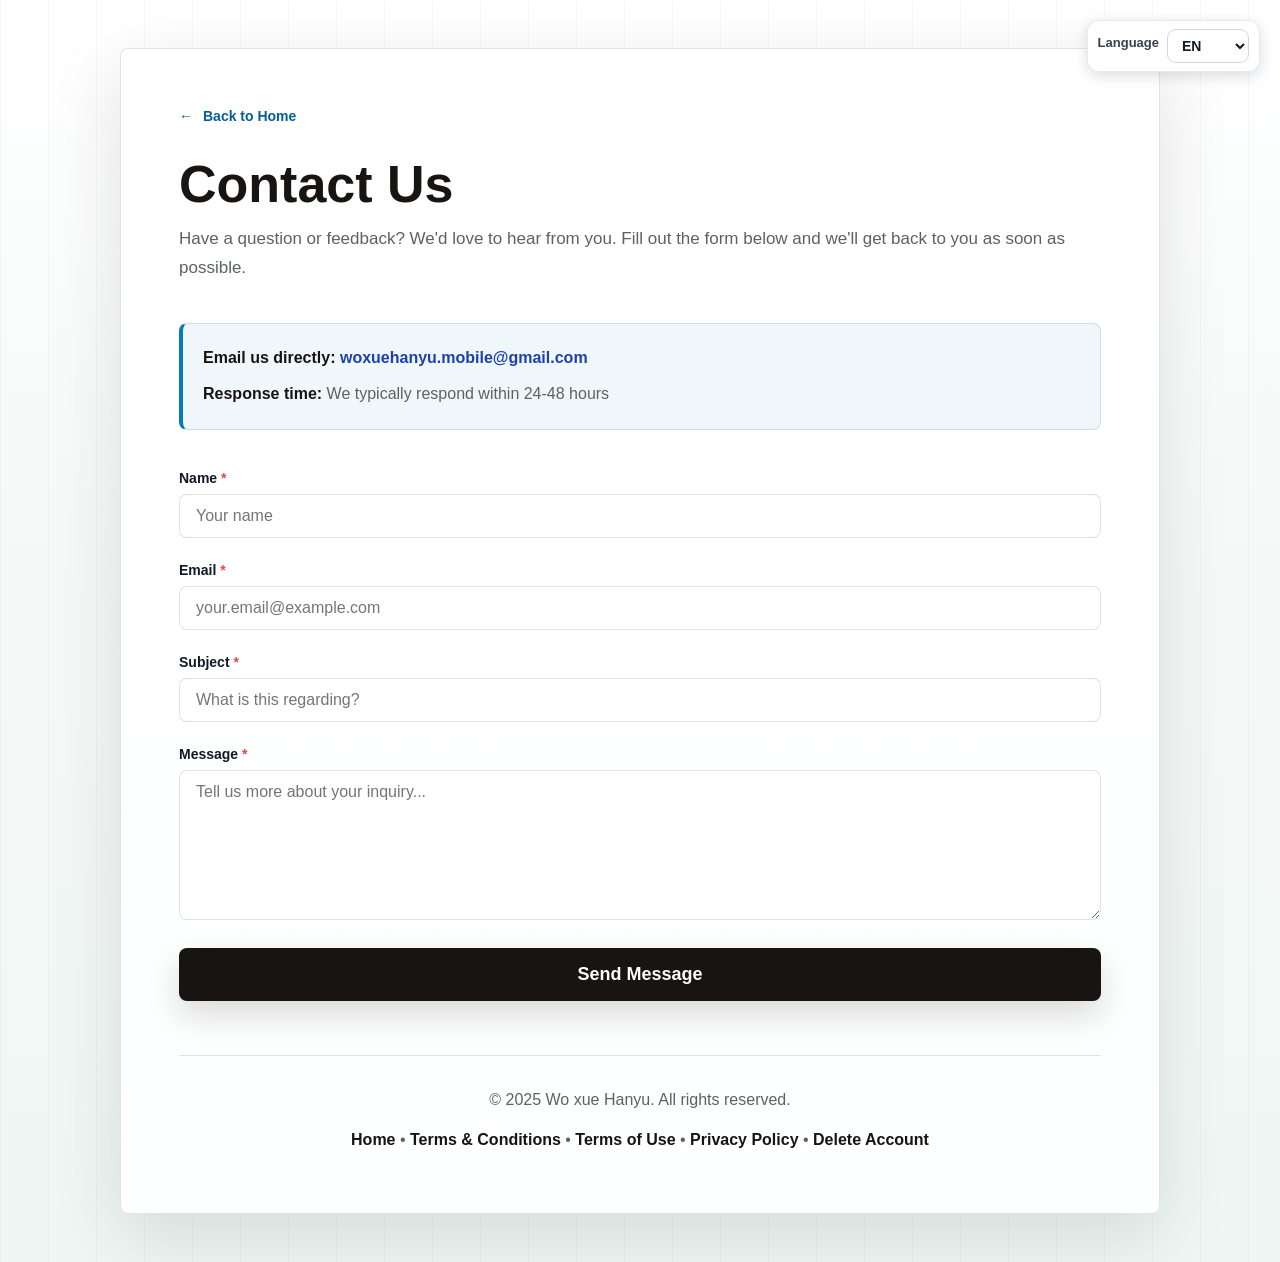
<file: contact/index.html>
<!DOCTYPE html>
<html lang="en">
<head>
  <meta charset="UTF-8">
  <meta name="viewport" content="width=device-width, initial-scale=1.0">
  <title>Contact Us - Wo xue Hanyu</title>
  <meta name="description" content="Get in touch with Wo xue Hanyu. We're here to help with any questions or feedback.">
  <link rel="icon" href="/assets/app_icon.png">

  <!-- Smart App Banner for iOS -->
  <meta name="apple-itunes-app" content="app-id=6754384426">

  <style>
    * {
      margin: 0;
      padding: 0;
      box-sizing: border-box;
    }

    body {
      font-family: -apple-system, BlinkMacSystemFont, 'Segoe UI', Roboto, Oxygen, Ubuntu, sans-serif;
      background: linear-gradient(135deg, #667eea 0%, #764ba2 100%);
      min-height: 100vh;
      color: #111827;
      padding: 40px 20px;
    }

    body.smart-banner-visible {
      padding-top: 116px;
    }

    /* Smart App Banner */
    .smart-banner {
      position: fixed;
      top: 0;
      left: 0;
      right: 0;
      background: white;
      border-bottom: 1px solid #e5e7eb;
      padding: 12px 16px;
      display: flex;
      align-items: center;
      gap: 12px;
      z-index: 9999;
      box-shadow: 0 2px 8px rgba(0,0,0,0.1);
      transform: translateY(-100%);
      transition: transform 0.3s ease;
    }

    .smart-banner.show {
      transform: translateY(0);
    }

    .smart-banner.hidden {
      display: none;
    }

    .smart-banner-icon {
      width: 48px;
      height: 48px;
      border-radius: 10px;
      flex-shrink: 0;
    }

    .smart-banner-info {
      flex: 1;
      min-width: 0;
    }

    .smart-banner-title {
      font-weight: 600;
      font-size: 14px;
      color: #111827;
      margin-bottom: 2px;
    }

    .smart-banner-subtitle {
      font-size: 12px;
      color: #6b7280;
    }

    .smart-banner-button {
      padding: 8px 20px;
      background: #667eea;
      color: white;
      border: none;
      border-radius: 20px;
      font-weight: 600;
      font-size: 14px;
      cursor: pointer;
      white-space: nowrap;
      flex-shrink: 0;
      transition: background 0.2s;
    }

    .smart-banner-button:hover {
      background: #5568d3;
    }

    .smart-banner-close {
      background: none;
      border: none;
      color: #9ca3af;
      font-size: 24px;
      cursor: pointer;
      padding: 0;
      width: 24px;
      height: 24px;
      display: flex;
      align-items: center;
      justify-content: center;
      flex-shrink: 0;
      line-height: 1;
    }

    .smart-banner-close:hover {
      color: #6b7280;
    }

    .container {
      max-width: 700px;
      margin: 0 auto;
      background: white;
      border-radius: 24px;
      padding: 60px;
      box-shadow: 0 20px 60px rgba(0,0,0,0.2);
      animation: fadeInUp 0.8s ease-out;
    }

    @keyframes fadeInUp {
      from {
        opacity: 0;
        transform: translateY(40px);
      }
      to {
        opacity: 1;
        transform: translateY(0);
      }
    }

    .back-link {
      display: inline-flex;
      align-items: center;
      gap: 8px;
      color: #667eea;
      text-decoration: none;
      font-weight: 600;
      margin-bottom: 32px;
      transition: all 0.2s ease;
    }

    .back-link:hover {
      color: #764ba2;
      transform: translateX(-4px);
    }

    h1 {
      font-size: 42px;
      font-weight: 800;
      background: linear-gradient(135deg, #667eea, #764ba2);
      -webkit-background-clip: text;
      -webkit-text-fill-color: transparent;
      background-clip: text;
      margin-bottom: 16px;
    }

    .subtitle {
      color: #6b7280;
      font-size: 18px;
      margin-bottom: 40px;
      line-height: 1.6;
    }

    .contact-info {
      background: #f0f9ff;
      border-left: 4px solid #3b82f6;
      padding: 20px;
      margin-bottom: 40px;
      border-radius: 8px;
    }

    .contact-info p {
      margin-bottom: 8px;
      color: #1e40af;
      font-size: 16px;
    }

    .contact-info p:last-child {
      margin-bottom: 0;
    }

    .contact-info a {
      color: #1e40af;
      font-weight: 600;
      text-decoration: none;
    }

    .contact-info a:hover {
      text-decoration: underline;
    }

    .form-group {
      margin-bottom: 24px;
    }

    label {
      display: block;
      font-weight: 600;
      color: #111827;
      margin-bottom: 8px;
      font-size: 14px;
    }

    input[type="text"],
    input[type="email"],
    textarea {
      width: 100%;
      padding: 12px 16px;
      border: 2px solid #e5e7eb;
      border-radius: 12px;
      font-size: 16px;
      font-family: inherit;
      transition: all 0.2s;
      background: white;
    }

    input[type="text"]:focus,
    input[type="email"]:focus,
    textarea:focus {
      outline: none;
      border-color: #667eea;
      box-shadow: 0 0 0 3px rgba(102, 126, 234, 0.1);
    }

    textarea {
      resize: vertical;
      min-height: 150px;
    }

    .required {
      color: #ef4444;
    }

    .submit-btn {
      width: 100%;
      padding: 16px 32px;
      background: linear-gradient(135deg, #667eea, #764ba2);
      color: white;
      border: none;
      border-radius: 12px;
      font-weight: 600;
      font-size: 18px;
      cursor: pointer;
      transition: all 0.3s ease;
      box-shadow: 0 4px 12px rgba(102, 126, 234, 0.4);
    }

    .submit-btn:hover {
      transform: translateY(-2px);
      box-shadow: 0 6px 20px rgba(102, 126, 234, 0.5);
    }

    .submit-btn:active {
      transform: translateY(0);
    }

    .submit-btn:disabled {
      background: #9ca3af;
      cursor: not-allowed;
      transform: none;
    }

    .success-message {
      background: #d1fae5;
      border-left: 4px solid #10b981;
      padding: 16px 20px;
      margin-bottom: 24px;
      border-radius: 8px;
      color: #065f46;
      display: none;
    }

    .success-message.show {
      display: block;
    }

    footer {
      text-align: center;
      margin-top: 40px;
      padding-top: 40px;
      border-top: 2px solid #e5e7eb;
      color: #6b7280;
      font-size: 14px;
    }

    footer a {
      color: #667eea;
      text-decoration: none;
      font-weight: 500;
      transition: color 0.2s;
    }

    footer a:hover {
      color: #764ba2;
    }

    @media (max-width: 768px) {
      .container {
        padding: 40px 28px;
      }

      h1 {
        font-size: 32px;
      }

      .subtitle {
        font-size: 16px;
      }
    }
  </style>
  <link rel="stylesheet" href="/assets/legal-pages.css">
  <link rel="stylesheet" href="/assets/language.css">
  <script src="/assets/language.js" defer></script>

</head>
<body>
  <!-- Smart App Banner -->
  <div class="smart-banner" id="smartBanner">
    <img src="/assets/app_icon.png" alt="App Icon" class="smart-banner-icon">
    <div class="smart-banner-info">
      <div class="smart-banner-title">Wo xue Hanyu</div>
      <div class="smart-banner-subtitle" id="bannerSubtitle">Get the app</div>
    </div>
    <button class="smart-banner-button" id="bannerButton">VIEW</button>
    <button class="smart-banner-close" id="bannerClose">&times;</button>
  </div>

  <div class="container">
    <a href="/" class="back-link">
      <span>←</span>
      <span id="backText">Back to Home</span>
    </a>

    <h1 id="pageTitle">Contact Us</h1>
    <p class="subtitle" id="subtitle">Have a question or feedback? We'd love to hear from you. Fill out the form below and we'll get back to you as soon as possible.</p>

    <div class="contact-info">
      <p><strong id="directEmailLabel">Email us directly:</strong> <a href="mailto:woxuehanyu.mobile@gmail.com">woxuehanyu.mobile@gmail.com</a></p>
      <p><strong id="responseLabel">Response time:</strong> <span id="responseText">We typically respond within 24-48 hours</span></p>
    </div>

    <div class="success-message" id="successMessage">
      Thank you for your message! We'll get back to you soon.
    </div>

    <form id="contactForm" method="POST">
      <div class="form-group">
        <label for="name" id="nameLabel">Name <span class="required">*</span></label>
        <input type="text" id="name" name="name" required placeholder="Your name">
      </div>

      <div class="form-group">
        <label for="email" id="emailLabel">Email <span class="required">*</span></label>
        <input type="email" id="email" name="email" required placeholder="your.email@example.com">
      </div>

      <div class="form-group">
        <label for="subject" id="subjectLabel">Subject <span class="required">*</span></label>
        <input type="text" id="subject" name="subject" required placeholder="What is this regarding?">
      </div>

      <div class="form-group">
        <label for="message" id="messageLabel">Message <span class="required">*</span></label>
        <textarea id="message" name="message" required placeholder="Tell us more about your inquiry..."></textarea>
      </div>

      <button type="submit" class="submit-btn" id="submitBtn">Send Message</button>
    </form>

    <footer>
      <p id="footerCopyright">&copy; 2025 Wo xue Hanyu. All rights reserved.</p>
      <p style="margin-top: 12px;">
        <a href="/" id="footerHome">Home</a> •
        <a href="/terms_and_conditions" id="footerTermsConditions">Terms & Conditions</a> •
        <a href="/EULA" id="footerTerms">Terms of Use</a> •
        <a href="/privacy_policy" id="footerPrivacy">Privacy Policy</a> •
        <a href="/delete-account" id="footerDelete">Delete Account</a>
      </p>
    </footer>
  </div>

  <script>
    const contactTranslations = {
      en: {
        title: 'Contact Us - Wo xue Hanyu',
        back: 'Back to Home',
        pageTitle: 'Contact Us',
        subtitle: "Have a question or feedback? We'd love to hear from you. Fill out the form below and we'll get back to you as soon as possible.",
        directEmail: 'Email us directly:',
        responseLabel: 'Response time:',
        response: 'We typically respond within 24-48 hours',
        success: "Thank you for your message! We'll get back to you soon.",
        name: 'Name <span class="required">*</span>',
        email: 'Email <span class="required">*</span>',
        subject: 'Subject <span class="required">*</span>',
        message: 'Message <span class="required">*</span>',
        namePlaceholder: 'Your name',
        emailPlaceholder: 'your.email@example.com',
        subjectPlaceholder: 'What is this regarding?',
        messagePlaceholder: 'Tell us more about your inquiry...',
        send: 'Send Message',
        footer: '© 2025 Wo xue Hanyu. All rights reserved.',
        home: 'Home',
        termsConditions: 'Terms & Conditions',
        terms: 'Terms of Use',
        privacy: 'Privacy Policy',
        deleteAccount: 'Delete Account'
      },
      vi: {
        title: 'Liên Hệ - Wo xue Hanyu',
        back: 'Về trang chủ',
        pageTitle: 'Liên Hệ',
        subtitle: 'Bạn có câu hỏi hoặc góp ý? Hãy gửi thông tin bên dưới, chúng tôi sẽ phản hồi sớm nhất có thể.',
        directEmail: 'Gửi email trực tiếp:',
        responseLabel: 'Thời gian phản hồi:',
        response: 'Chúng tôi thường phản hồi trong vòng 24-48 giờ',
        success: 'Cảm ơn bạn đã gửi tin nhắn! Chúng tôi sẽ phản hồi sớm.',
        name: 'Tên <span class="required">*</span>',
        email: 'Email <span class="required">*</span>',
        subject: 'Chủ đề <span class="required">*</span>',
        message: 'Nội dung <span class="required">*</span>',
        namePlaceholder: 'Tên của bạn',
        emailPlaceholder: 'email.cua.ban@example.com',
        subjectPlaceholder: 'Bạn muốn liên hệ về vấn đề gì?',
        messagePlaceholder: 'Hãy cho chúng tôi biết thêm về yêu cầu của bạn...',
        send: 'Gửi Tin Nhắn',
        footer: '© 2025 Wo xue Hanyu. Bảo lưu mọi quyền.',
        home: 'Trang chủ',
        termsConditions: 'Điều Khoản & Điều Kiện',
        terms: 'Điều Khoản Sử Dụng',
        privacy: 'Chính Sách Bảo Mật',
        deleteAccount: 'Xóa Tài Khoản'
      }
    };

    window.applyLanguage = function(lang) {
      const t = contactTranslations[lang] || contactTranslations.en;
      document.documentElement.lang = contactTranslations[lang] ? lang : 'en';
      document.title = t.title;
      document.getElementById('backText').textContent = t.back;
      document.getElementById('pageTitle').textContent = t.pageTitle;
      document.getElementById('subtitle').textContent = t.subtitle;
      document.getElementById('directEmailLabel').textContent = t.directEmail;
      document.getElementById('responseLabel').textContent = t.responseLabel;
      document.getElementById('responseText').textContent = t.response;
      document.getElementById('successMessage').textContent = t.success;
      document.getElementById('nameLabel').innerHTML = t.name;
      document.getElementById('emailLabel').innerHTML = t.email;
      document.getElementById('subjectLabel').innerHTML = t.subject;
      document.getElementById('messageLabel').innerHTML = t.message;
      document.getElementById('name').placeholder = t.namePlaceholder;
      document.getElementById('email').placeholder = t.emailPlaceholder;
      document.getElementById('subject').placeholder = t.subjectPlaceholder;
      document.getElementById('message').placeholder = t.messagePlaceholder;
      document.getElementById('submitBtn').textContent = t.send;
      document.getElementById('footerCopyright').textContent = t.footer;
      document.getElementById('footerHome').textContent = t.home;
      document.getElementById('footerTermsConditions').textContent = t.termsConditions;
      document.getElementById('footerTerms').textContent = t.terms;
      document.getElementById('footerPrivacy').textContent = t.privacy;
      document.getElementById('footerDelete').textContent = t.deleteAccount;
    };

    // Smart App Banner
    (function() {
      const banner = document.getElementById('smartBanner');
      const bannerButton = document.getElementById('bannerButton');
      const bannerClose = document.getElementById('bannerClose');
      const bannerSubtitle = document.getElementById('bannerSubtitle');

      const bannerDismissed = localStorage.getItem('smartBannerDismissed');
      if (bannerDismissed) {
        banner.classList.add('hidden');
        return;
      }

      const userAgent = navigator.userAgent || navigator.vendor || window.opera;
      const isIOS = /iPad|iPhone|iPod/.test(userAgent) && !window.MSStream;
      const isAndroid = /android/i.test(userAgent);

      const universalLink = 'https://woxuehanyu.com/app';
      const appStoreLink = 'https://apps.apple.com/app/id6754384426';
      const playStoreLink = 'https://play.google.com/store/apps/details?id=com.woxuehanyu.prod';

      if (isIOS || isAndroid) {
        setTimeout(() => {
          banner.classList.add('show');
          document.body.classList.add('smart-banner-visible');
        }, 500);

        if (isIOS) {
          bannerSubtitle.textContent = 'Free - On the App Store';
        } else if (isAndroid) {
          bannerSubtitle.textContent = 'Free - On Google Play';
        }

        bannerButton.addEventListener('click', () => {
          window.location.href = universalLink;
          setTimeout(() => {
            if (isIOS) {
              window.location.href = appStoreLink;
            } else if (isAndroid) {
              window.location.href = playStoreLink;
            }
          }, 1500);
        });

        bannerClose.addEventListener('click', () => {
          banner.classList.remove('show');
          setTimeout(() => {
            banner.classList.add('hidden');
            document.body.classList.remove('smart-banner-visible');
          }, 300);
          localStorage.setItem('smartBannerDismissed', 'true');
        });
      } else {
        banner.classList.add('hidden');
      }
    })();

    // Contact Form Handling
    const form = document.getElementById('contactForm');
    const submitBtn = document.getElementById('submitBtn');
    const successMessage = document.getElementById('successMessage');

    form.addEventListener('submit', function(e) {
      e.preventDefault();

      // Get form data
      const formData = new FormData(form);
      const name = formData.get('name');
      const email = formData.get('email');
      const subject = formData.get('subject');
      const message = formData.get('message');

      // Create mailto link with form data
      const mailtoLink = `mailto:woxuehanyu.mobile@gmail.com?subject=${encodeURIComponent(subject)}&body=${encodeURIComponent(
        `Name: ${name}\nEmail: ${email}\n\nMessage:\n${message}`
      )}`;

      // Open user's email client
      window.location.href = mailtoLink;

      // Show success message
      setTimeout(() => {
        successMessage.classList.add('show');
        form.reset();

        // Hide success message after 5 seconds
        setTimeout(() => {
          successMessage.classList.remove('show');
        }, 5000);
      }, 500);
    });
  </script>
</body>
</html>
</file>
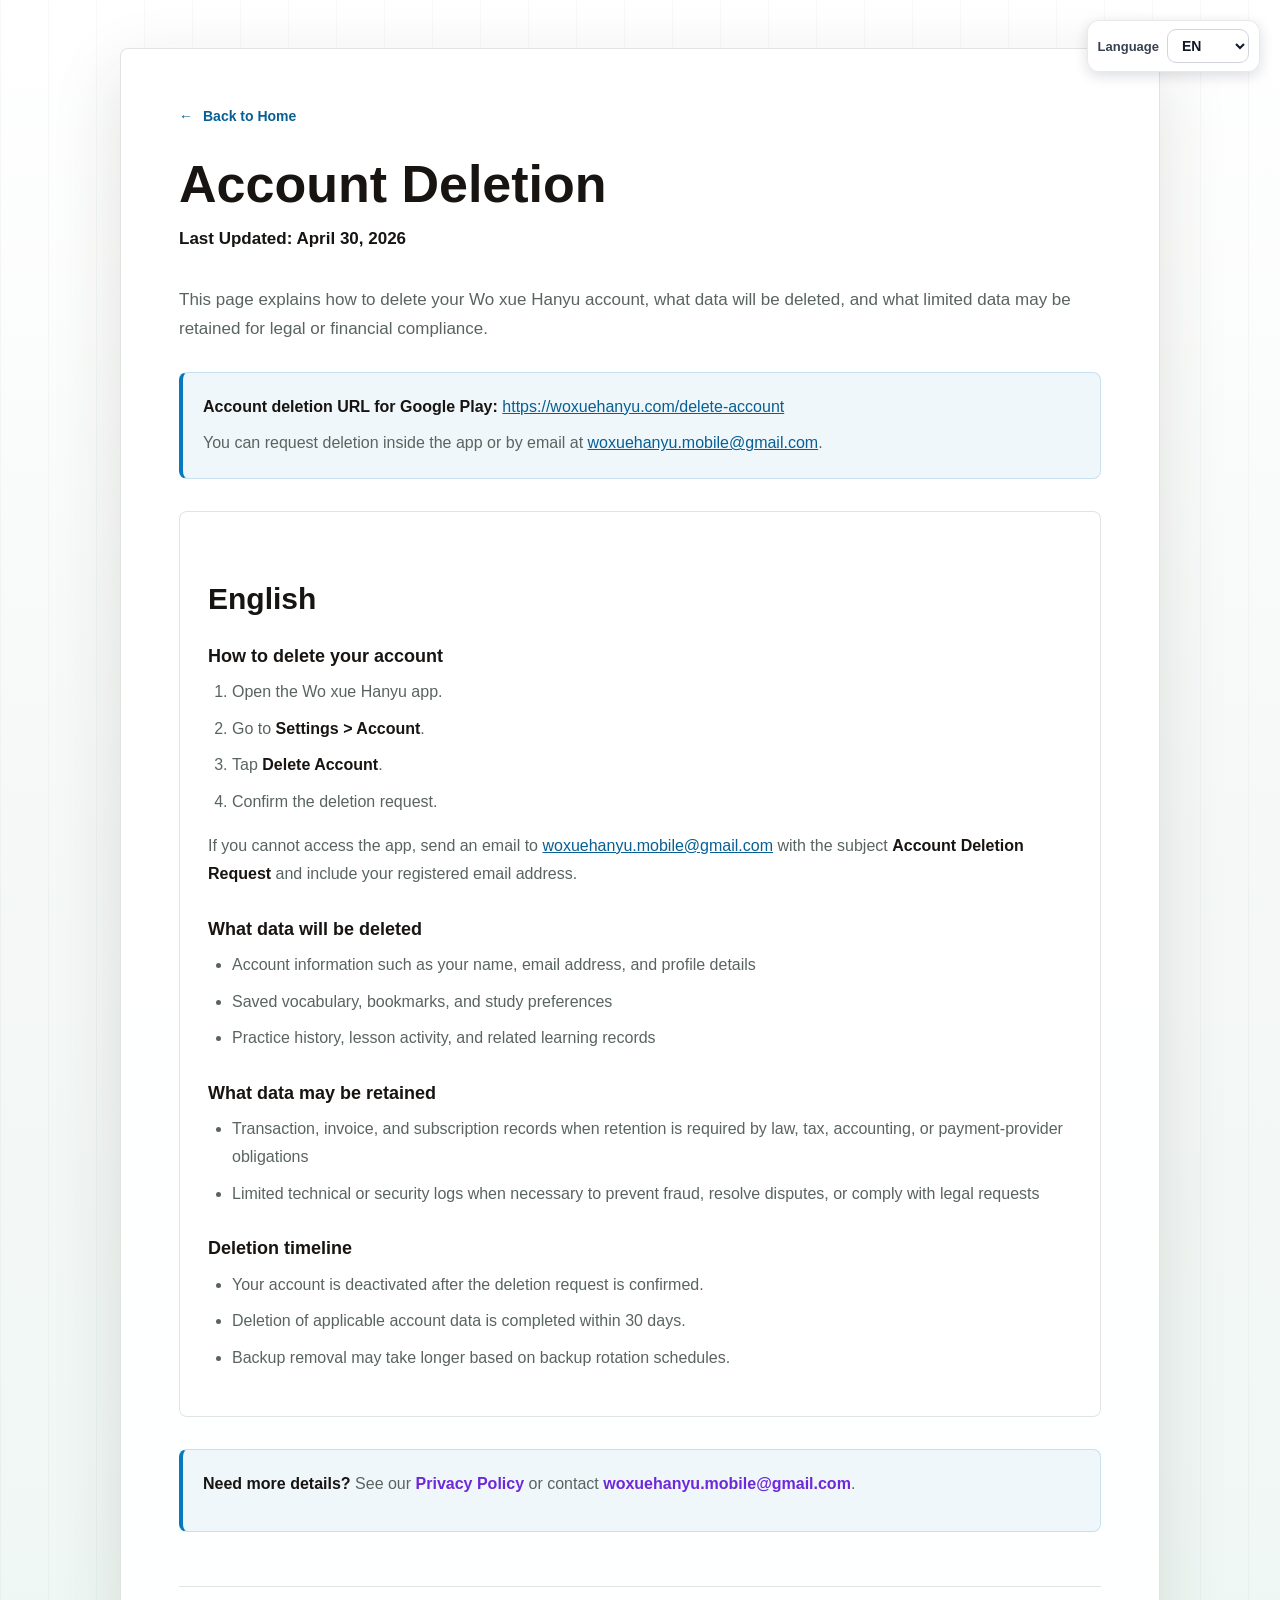
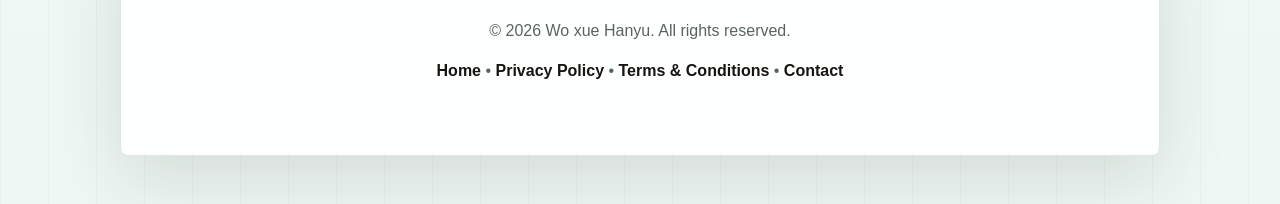
<file: delete-account/index.html>
<!DOCTYPE html>
<html lang="en">
<head>
  <meta charset="UTF-8">
  <meta name="viewport" content="width=device-width, initial-scale=1.0">
  <title>Account Deletion - Wo xue Hanyu</title>
  <meta name="description" content="How to delete your Wo xue Hanyu account and what data is deleted or retained.">
  <link rel="icon" href="/assets/app_icon.png">

  <meta name="apple-itunes-app" content="app-id=6754384426">

  <style>
    * {
      margin: 0;
      padding: 0;
      box-sizing: border-box;
    }

    body {
      font-family: -apple-system, BlinkMacSystemFont, 'Segoe UI', Roboto, Oxygen, Ubuntu, sans-serif;
      background: linear-gradient(135deg, #667eea 0%, #764ba2 100%);
      min-height: 100vh;
      color: #111827;
      padding: 40px 20px;
    }

    body.smart-banner-visible {
      padding-top: 116px;
    }

    .smart-banner {
      position: fixed;
      top: 0;
      left: 0;
      right: 0;
      background: white;
      border-bottom: 1px solid #e5e7eb;
      padding: 12px 16px;
      display: flex;
      align-items: center;
      gap: 12px;
      z-index: 9999;
      box-shadow: 0 2px 8px rgba(0,0,0,0.1);
      transform: translateY(-100%);
      transition: transform 0.3s ease;
    }

    .smart-banner.show {
      transform: translateY(0);
    }

    .smart-banner.hidden {
      display: none;
    }

    .smart-banner-icon {
      width: 48px;
      height: 48px;
      border-radius: 10px;
      flex-shrink: 0;
    }

    .smart-banner-info {
      flex: 1;
      min-width: 0;
    }

    .smart-banner-title {
      font-weight: 600;
      font-size: 14px;
      color: #111827;
      margin-bottom: 2px;
    }

    .smart-banner-subtitle {
      font-size: 12px;
      color: #6b7280;
    }

    .smart-banner-button {
      padding: 8px 20px;
      background: #667eea;
      color: white;
      border: none;
      border-radius: 20px;
      font-weight: 600;
      font-size: 14px;
      cursor: pointer;
      white-space: nowrap;
      flex-shrink: 0;
      transition: background 0.2s;
    }

    .smart-banner-button:hover {
      background: #5568d3;
    }

    .smart-banner-close {
      background: none;
      border: none;
      color: #9ca3af;
      font-size: 24px;
      cursor: pointer;
      padding: 0;
      width: 24px;
      height: 24px;
      display: flex;
      align-items: center;
      justify-content: center;
      flex-shrink: 0;
      line-height: 1;
    }

    .smart-banner-close:hover {
      color: #6b7280;
    }

    .container {
      max-width: 980px;
      margin: 0 auto;
      background: white;
      border-radius: 24px;
      padding: 60px;
      box-shadow: 0 20px 60px rgba(0,0,0,0.2);
      animation: fadeInUp 0.8s ease-out;
    }

    @keyframes fadeInUp {
      from {
        opacity: 0;
        transform: translateY(40px);
      }
      to {
        opacity: 1;
        transform: translateY(0);
      }
    }

    .back-link {
      display: inline-flex;
      align-items: center;
      gap: 8px;
      color: #667eea;
      text-decoration: none;
      font-weight: 600;
      margin-bottom: 32px;
      transition: all 0.2s ease;
    }

    .back-link:hover {
      color: #764ba2;
      transform: translateX(-4px);
    }

    h1 {
      font-size: 42px;
      font-weight: 800;
      background: linear-gradient(135deg, #667eea, #764ba2);
      -webkit-background-clip: text;
      -webkit-text-fill-color: transparent;
      background-clip: text;
      margin-bottom: 16px;
    }

    .last-updated {
      color: #6b7280;
      font-size: 16px;
      margin-bottom: 32px;
      font-weight: 500;
    }

    .lead {
      font-size: 18px;
      line-height: 1.8;
      color: #4b5563;
      margin-bottom: 28px;
    }

    .notice {
      background: #eff6ff;
      border-left: 4px solid #3b82f6;
      padding: 20px;
      border-radius: 10px;
      margin-bottom: 32px;
    }

    .notice p {
      margin-bottom: 8px;
      color: #1f2937;
      line-height: 1.7;
    }

    .notice p:last-child {
      margin-bottom: 0;
    }

    .language-sections {
      display: grid;
      grid-template-columns: repeat(auto-fit, minmax(320px, 1fr));
      gap: 24px;
    }

    .section-card {
      background: #f9fafb;
      border: 1px solid #e5e7eb;
      border-radius: 20px;
      padding: 28px;
    }

    .section-card[hidden] {
      display: none;
    }

    h2 {
      font-size: 28px;
      font-weight: 700;
      color: #111827;
      margin-bottom: 20px;
    }

    h3 {
      font-size: 18px;
      font-weight: 700;
      color: #111827;
      margin-top: 24px;
      margin-bottom: 10px;
    }

    p {
      font-size: 16px;
      line-height: 1.8;
      color: #4b5563;
      margin-bottom: 12px;
    }

    ul, ol {
      margin-left: 24px;
      margin-bottom: 16px;
    }

    li {
      font-size: 16px;
      line-height: 1.8;
      color: #4b5563;
      margin-bottom: 8px;
    }

    strong {
      color: #111827;
    }

    .cta-box {
      margin-top: 32px;
      background: #fef3c7;
      border-left: 4px solid #f59e0b;
      border-radius: 10px;
      padding: 20px;
    }

    .cta-box a {
      color: #6d28d9;
      font-weight: 700;
      text-decoration: none;
    }

    .cta-box a:hover {
      text-decoration: underline;
    }

    footer {
      text-align: center;
      margin-top: 60px;
      padding-top: 40px;
      border-top: 2px solid #e5e7eb;
      color: #6b7280;
      font-size: 14px;
    }

    footer a {
      color: #667eea;
      text-decoration: none;
      font-weight: 500;
      transition: color 0.2s;
    }

    footer a:hover {
      color: #764ba2;
    }

    @media (max-width: 768px) {
      .container {
        padding: 40px 24px;
      }

      h1 {
        font-size: 32px;
      }

      h2 {
        font-size: 24px;
      }
    }
  </style>
  <link rel="stylesheet" href="/assets/legal-pages.css">
  <link rel="stylesheet" href="/assets/language.css">
  <script src="/assets/language.js" defer></script>

</head>
<body>
  <div class="smart-banner" id="smartBanner">
    <img src="/assets/app_icon.png" alt="App Icon" class="smart-banner-icon">
    <div class="smart-banner-info">
      <div class="smart-banner-title">Wo xue Hanyu</div>
      <div class="smart-banner-subtitle" id="bannerSubtitle">Get the app</div>
    </div>
    <button class="smart-banner-button" id="bannerButton">VIEW</button>
    <button class="smart-banner-close" id="bannerClose">&times;</button>
  </div>

  <div class="container">
    <a href="/" class="back-link">
      <span>←</span>
      <span id="backText">Back to Home</span>
    </a>

    <h1 id="pageTitle">Account Deletion</h1>
    <p class="last-updated"><strong id="lastUpdated">Last Updated: April 30, 2026</strong></p>
    <p class="lead" id="leadText">This page explains how to delete your Wo xue Hanyu account, what data will be deleted, and what limited data may be retained for legal or financial compliance.</p>

    <div class="notice">
      <p><strong id="googlePlayLabel">Account deletion URL for Google Play:</strong> <a href="https://woxuehanyu.com/delete-account">https://woxuehanyu.com/delete-account</a></p>
      <p id="requestText">You can request deletion inside the app or by email at <a href="mailto:woxuehanyu.mobile@gmail.com">woxuehanyu.mobile@gmail.com</a>.</p>
    </div>

    <div class="language-sections">
      <section class="section-card" data-lang-panel="en" aria-labelledby="en-section">
        <h2 id="en-section">English</h2>

        <h3>How to delete your account</h3>
        <ol>
          <li>Open the Wo xue Hanyu app.</li>
          <li>Go to <strong>Settings &gt; Account</strong>.</li>
          <li>Tap <strong>Delete Account</strong>.</li>
          <li>Confirm the deletion request.</li>
        </ol>
        <p>If you cannot access the app, send an email to <a href="mailto:woxuehanyu.mobile@gmail.com">woxuehanyu.mobile@gmail.com</a> with the subject <strong>Account Deletion Request</strong> and include your registered email address.</p>

        <h3>What data will be deleted</h3>
        <ul>
          <li>Account information such as your name, email address, and profile details</li>
          <li>Saved vocabulary, bookmarks, and study preferences</li>
          <li>Practice history, lesson activity, and related learning records</li>
        </ul>

        <h3>What data may be retained</h3>
        <ul>
          <li>Transaction, invoice, and subscription records when retention is required by law, tax, accounting, or payment-provider obligations</li>
          <li>Limited technical or security logs when necessary to prevent fraud, resolve disputes, or comply with legal requests</li>
        </ul>

        <h3>Deletion timeline</h3>
        <ul>
          <li>Your account is deactivated after the deletion request is confirmed.</li>
          <li>Deletion of applicable account data is completed within 30 days.</li>
          <li>Backup removal may take longer based on backup rotation schedules.</li>
        </ul>
      </section>

      <section class="section-card" data-lang-panel="vi" aria-labelledby="vi-section">
        <h2 id="vi-section">Tiếng Việt</h2>

        <h3>Cách xóa tài khoản</h3>
        <ol>
          <li>Mở ứng dụng Wo xue Hanyu.</li>
          <li>Vào <strong>Cài đặt &gt; Tài khoản</strong>.</li>
          <li>Chọn <strong>Xóa tài khoản</strong>.</li>
          <li>Xác nhận yêu cầu xóa.</li>
        </ol>
        <p>Nếu bạn không thể truy cập ứng dụng, hãy gửi email tới <a href="mailto:woxuehanyu.mobile@gmail.com">woxuehanyu.mobile@gmail.com</a> với tiêu đề <strong>Account Deletion Request</strong> và cung cấp email đã đăng ký.</p>

        <h3>Dữ liệu sẽ bị xóa</h3>
        <ul>
          <li>Thông tin tài khoản như tên, email và thông tin hồ sơ</li>
          <li>Từ vựng đã lưu, dấu trang và tùy chọn học tập</li>
          <li>Lịch sử luyện tập, hoạt động bài học và dữ liệu học liên quan</li>
        </ul>

        <h3>Dữ liệu có thể được lưu giữ</h3>
        <ul>
          <li>Bản ghi giao dịch, hóa đơn và thuê bao khi pháp luật, thuế, kế toán hoặc nhà cung cấp thanh toán yêu cầu lưu giữ</li>
          <li>Một số nhật ký kỹ thuật hoặc bảo mật ở mức giới hạn khi cần để chống gian lận, giải quyết tranh chấp hoặc tuân thủ yêu cầu pháp lý</li>
        </ul>

        <h3>Thời gian xử lý</h3>
        <ul>
          <li>Tài khoản sẽ bị vô hiệu hóa sau khi yêu cầu xóa được xác nhận.</li>
          <li>Việc xóa dữ liệu tài khoản áp dụng sẽ hoàn tất trong vòng 30 ngày.</li>
          <li>Dữ liệu trong bản sao lưu có thể mất thêm thời gian để được xóa theo chu kỳ backup.</li>
        </ul>
      </section>
    </div>

    <div class="cta-box">
      <p id="ctaText"><strong>Need more details?</strong> See our <a href="/privacy_policy">Privacy Policy</a> or contact <a href="mailto:woxuehanyu.mobile@gmail.com">woxuehanyu.mobile@gmail.com</a>.</p>
    </div>

    <footer>
      <p id="footerCopyright">&copy; 2026 Wo xue Hanyu. All rights reserved.</p>
      <p style="margin-top: 12px;">
        <a href="/" id="footerHome">Home</a> •
        <a href="/privacy_policy" id="footerPrivacy">Privacy Policy</a> •
        <a href="/terms_and_conditions" id="footerTerms">Terms &amp; Conditions</a> •
        <a href="/contact" id="footerContact">Contact</a>
      </p>
    </footer>
  </div>

  <script>
    const deleteAccountTranslations = {
      en: {
        title: 'Account Deletion - Wo xue Hanyu',
        back: 'Back to Home',
        pageTitle: 'Account Deletion',
        lastUpdated: 'Last Updated: April 30, 2026',
        lead: 'This page explains how to delete your Wo xue Hanyu account, what data will be deleted, and what limited data may be retained for legal or financial compliance.',
        googlePlay: 'Account deletion URL for Google Play:',
        request: 'You can request deletion inside the app or by email at <a href="mailto:woxuehanyu.mobile@gmail.com">woxuehanyu.mobile@gmail.com</a>.',
        cta: '<strong>Need more details?</strong> See our <a href="/privacy_policy">Privacy Policy</a> or contact <a href="mailto:woxuehanyu.mobile@gmail.com">woxuehanyu.mobile@gmail.com</a>.',
        footer: '© 2026 Wo xue Hanyu. All rights reserved.',
        home: 'Home',
        privacy: 'Privacy Policy',
        terms: 'Terms & Conditions',
        contact: 'Contact'
      },
      vi: {
        title: 'Xóa Tài Khoản - Wo xue Hanyu',
        back: 'Về trang chủ',
        pageTitle: 'Xóa Tài Khoản',
        lastUpdated: 'Cập nhật lần cuối: 30 tháng 4, 2026',
        lead: 'Trang này giải thích cách xóa tài khoản Wo xue Hanyu, dữ liệu nào sẽ bị xóa và dữ liệu giới hạn nào có thể được lưu giữ vì yêu cầu pháp lý hoặc tài chính.',
        googlePlay: 'URL xóa tài khoản cho Google Play:',
        request: 'Bạn có thể yêu cầu xóa trong ứng dụng hoặc qua email tại <a href="mailto:woxuehanyu.mobile@gmail.com">woxuehanyu.mobile@gmail.com</a>.',
        cta: '<strong>Cần thêm chi tiết?</strong> Xem <a href="/privacy_policy">Chính Sách Bảo Mật</a> hoặc liên hệ <a href="mailto:woxuehanyu.mobile@gmail.com">woxuehanyu.mobile@gmail.com</a>.',
        footer: '© 2026 Wo xue Hanyu. Bảo lưu mọi quyền.',
        home: 'Trang chủ',
        privacy: 'Chính Sách Bảo Mật',
        terms: 'Điều Khoản & Điều Kiện',
        contact: 'Liên Hệ'
      }
    };

    window.applyLanguage = function(lang) {
      const activeLang = deleteAccountTranslations[lang] ? lang : 'en';
      const t = deleteAccountTranslations[activeLang];
      document.documentElement.lang = activeLang;
      document.title = t.title;
      document.getElementById('backText').textContent = t.back;
      document.getElementById('pageTitle').textContent = t.pageTitle;
      document.getElementById('lastUpdated').textContent = t.lastUpdated;
      document.getElementById('leadText').textContent = t.lead;
      document.getElementById('googlePlayLabel').textContent = t.googlePlay;
      document.getElementById('requestText').innerHTML = t.request;
      document.getElementById('ctaText').innerHTML = t.cta;
      document.getElementById('footerCopyright').textContent = t.footer;
      document.getElementById('footerHome').textContent = t.home;
      document.getElementById('footerPrivacy').textContent = t.privacy;
      document.getElementById('footerTerms').textContent = t.terms;
      document.getElementById('footerContact').textContent = t.contact;
      document.querySelectorAll('[data-lang-panel]').forEach(function(panel) {
        panel.hidden = panel.getAttribute('data-lang-panel') !== activeLang;
      });
    };

    (function() {
      const banner = document.getElementById('smartBanner');
      const bannerButton = document.getElementById('bannerButton');
      const bannerClose = document.getElementById('bannerClose');
      const bannerSubtitle = document.getElementById('bannerSubtitle');

      const bannerDismissed = localStorage.getItem('smartBannerDismissed');
      if (bannerDismissed) {
        banner.classList.add('hidden');
        return;
      }

      const userAgent = navigator.userAgent || navigator.vendor || window.opera;
      const isIOS = /iPad|iPhone|iPod/.test(userAgent) && !window.MSStream;
      const isAndroid = /android/i.test(userAgent);

      const universalLink = 'https://woxuehanyu.com/app';
      const appStoreLink = 'https://apps.apple.com/app/id6754384426';
      const playStoreLink = 'https://play.google.com/store/apps/details?id=com.woxuehanyu.prod';

      if (isIOS || isAndroid) {
        setTimeout(() => {
          banner.classList.add('show');
          document.body.classList.add('smart-banner-visible');
        }, 500);

        if (isIOS) {
          bannerSubtitle.textContent = 'Free - On the App Store';
        } else if (isAndroid) {
          bannerSubtitle.textContent = 'Free - On Google Play';
        }

        bannerButton.addEventListener('click', () => {
          window.location.href = universalLink;
          setTimeout(() => {
            if (isIOS) {
              window.location.href = appStoreLink;
            } else if (isAndroid) {
              window.location.href = playStoreLink;
            }
          }, 1500);
        });

        bannerClose.addEventListener('click', () => {
          banner.classList.remove('show');
          setTimeout(() => {
            banner.classList.add('hidden');
            document.body.classList.remove('smart-banner-visible');
          }, 300);
          localStorage.setItem('smartBannerDismissed', 'true');
        });
      } else {
        banner.classList.add('hidden');
      }
    })();
  </script>
</body>
</html>
</file>
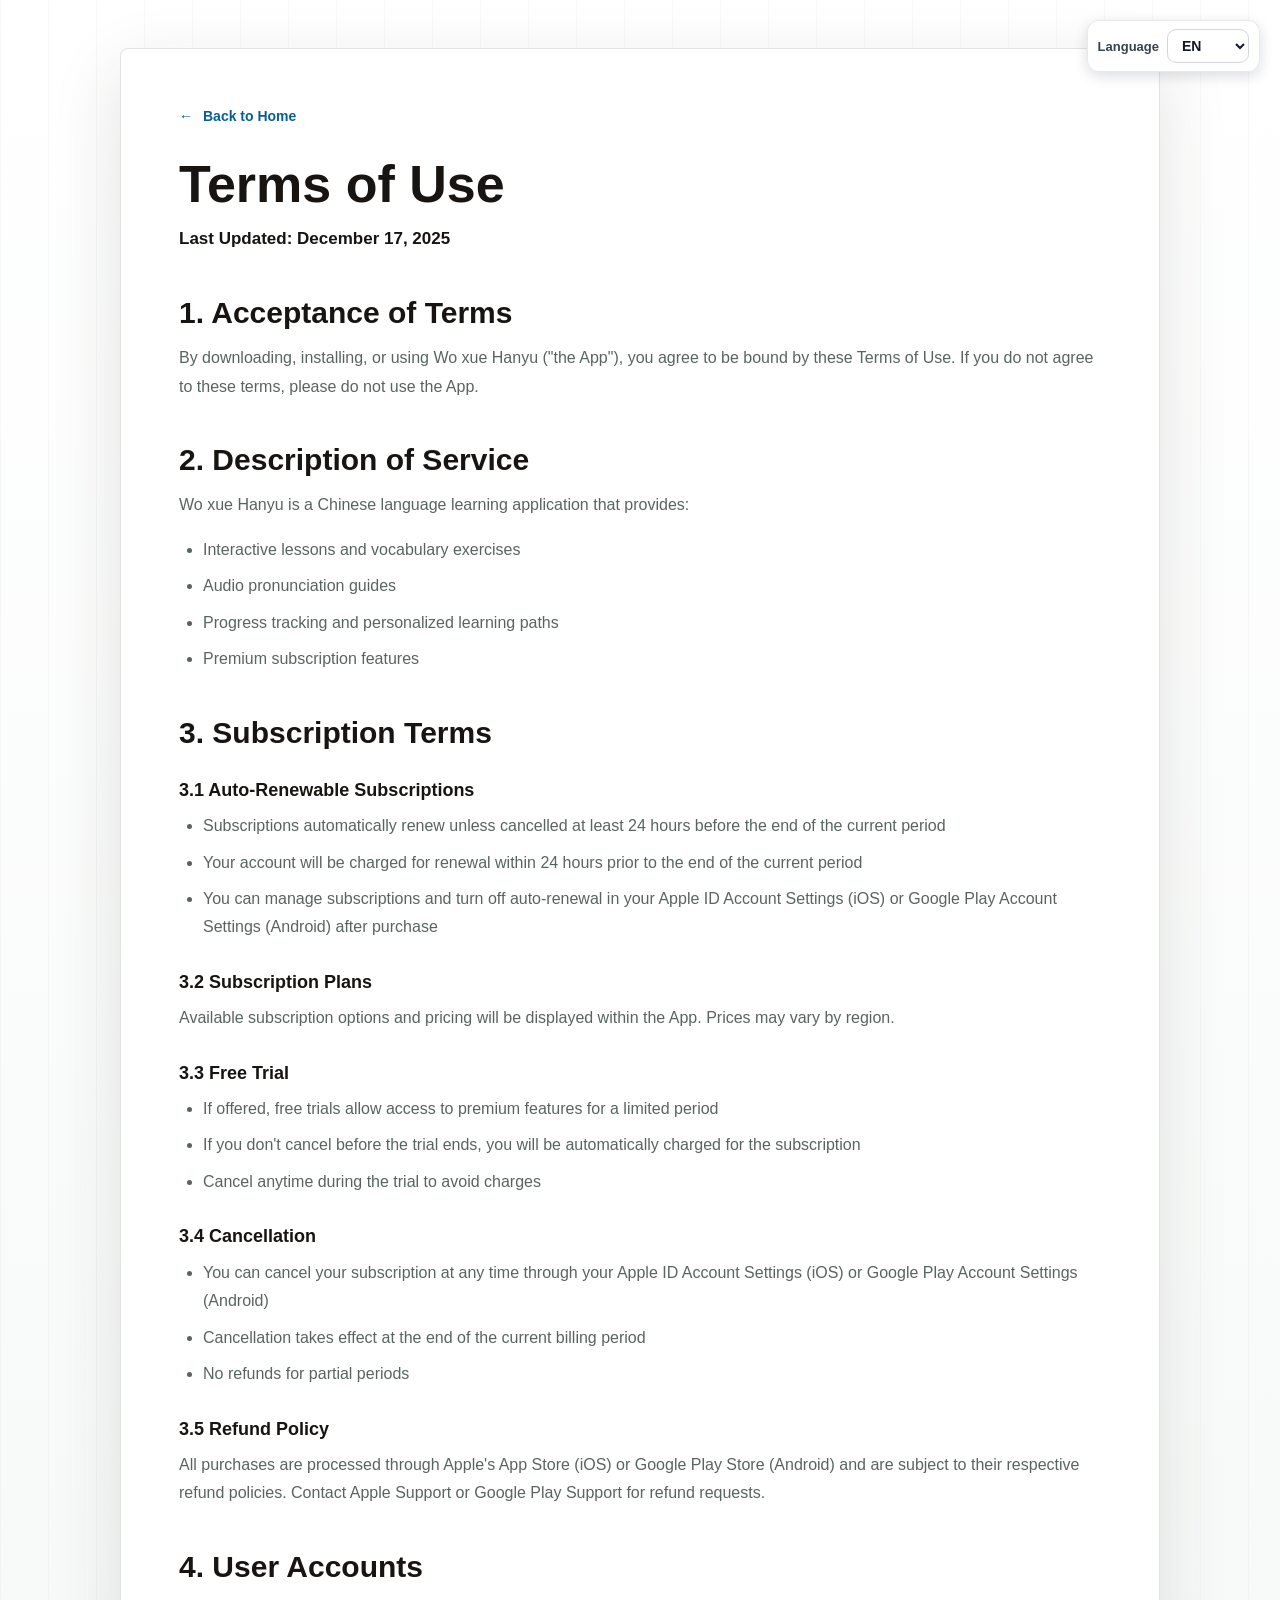
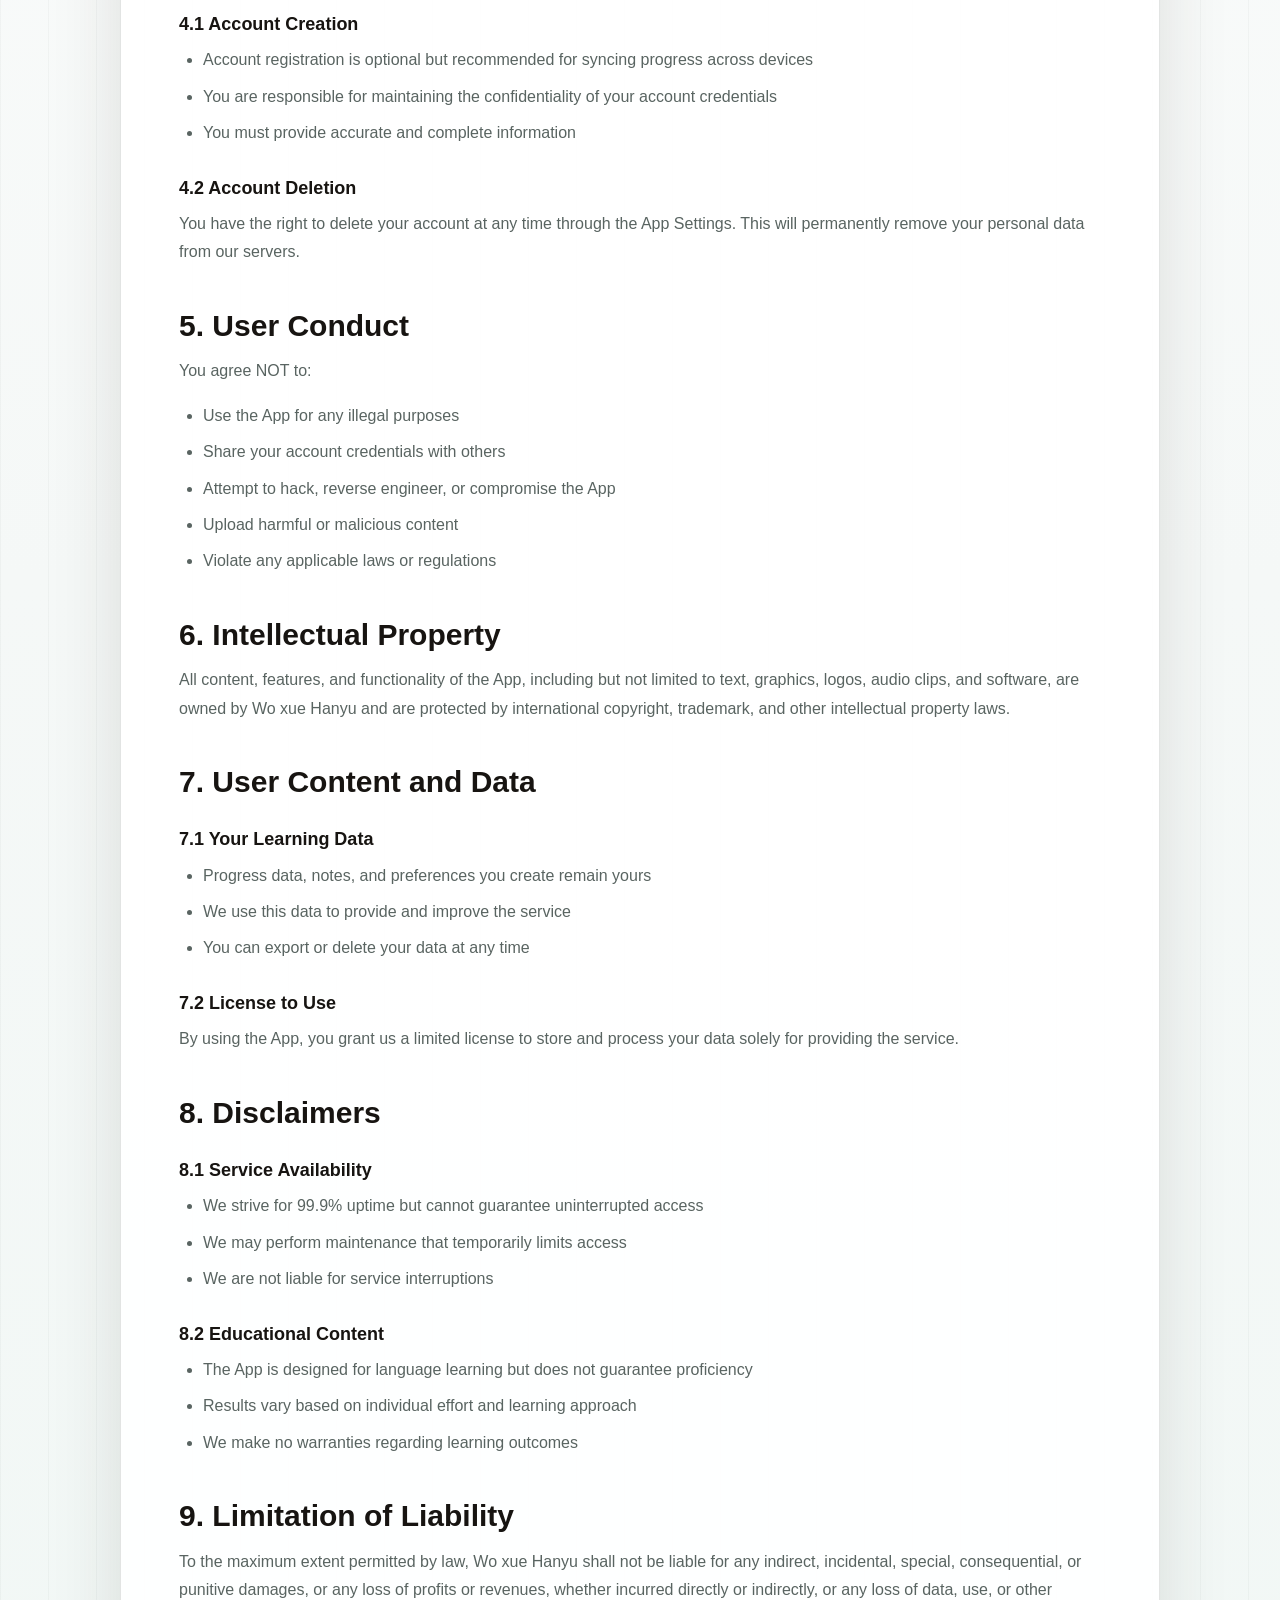
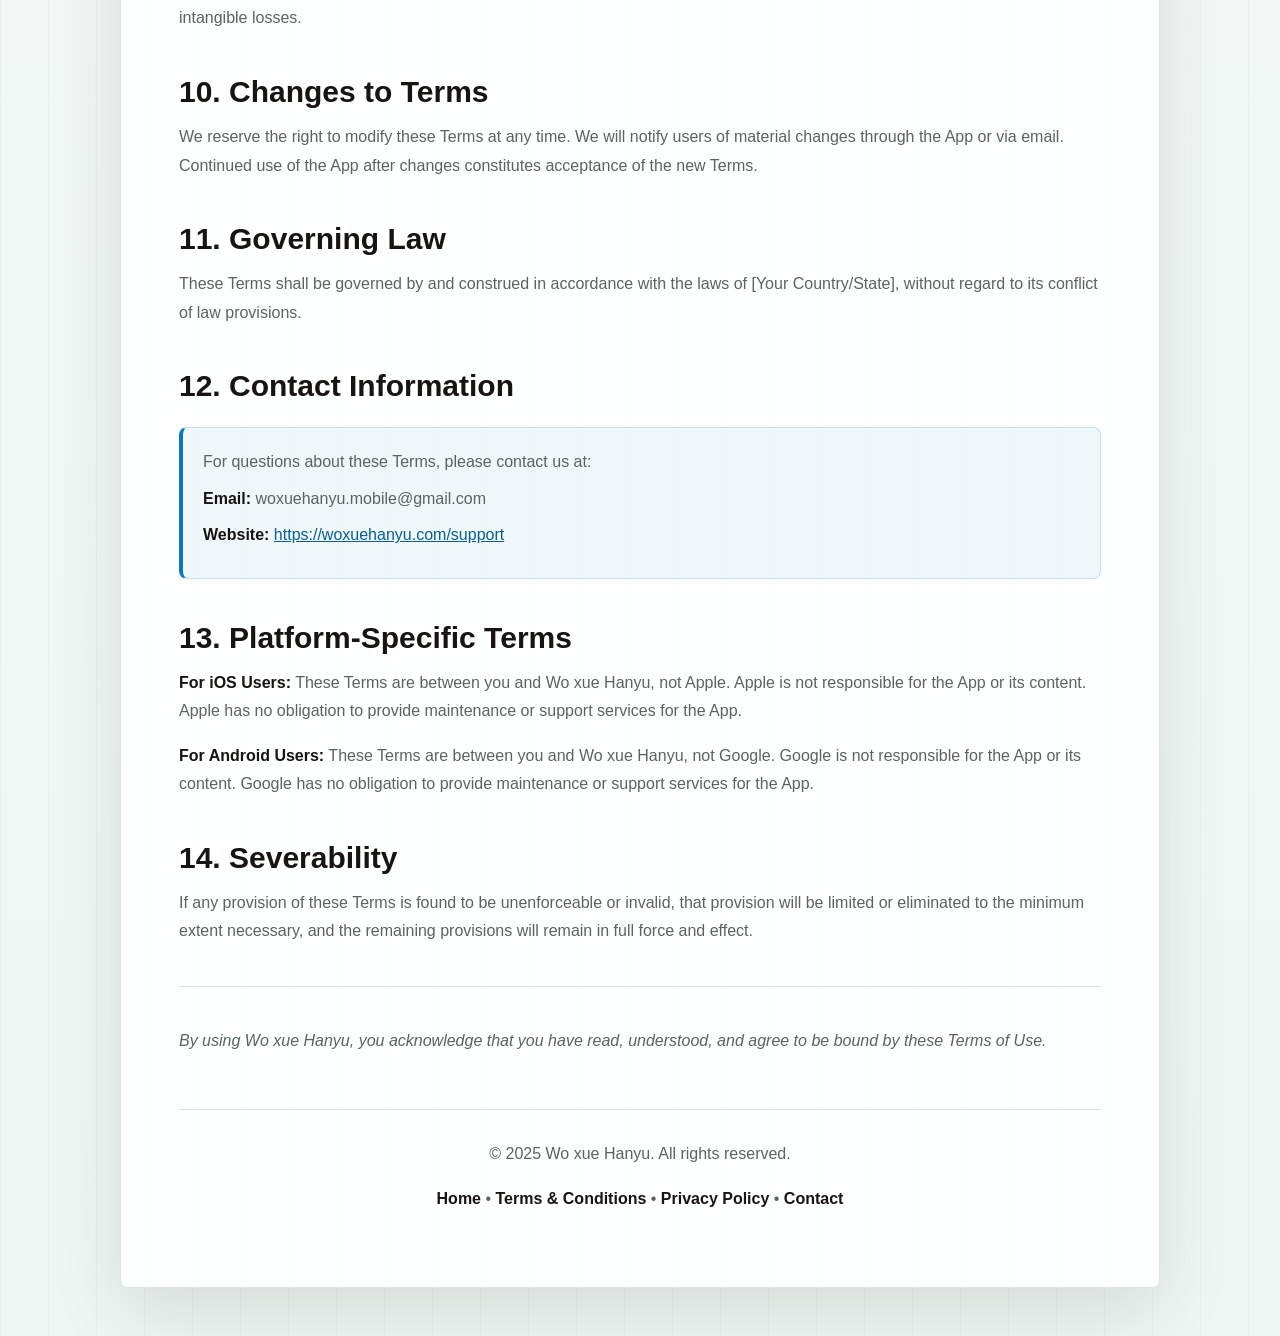
<file: EULA/index.html>
<!DOCTYPE html>
<html lang="en">
<head>
  <meta charset="UTF-8">
  <meta name="viewport" content="width=device-width, initial-scale=1.0">
  <title>Terms of Use - Wo xue Hanyu</title>
  <meta name="description" content="Terms of Use and End User License Agreement for Wo xue Hanyu - Chinese language learning app.">
  <link rel="icon" href="/assets/app_icon.png">

  <!-- Smart App Banner for iOS -->
  <meta name="apple-itunes-app" content="app-id=6754384426">

  <style>
    * {
      margin: 0;
      padding: 0;
      box-sizing: border-box;
    }

    body {
      font-family: -apple-system, BlinkMacSystemFont, 'Segoe UI', Roboto, Oxygen, Ubuntu, sans-serif;
      background: linear-gradient(135deg, #667eea 0%, #764ba2 100%);
      min-height: 100vh;
      color: #111827;
      padding: 40px 20px;
    }

    body.smart-banner-visible {
      padding-top: 116px;
    }

    /* Smart App Banner */
    .smart-banner {
      position: fixed;
      top: 0;
      left: 0;
      right: 0;
      background: white;
      border-bottom: 1px solid #e5e7eb;
      padding: 12px 16px;
      display: flex;
      align-items: center;
      gap: 12px;
      z-index: 9999;
      box-shadow: 0 2px 8px rgba(0,0,0,0.1);
      transform: translateY(-100%);
      transition: transform 0.3s ease;
    }

    .smart-banner.show {
      transform: translateY(0);
    }

    .smart-banner.hidden {
      display: none;
    }

    .smart-banner-icon {
      width: 48px;
      height: 48px;
      border-radius: 10px;
      flex-shrink: 0;
    }

    .smart-banner-info {
      flex: 1;
      min-width: 0;
    }

    .smart-banner-title {
      font-weight: 600;
      font-size: 14px;
      color: #111827;
      margin-bottom: 2px;
    }

    .smart-banner-subtitle {
      font-size: 12px;
      color: #6b7280;
    }

    .smart-banner-button {
      padding: 8px 20px;
      background: #667eea;
      color: white;
      border: none;
      border-radius: 20px;
      font-weight: 600;
      font-size: 14px;
      cursor: pointer;
      white-space: nowrap;
      flex-shrink: 0;
      transition: background 0.2s;
    }

    .smart-banner-button:hover {
      background: #5568d3;
    }

    .smart-banner-close {
      background: none;
      border: none;
      color: #9ca3af;
      font-size: 24px;
      cursor: pointer;
      padding: 0;
      width: 24px;
      height: 24px;
      display: flex;
      align-items: center;
      justify-content: center;
      flex-shrink: 0;
      line-height: 1;
    }

    .smart-banner-close:hover {
      color: #6b7280;
    }

    .container {
      max-width: 900px;
      margin: 0 auto;
      background: white;
      border-radius: 24px;
      padding: 60px;
      box-shadow: 0 20px 60px rgba(0,0,0,0.2);
      animation: fadeInUp 0.8s ease-out;
    }

    @keyframes fadeInUp {
      from {
        opacity: 0;
        transform: translateY(40px);
      }
      to {
        opacity: 1;
        transform: translateY(0);
      }
    }

    .back-link {
      display: inline-flex;
      align-items: center;
      gap: 8px;
      color: #667eea;
      text-decoration: none;
      font-weight: 600;
      margin-bottom: 32px;
      transition: all 0.2s ease;
    }

    .back-link:hover {
      color: #764ba2;
      transform: translateX(-4px);
    }

    h1 {
      font-size: 42px;
      font-weight: 800;
      background: linear-gradient(135deg, #667eea, #764ba2);
      -webkit-background-clip: text;
      -webkit-text-fill-color: transparent;
      background-clip: text;
      margin-bottom: 16px;
    }

    .last-updated {
      color: #6b7280;
      font-size: 16px;
      margin-bottom: 40px;
      font-weight: 500;
    }

    h2 {
      font-size: 28px;
      font-weight: 700;
      color: #111827;
      margin-top: 48px;
      margin-bottom: 16px;
    }

    h3 {
      font-size: 22px;
      font-weight: 600;
      color: #374151;
      margin-top: 32px;
      margin-bottom: 12px;
    }

    p {
      font-size: 16px;
      line-height: 1.8;
      color: #4b5563;
      margin-bottom: 16px;
    }

    ul {
      margin-left: 24px;
      margin-bottom: 16px;
    }

    li {
      font-size: 16px;
      line-height: 1.8;
      color: #4b5563;
      margin-bottom: 8px;
    }

    strong {
      color: #111827;
      font-weight: 600;
    }

    [data-lang-panel][hidden] {
      display: none;
    }

    hr {
      border: none;
      border-top: 2px solid #e5e7eb;
      margin: 40px 0;
    }

    .contact-info {
      background: #f9fafb;
      border-left: 4px solid #667eea;
      padding: 20px;
      margin: 24px 0;
      border-radius: 8px;
    }

    .contact-info p {
      margin-bottom: 8px;
    }

    footer {
      text-align: center;
      margin-top: 60px;
      padding-top: 40px;
      border-top: 2px solid #e5e7eb;
      color: #6b7280;
      font-size: 14px;
    }

    footer a {
      color: #667eea;
      text-decoration: none;
      font-weight: 500;
      transition: color 0.2s;
    }

    footer a:hover {
      color: #764ba2;
    }

    @media (max-width: 768px) {
      .container {
        padding: 40px 28px;
      }

      h1 {
        font-size: 32px;
      }

      h2 {
        font-size: 24px;
      }

      h3 {
        font-size: 20px;
      }
    }
  </style>
  <link rel="stylesheet" href="/assets/legal-pages.css">
  <link rel="stylesheet" href="/assets/language.css">
  <script src="/assets/language.js" defer></script>

</head>
<body>
  <!-- Smart App Banner -->
  <div class="smart-banner" id="smartBanner">
    <img src="/assets/app_icon.png" alt="App Icon" class="smart-banner-icon">
    <div class="smart-banner-info">
      <div class="smart-banner-title">Wo xue Hanyu</div>
      <div class="smart-banner-subtitle" id="bannerSubtitle">Get the app</div>
    </div>
    <button class="smart-banner-button" id="bannerButton">VIEW</button>
    <button class="smart-banner-close" id="bannerClose">&times;</button>
  </div>

  <div class="container">
    <a href="/" class="back-link">
      <span>←</span>
      <span id="backText">Back to Home</span>
    </a>

    <div data-lang-panel="en">
    <h1>Terms of Use</h1>
    <p class="last-updated"><strong>Last Updated: December 17, 2025</strong></p>

    <h2>1. Acceptance of Terms</h2>
    <p>By downloading, installing, or using Wo xue Hanyu ("the App"), you agree to be bound by these Terms of Use. If you do not agree to these terms, please do not use the App.</p>

    <h2>2. Description of Service</h2>
    <p>Wo xue Hanyu is a Chinese language learning application that provides:</p>
    <ul>
      <li>Interactive lessons and vocabulary exercises</li>
      <li>Audio pronunciation guides</li>
      <li>Progress tracking and personalized learning paths</li>
      <li>Premium subscription features</li>
    </ul>

    <h2>3. Subscription Terms</h2>

    <h3>3.1 Auto-Renewable Subscriptions</h3>
    <ul>
      <li>Subscriptions automatically renew unless cancelled at least 24 hours before the end of the current period</li>
      <li>Your account will be charged for renewal within 24 hours prior to the end of the current period</li>
      <li>You can manage subscriptions and turn off auto-renewal in your Apple ID Account Settings (iOS) or Google Play Account Settings (Android) after purchase</li>
    </ul>

    <h3>3.2 Subscription Plans</h3>
    <p>Available subscription options and pricing will be displayed within the App. Prices may vary by region.</p>

    <h3>3.3 Free Trial</h3>
    <ul>
      <li>If offered, free trials allow access to premium features for a limited period</li>
      <li>If you don't cancel before the trial ends, you will be automatically charged for the subscription</li>
      <li>Cancel anytime during the trial to avoid charges</li>
    </ul>

    <h3>3.4 Cancellation</h3>
    <ul>
      <li>You can cancel your subscription at any time through your Apple ID Account Settings (iOS) or Google Play Account Settings (Android)</li>
      <li>Cancellation takes effect at the end of the current billing period</li>
      <li>No refunds for partial periods</li>
    </ul>

    <h3>3.5 Refund Policy</h3>
    <p>All purchases are processed through Apple's App Store (iOS) or Google Play Store (Android) and are subject to their respective refund policies. Contact Apple Support or Google Play Support for refund requests.</p>

    <h2>4. User Accounts</h2>

    <h3>4.1 Account Creation</h3>
    <ul>
      <li>Account registration is optional but recommended for syncing progress across devices</li>
      <li>You are responsible for maintaining the confidentiality of your account credentials</li>
      <li>You must provide accurate and complete information</li>
    </ul>

    <h3>4.2 Account Deletion</h3>
    <p>You have the right to delete your account at any time through the App Settings. This will permanently remove your personal data from our servers.</p>

    <h2>5. User Conduct</h2>
    <p>You agree NOT to:</p>
    <ul>
      <li>Use the App for any illegal purposes</li>
      <li>Share your account credentials with others</li>
      <li>Attempt to hack, reverse engineer, or compromise the App</li>
      <li>Upload harmful or malicious content</li>
      <li>Violate any applicable laws or regulations</li>
    </ul>

    <h2>6. Intellectual Property</h2>
    <p>All content, features, and functionality of the App, including but not limited to text, graphics, logos, audio clips, and software, are owned by Wo xue Hanyu and are protected by international copyright, trademark, and other intellectual property laws.</p>

    <h2>7. User Content and Data</h2>

    <h3>7.1 Your Learning Data</h3>
    <ul>
      <li>Progress data, notes, and preferences you create remain yours</li>
      <li>We use this data to provide and improve the service</li>
      <li>You can export or delete your data at any time</li>
    </ul>

    <h3>7.2 License to Use</h3>
    <p>By using the App, you grant us a limited license to store and process your data solely for providing the service.</p>

    <h2>8. Disclaimers</h2>

    <h3>8.1 Service Availability</h3>
    <ul>
      <li>We strive for 99.9% uptime but cannot guarantee uninterrupted access</li>
      <li>We may perform maintenance that temporarily limits access</li>
      <li>We are not liable for service interruptions</li>
    </ul>

    <h3>8.2 Educational Content</h3>
    <ul>
      <li>The App is designed for language learning but does not guarantee proficiency</li>
      <li>Results vary based on individual effort and learning approach</li>
      <li>We make no warranties regarding learning outcomes</li>
    </ul>

    <h2>9. Limitation of Liability</h2>
    <p>To the maximum extent permitted by law, Wo xue Hanyu shall not be liable for any indirect, incidental, special, consequential, or punitive damages, or any loss of profits or revenues, whether incurred directly or indirectly, or any loss of data, use, or other intangible losses.</p>

    <h2>10. Changes to Terms</h2>
    <p>We reserve the right to modify these Terms at any time. We will notify users of material changes through the App or via email. Continued use of the App after changes constitutes acceptance of the new Terms.</p>

    <h2>11. Governing Law</h2>
    <p>These Terms shall be governed by and construed in accordance with the laws of [Your Country/State], without regard to its conflict of law provisions.</p>

    <h2>12. Contact Information</h2>
    <div class="contact-info">
      <p>For questions about these Terms, please contact us at:</p>
      <p><strong>Email:</strong> woxuehanyu.mobile@gmail.com</p>
      <p><strong>Website:</strong> <a href="https://woxuehanyu.com/support">https://woxuehanyu.com/support</a></p>
    </div>

    <h2>13. Platform-Specific Terms</h2>
    <p><strong>For iOS Users:</strong> These Terms are between you and Wo xue Hanyu, not Apple. Apple is not responsible for the App or its content. Apple has no obligation to provide maintenance or support services for the App.</p>
    <p><strong>For Android Users:</strong> These Terms are between you and Wo xue Hanyu, not Google. Google is not responsible for the App or its content. Google has no obligation to provide maintenance or support services for the App.</p>

    <h2>14. Severability</h2>
    <p>If any provision of these Terms is found to be unenforceable or invalid, that provision will be limited or eliminated to the minimum extent necessary, and the remaining provisions will remain in full force and effect.</p>

    <hr>

    <p><em>By using Wo xue Hanyu, you acknowledge that you have read, understood, and agree to be bound by these Terms of Use.</em></p>
    </div>

    <div data-lang-panel="vi" hidden>
      <h1>Điều Khoản Sử Dụng</h1>
      <p class="last-updated"><strong>Cập nhật lần cuối: 17 tháng 12, 2025</strong></p>

      <h2>1. Chấp Nhận Điều Khoản</h2>
      <p>Khi tải xuống, cài đặt hoặc sử dụng Wo xue Hanyu, bạn đồng ý tuân thủ các Điều Khoản Sử Dụng này. Nếu không đồng ý, vui lòng không sử dụng ứng dụng.</p>

      <h2>2. Mô Tả Dịch Vụ</h2>
      <p>Wo xue Hanyu là ứng dụng học tiếng Trung cung cấp bài học tương tác, luyện từ vựng, hướng dẫn phát âm, theo dõi tiến độ, lộ trình học cá nhân hóa và các tính năng thuê bao cao cấp.</p>

      <h2>3. Điều Khoản Thuê Bao</h2>
      <h3>3.1 Thuê bao tự động gia hạn</h3>
      <ul>
        <li>Thuê bao tự động gia hạn trừ khi bị hủy ít nhất 24 giờ trước khi kỳ hiện tại kết thúc.</li>
        <li>Tài khoản của bạn sẽ bị tính phí gia hạn trong vòng 24 giờ trước khi kỳ hiện tại kết thúc.</li>
        <li>Bạn có thể quản lý hoặc tắt tự động gia hạn trong Apple ID Account Settings hoặc Google Play Account Settings.</li>
      </ul>

      <h3>3.2 Gói thuê bao, dùng thử và hủy</h3>
      <p>Giá và gói thuê bao hiển thị trong ứng dụng và có thể khác nhau theo khu vực. Nếu có dùng thử miễn phí, bạn cần hủy trước khi hết thời gian dùng thử để tránh bị tính phí. Việc hủy có hiệu lực vào cuối kỳ thanh toán hiện tại.</p>

      <h3>3.3 Hoàn tiền</h3>
      <p>Mọi giao dịch được xử lý qua App Store hoặc Google Play và tuân theo chính sách hoàn tiền của từng nền tảng.</p>

      <h2>4. Tài Khoản Người Dùng</h2>
      <p>Đăng ký tài khoản là tùy chọn nhưng được khuyến nghị để đồng bộ tiến độ. Bạn chịu trách nhiệm bảo mật thông tin đăng nhập và cung cấp thông tin chính xác. Bạn có thể xóa tài khoản trong phần cài đặt ứng dụng.</p>

      <h2>5. Hành Vi Người Dùng</h2>
      <p>Bạn đồng ý không sử dụng ứng dụng cho mục đích bất hợp pháp, chia sẻ thông tin đăng nhập, tấn công hoặc đảo ngược kỹ thuật ứng dụng, tải nội dung độc hại hoặc vi phạm luật áp dụng.</p>

      <h2>6. Sở Hữu Trí Tuệ</h2>
      <p>Nội dung, tính năng, giao diện, logo, âm thanh và phần mềm của ứng dụng thuộc sở hữu của Wo xue Hanyu và được bảo vệ bởi luật bản quyền, nhãn hiệu và sở hữu trí tuệ.</p>

      <h2>7. Nội Dung Và Dữ Liệu Người Dùng</h2>
      <p>Dữ liệu học tập, ghi chú và tùy chọn do bạn tạo vẫn thuộc về bạn. Chúng tôi chỉ lưu trữ và xử lý dữ liệu này để cung cấp và cải thiện dịch vụ. Bạn có thể xuất hoặc xóa dữ liệu theo khả năng được hỗ trợ.</p>

      <h2>8. Tuyên Bố Miễn Trừ</h2>
      <p>Chúng tôi cố gắng duy trì dịch vụ ổn định nhưng không bảo đảm truy cập không gián đoạn. Ứng dụng hỗ trợ học ngôn ngữ nhưng không bảo đảm mức độ thành thạo cụ thể; kết quả phụ thuộc vào nỗ lực và cách học của từng người.</p>

      <h2>9. Giới Hạn Trách Nhiệm</h2>
      <p>Trong phạm vi tối đa pháp luật cho phép, Wo xue Hanyu không chịu trách nhiệm đối với thiệt hại gián tiếp, ngẫu nhiên, đặc biệt, hệ quả, mất lợi nhuận, mất dữ liệu hoặc tổn thất vô hình khác.</p>

      <h2>10. Thay Đổi Điều Khoản</h2>
      <p>Chúng tôi có thể sửa đổi các điều khoản bất kỳ lúc nào. Thay đổi quan trọng sẽ được thông báo qua ứng dụng hoặc email. Việc tiếp tục sử dụng sau khi thay đổi có nghĩa là bạn chấp nhận điều khoản mới.</p>

      <h2>11. Luật Áp Dụng</h2>
      <p>Các điều khoản này được điều chỉnh theo luật của khu vực áp dụng, không xét đến quy tắc xung đột pháp luật.</p>

      <h2>12. Liên Hệ</h2>
      <div class="contact-info">
        <p>Nếu có câu hỏi về các điều khoản này, vui lòng liên hệ:</p>
        <p><strong>Email:</strong> woxuehanyu.mobile@gmail.com</p>
        <p><strong>Website:</strong> <a href="https://woxuehanyu.com/support">https://woxuehanyu.com/support</a></p>
      </div>

      <h2>13. Điều Khoản Theo Nền Tảng</h2>
      <p><strong>Người dùng iOS:</strong> Các điều khoản này là giữa bạn và Wo xue Hanyu, không phải Apple. Apple không chịu trách nhiệm về ứng dụng hoặc nội dung ứng dụng.</p>
      <p><strong>Người dùng Android:</strong> Các điều khoản này là giữa bạn và Wo xue Hanyu, không phải Google. Google không chịu trách nhiệm về ứng dụng hoặc nội dung ứng dụng.</p>

      <h2>14. Tính Hiệu Lực Từng Phần</h2>
      <p>Nếu bất kỳ điều khoản nào không thể thực thi hoặc không hợp lệ, điều khoản đó sẽ được giới hạn hoặc loại bỏ ở mức tối thiểu cần thiết; các điều khoản còn lại vẫn có hiệu lực.</p>

      <hr>
      <p><em>Bằng việc sử dụng Wo xue Hanyu, bạn xác nhận rằng bạn đã đọc, hiểu và đồng ý bị ràng buộc bởi Điều Khoản Sử Dụng này.</em></p>
    </div>

    <footer>
      <p id="footerCopyright">&copy; 2025 Wo xue Hanyu. All rights reserved.</p>
      <p style="margin-top: 12px;">
        <a href="/" id="footerHome">Home</a> •
        <a href="/terms_and_conditions" id="footerTermsConditions">Terms & Conditions</a> •
        <a href="/privacy_policy" id="footerPrivacy">Privacy Policy</a> •
        <a href="/contact" id="footerContact">Contact</a>
      </p>
    </footer>
  </div>

  <script>
    const eulaTranslations = {
      en: {
        title: 'Terms of Use - Wo xue Hanyu',
        back: 'Back to Home',
        footer: '© 2025 Wo xue Hanyu. All rights reserved.',
        home: 'Home',
        termsConditions: 'Terms & Conditions',
        privacy: 'Privacy Policy',
        contact: 'Contact'
      },
      vi: {
        title: 'Điều Khoản Sử Dụng - Wo xue Hanyu',
        back: 'Về trang chủ',
        footer: '© 2025 Wo xue Hanyu. Bảo lưu mọi quyền.',
        home: 'Trang chủ',
        termsConditions: 'Điều Khoản & Điều Kiện',
        privacy: 'Chính Sách Bảo Mật',
        contact: 'Liên Hệ'
      }
    };

    window.applyLanguage = function(lang) {
      const activeLang = eulaTranslations[lang] ? lang : 'en';
      const t = eulaTranslations[activeLang];
      document.documentElement.lang = activeLang;
      document.title = t.title;
      document.getElementById('backText').textContent = t.back;
      document.getElementById('footerCopyright').textContent = t.footer;
      document.getElementById('footerHome').textContent = t.home;
      document.getElementById('footerTermsConditions').textContent = t.termsConditions;
      document.getElementById('footerPrivacy').textContent = t.privacy;
      document.getElementById('footerContact').textContent = t.contact;
      document.querySelectorAll('[data-lang-panel]').forEach(function(panel) {
        panel.hidden = panel.getAttribute('data-lang-panel') !== activeLang;
      });
    };

    // Smart App Banner
    (function() {
      const banner = document.getElementById('smartBanner');
      const bannerButton = document.getElementById('bannerButton');
      const bannerClose = document.getElementById('bannerClose');
      const bannerSubtitle = document.getElementById('bannerSubtitle');

      const bannerDismissed = localStorage.getItem('smartBannerDismissed');
      if (bannerDismissed) {
        banner.classList.add('hidden');
        return;
      }

      const userAgent = navigator.userAgent || navigator.vendor || window.opera;
      const isIOS = /iPad|iPhone|iPod/.test(userAgent) && !window.MSStream;
      const isAndroid = /android/i.test(userAgent);

      const universalLink = 'https://woxuehanyu.com/app';
      const appStoreLink = 'https://apps.apple.com/app/id6754384426';
      const playStoreLink = 'https://play.google.com/store/apps/details?id=com.woxuehanyu.prod';

      if (isIOS || isAndroid) {
        setTimeout(() => {
          banner.classList.add('show');
          document.body.classList.add('smart-banner-visible');
        }, 500);

        if (isIOS) {
          bannerSubtitle.textContent = 'Free - On the App Store';
        } else if (isAndroid) {
          bannerSubtitle.textContent = 'Free - On Google Play';
        }

        bannerButton.addEventListener('click', () => {
          window.location.href = universalLink;
          setTimeout(() => {
            if (isIOS) {
              window.location.href = appStoreLink;
            } else if (isAndroid) {
              window.location.href = playStoreLink;
            }
          }, 1500);
        });

        bannerClose.addEventListener('click', () => {
          banner.classList.remove('show');
          setTimeout(() => {
            banner.classList.add('hidden');
            document.body.classList.remove('smart-banner-visible');
          }, 300);
          localStorage.setItem('smartBannerDismissed', 'true');
        });
      } else {
        banner.classList.add('hidden');
      }
    })();
  </script>
</body>
</html>
</file>
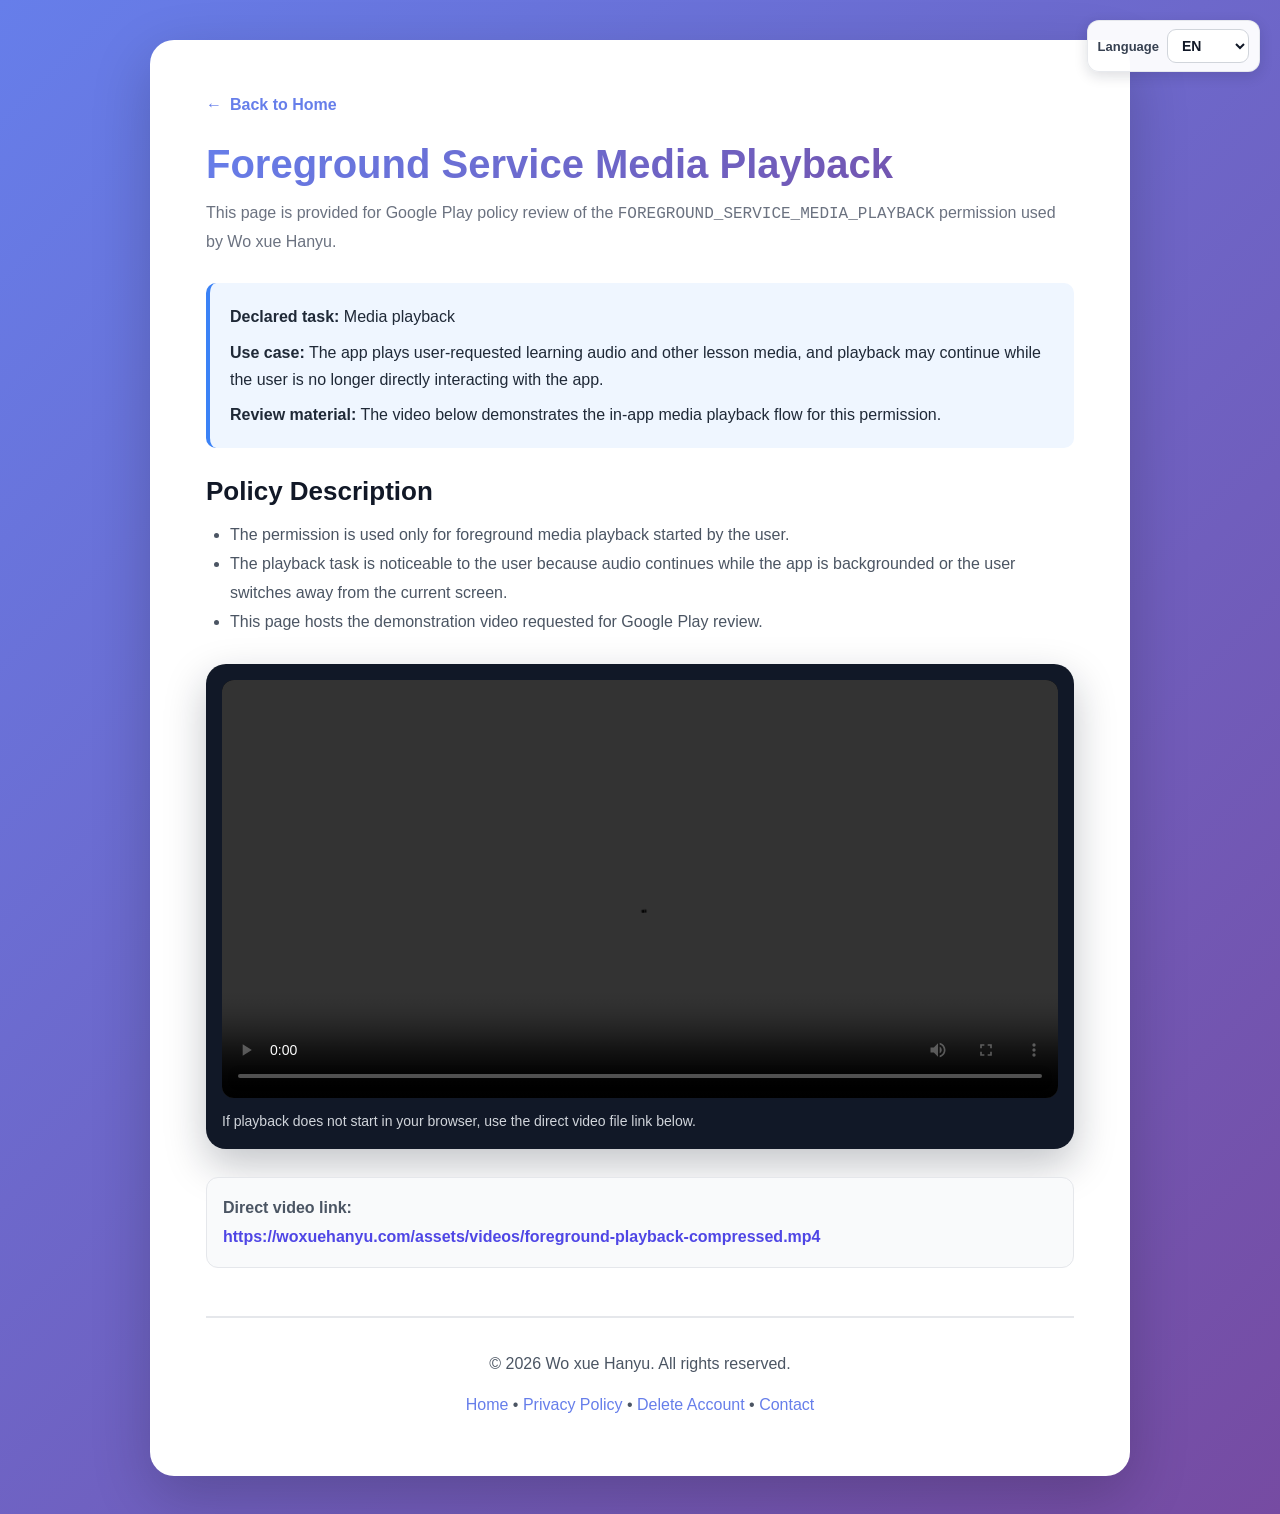
<file: foreground-service-media-playback/index.html>
<!DOCTYPE html>
<html lang="en">
<head>
  <meta charset="UTF-8">
  <meta name="viewport" content="width=device-width, initial-scale=1.0">
  <title>Foreground Service Media Playback - Wo xue Hanyu</title>
  <meta name="description" content="Demonstration page for Wo xue Hanyu foreground service media playback usage.">
  <link rel="icon" href="/assets/app_icon.png">

  <style>
    * {
      margin: 0;
      padding: 0;
      box-sizing: border-box;
    }

    body {
      font-family: -apple-system, BlinkMacSystemFont, 'Segoe UI', Roboto, Oxygen, Ubuntu, sans-serif;
      background: linear-gradient(135deg, #667eea 0%, #764ba2 100%);
      min-height: 100vh;
      color: #111827;
      padding: 40px 20px;
    }

    .container {
      max-width: 980px;
      margin: 0 auto;
      background: white;
      border-radius: 24px;
      padding: 56px;
      box-shadow: 0 20px 60px rgba(0,0,0,0.2);
    }

    .back-link {
      display: inline-flex;
      align-items: center;
      gap: 8px;
      color: #667eea;
      text-decoration: none;
      font-weight: 600;
      margin-bottom: 28px;
    }

    .back-link:hover {
      color: #764ba2;
    }

    h1 {
      font-size: 40px;
      font-weight: 800;
      background: linear-gradient(135deg, #667eea, #764ba2);
      -webkit-background-clip: text;
      -webkit-text-fill-color: transparent;
      background-clip: text;
      margin-bottom: 12px;
    }

    .subtitle {
      color: #6b7280;
      font-size: 16px;
      margin-bottom: 28px;
      line-height: 1.7;
    }

    .summary {
      background: #eff6ff;
      border-left: 4px solid #3b82f6;
      border-radius: 10px;
      padding: 20px;
      margin-bottom: 28px;
    }

    .summary p {
      color: #1f2937;
      line-height: 1.7;
      margin-bottom: 8px;
    }

    .summary p:last-child {
      margin-bottom: 0;
    }

    h2 {
      font-size: 26px;
      margin-bottom: 14px;
      color: #111827;
    }

    p, li {
      font-size: 16px;
      line-height: 1.8;
      color: #4b5563;
    }

    ul {
      margin-left: 24px;
      margin-bottom: 24px;
    }

    .video-frame {
      background: #111827;
      border-radius: 20px;
      padding: 16px;
      margin: 28px 0;
      box-shadow: 0 16px 40px rgba(17, 24, 39, 0.25);
    }

    video {
      display: block;
      width: 100%;
      border-radius: 12px;
      background: black;
    }

    .video-note {
      margin-top: 12px;
      color: #d1d5db;
      font-size: 14px;
      line-height: 1.6;
    }

    .link-box {
      background: #f9fafb;
      border: 1px solid #e5e7eb;
      border-radius: 12px;
      padding: 16px;
      margin-top: 16px;
    }

    .link-box a {
      color: #4f46e5;
      font-weight: 600;
      text-decoration: none;
      word-break: break-all;
    }

    .link-box a:hover {
      text-decoration: underline;
    }

    footer {
      text-align: center;
      margin-top: 48px;
      padding-top: 32px;
      border-top: 2px solid #e5e7eb;
      color: #6b7280;
      font-size: 14px;
    }

    footer a {
      color: #667eea;
      text-decoration: none;
      font-weight: 500;
    }

    footer a:hover {
      color: #764ba2;
    }

    @media (max-width: 768px) {
      .container {
        padding: 36px 24px;
      }

      h1 {
        font-size: 30px;
      }
    }
  </style>
  <link rel="stylesheet" href="/assets/language.css">
  <script src="/assets/language.js" defer></script>

</head>
<body>
  <div class="container">
    <a href="/" class="back-link">
      <span>←</span>
      <span id="backText">Back to Home</span>
    </a>

    <h1 id="pageTitle">Foreground Service Media Playback</h1>
    <p class="subtitle" id="subtitle">This page is provided for Google Play policy review of the <code>FOREGROUND_SERVICE_MEDIA_PLAYBACK</code> permission used by Wo xue Hanyu.</p>

    <div class="summary">
      <p><strong id="declaredTaskLabel">Declared task:</strong> <span id="declaredTask">Media playback</span></p>
      <p><strong id="useCaseLabel">Use case:</strong> <span id="useCase">The app plays user-requested learning audio and other lesson media, and playback may continue while the user is no longer directly interacting with the app.</span></p>
      <p><strong id="reviewMaterialLabel">Review material:</strong> <span id="reviewMaterial">The video below demonstrates the in-app media playback flow for this permission.</span></p>
    </div>

    <h2 id="policyTitle">Policy Description</h2>
    <ul>
      <li id="policy1">The permission is used only for foreground media playback started by the user.</li>
      <li id="policy2">The playback task is noticeable to the user because audio continues while the app is backgrounded or the user switches away from the current screen.</li>
      <li id="policy3">This page hosts the demonstration video requested for Google Play review.</li>
    </ul>

    <div class="video-frame">
      <video controls playsinline preload="metadata">
        <source src="/assets/videos/foreground-playback-compressed.mp4" type="video/mp4">
        Your browser does not support the video tag.
      </video>
      <p class="video-note" id="videoNote">If playback does not start in your browser, use the direct video file link below.</p>
    </div>

    <div class="link-box">
      <p><strong id="directVideoLabel">Direct video link:</strong></p>
      <p><a href="/assets/videos/foreground-playback-compressed.mp4">https://woxuehanyu.com/assets/videos/foreground-playback-compressed.mp4</a></p>
    </div>

    <footer>
      <p id="footerCopyright">&copy; 2026 Wo xue Hanyu. All rights reserved.</p>
      <p style="margin-top: 12px;">
        <a href="/" id="footerHome">Home</a> •
        <a href="/privacy_policy" id="footerPrivacy">Privacy Policy</a> •
        <a href="/delete-account" id="footerDelete">Delete Account</a> •
        <a href="/contact" id="footerContact">Contact</a>
      </p>
    </footer>
  </div>
  <script>
    const foregroundTranslations = {
      en: {
        title: 'Foreground Service Media Playback - Wo xue Hanyu',
        back: 'Back to Home',
        pageTitle: 'Foreground Service Media Playback',
        subtitle: 'This page is provided for Google Play policy review of the FOREGROUND_SERVICE_MEDIA_PLAYBACK permission used by Wo xue Hanyu.',
        declaredTaskLabel: 'Declared task:',
        declaredTask: 'Media playback',
        useCaseLabel: 'Use case:',
        useCase: 'The app plays user-requested learning audio and other lesson media, and playback may continue while the user is no longer directly interacting with the app.',
        reviewMaterialLabel: 'Review material:',
        reviewMaterial: 'The video below demonstrates the in-app media playback flow for this permission.',
        policyTitle: 'Policy Description',
        policy1: 'The permission is used only for foreground media playback started by the user.',
        policy2: 'The playback task is noticeable to the user because audio continues while the app is backgrounded or the user switches away from the current screen.',
        policy3: 'This page hosts the demonstration video requested for Google Play review.',
        videoNote: 'If playback does not start in your browser, use the direct video file link below.',
        directVideoLabel: 'Direct video link:',
        footer: '© 2026 Wo xue Hanyu. All rights reserved.',
        home: 'Home',
        privacy: 'Privacy Policy',
        deleteAccount: 'Delete Account',
        contact: 'Contact'
      },
      vi: {
        title: 'Phát Media Bằng Foreground Service - Wo xue Hanyu',
        back: 'Về trang chủ',
        pageTitle: 'Phát Media Bằng Foreground Service',
        subtitle: 'Trang này được cung cấp cho quá trình xét duyệt chính sách Google Play đối với quyền FOREGROUND_SERVICE_MEDIA_PLAYBACK mà Wo xue Hanyu sử dụng.',
        declaredTaskLabel: 'Tác vụ khai báo:',
        declaredTask: 'Phát media',
        useCaseLabel: 'Trường hợp sử dụng:',
        useCase: 'Ứng dụng phát âm thanh học tập và media bài học do người dùng yêu cầu; quá trình phát có thể tiếp tục khi người dùng không còn tương tác trực tiếp với ứng dụng.',
        reviewMaterialLabel: 'Tài liệu xét duyệt:',
        reviewMaterial: 'Video bên dưới minh họa luồng phát media trong ứng dụng cho quyền này.',
        policyTitle: 'Mô Tả Chính Sách',
        policy1: 'Quyền này chỉ được dùng cho foreground media playback do người dùng khởi động.',
        policy2: 'Tác vụ phát có thể nhận biết được vì âm thanh tiếp tục khi ứng dụng ở nền hoặc khi người dùng chuyển khỏi màn hình hiện tại.',
        policy3: 'Trang này lưu video minh họa được yêu cầu cho quá trình xét duyệt Google Play.',
        videoNote: 'Nếu video không phát trong trình duyệt, hãy dùng liên kết tệp video trực tiếp bên dưới.',
        directVideoLabel: 'Liên kết video trực tiếp:',
        footer: '© 2026 Wo xue Hanyu. Bảo lưu mọi quyền.',
        home: 'Trang chủ',
        privacy: 'Chính Sách Bảo Mật',
        deleteAccount: 'Xóa Tài Khoản',
        contact: 'Liên Hệ'
      }
    };

    window.applyLanguage = function(lang) {
      const t = foregroundTranslations[lang] || foregroundTranslations.en;
      document.documentElement.lang = foregroundTranslations[lang] ? lang : 'en';
      document.title = t.title;
      document.getElementById('backText').textContent = t.back;
      document.getElementById('pageTitle').textContent = t.pageTitle;
      document.getElementById('subtitle').innerHTML = t.subtitle.replace('FOREGROUND_SERVICE_MEDIA_PLAYBACK', '<code>FOREGROUND_SERVICE_MEDIA_PLAYBACK</code>');
      document.getElementById('declaredTaskLabel').textContent = t.declaredTaskLabel;
      document.getElementById('declaredTask').textContent = t.declaredTask;
      document.getElementById('useCaseLabel').textContent = t.useCaseLabel;
      document.getElementById('useCase').textContent = t.useCase;
      document.getElementById('reviewMaterialLabel').textContent = t.reviewMaterialLabel;
      document.getElementById('reviewMaterial').textContent = t.reviewMaterial;
      document.getElementById('policyTitle').textContent = t.policyTitle;
      document.getElementById('policy1').textContent = t.policy1;
      document.getElementById('policy2').textContent = t.policy2;
      document.getElementById('policy3').textContent = t.policy3;
      document.getElementById('videoNote').textContent = t.videoNote;
      document.getElementById('directVideoLabel').textContent = t.directVideoLabel;
      document.getElementById('footerCopyright').textContent = t.footer;
      document.getElementById('footerHome').textContent = t.home;
      document.getElementById('footerPrivacy').textContent = t.privacy;
      document.getElementById('footerDelete').textContent = t.deleteAccount;
      document.getElementById('footerContact').textContent = t.contact;
    };
  </script>
</body>
</html>
</file>
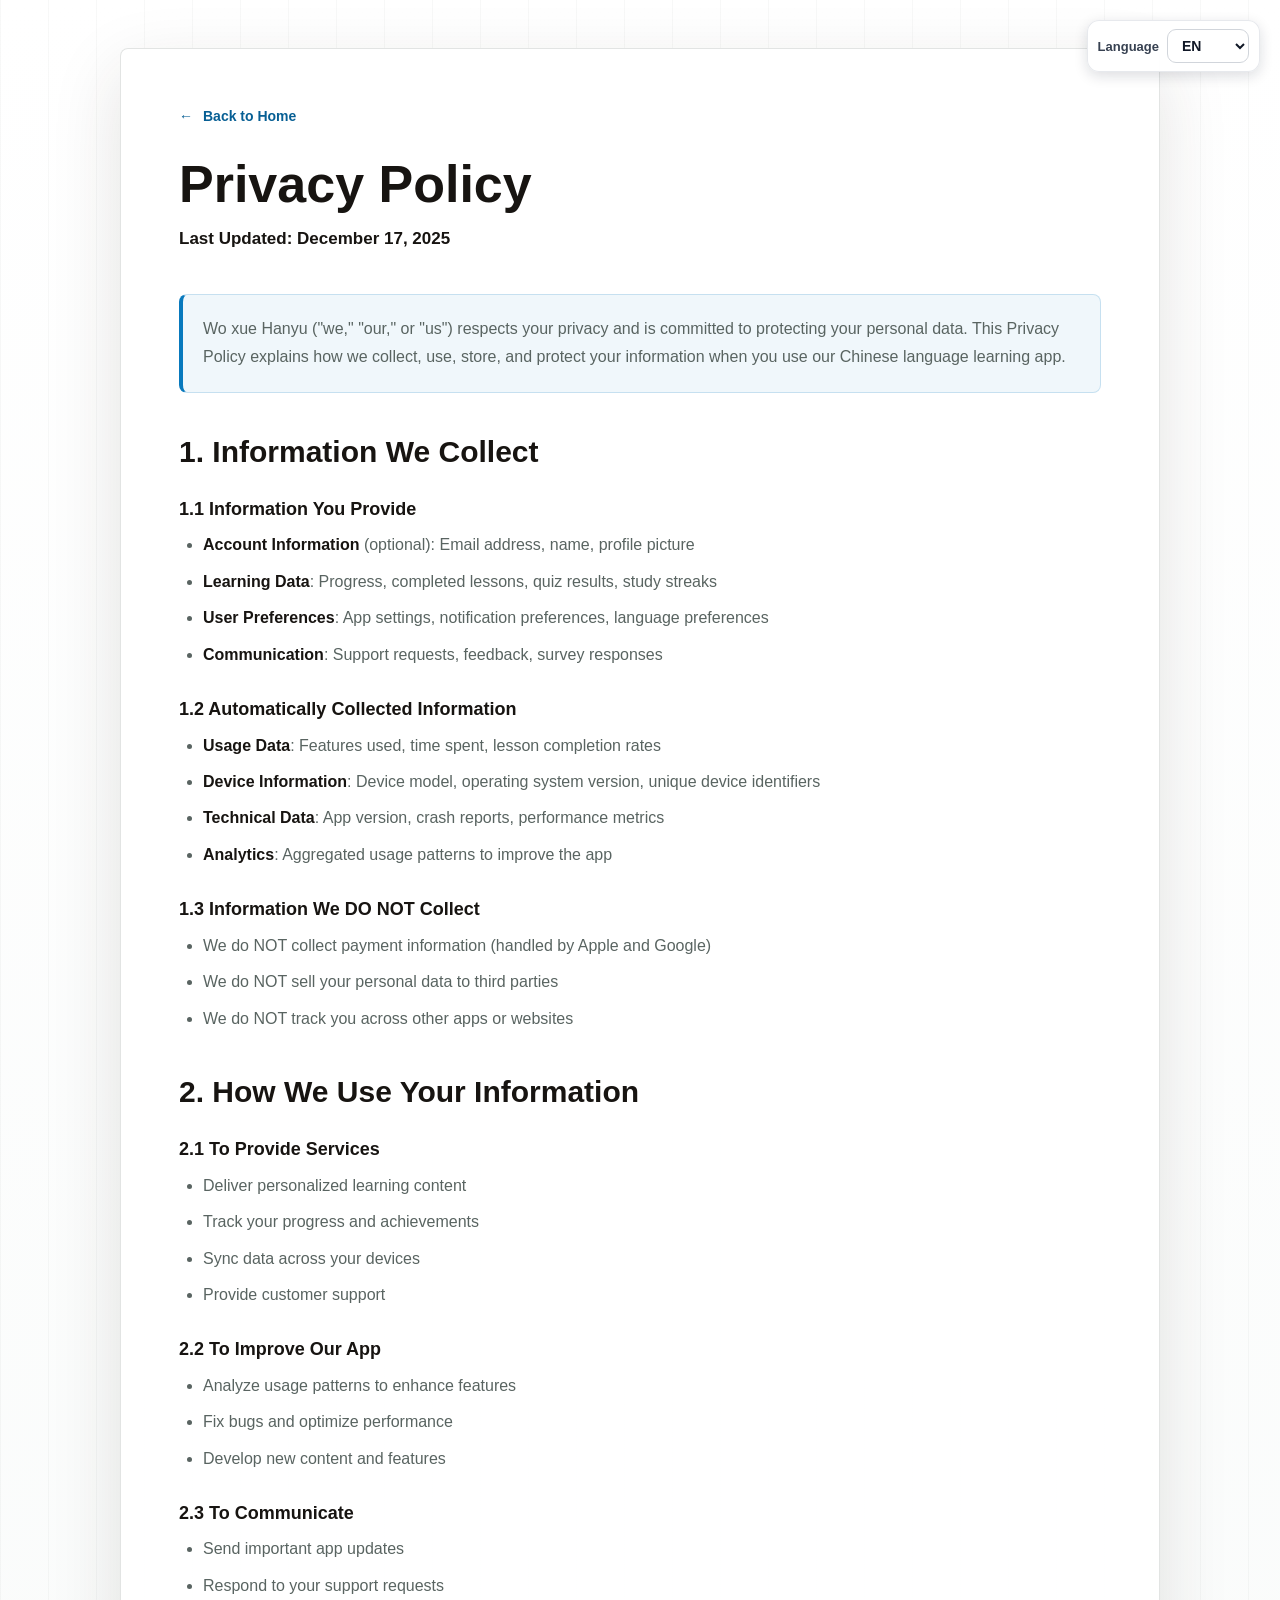
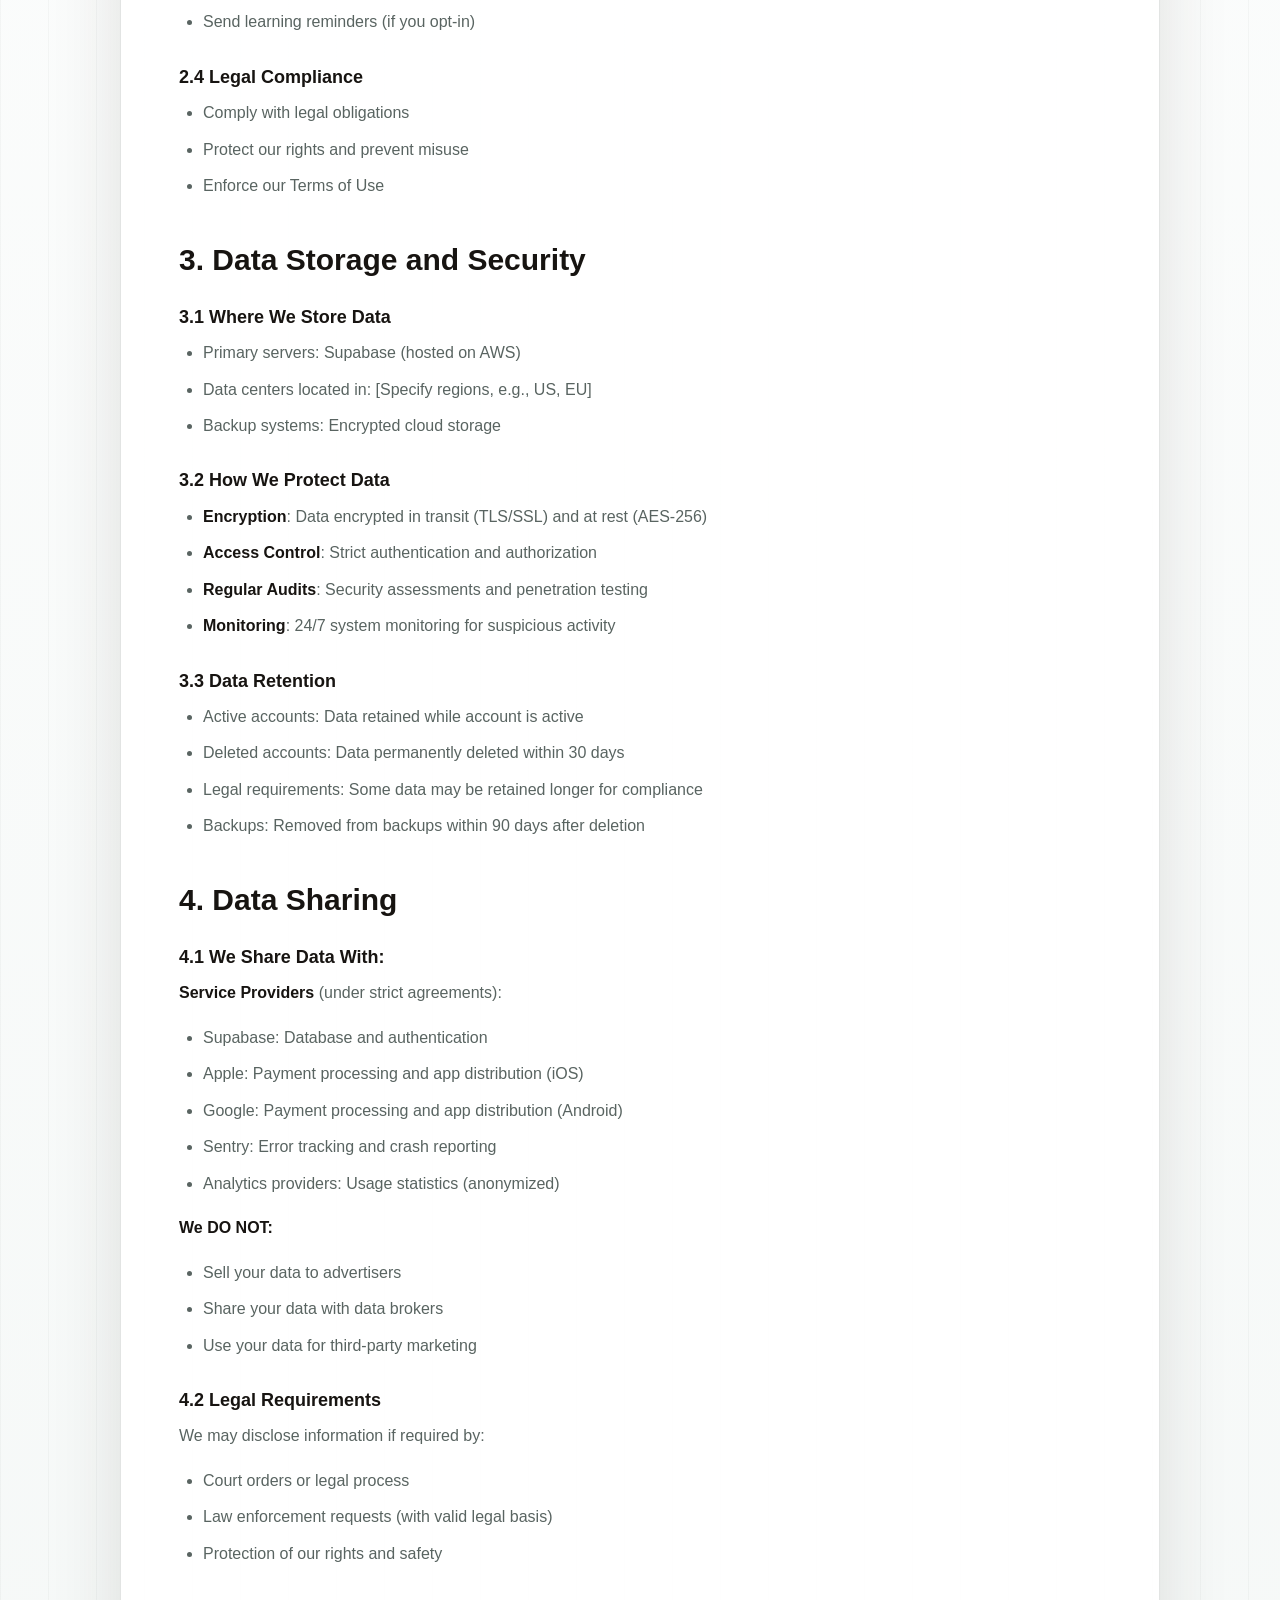
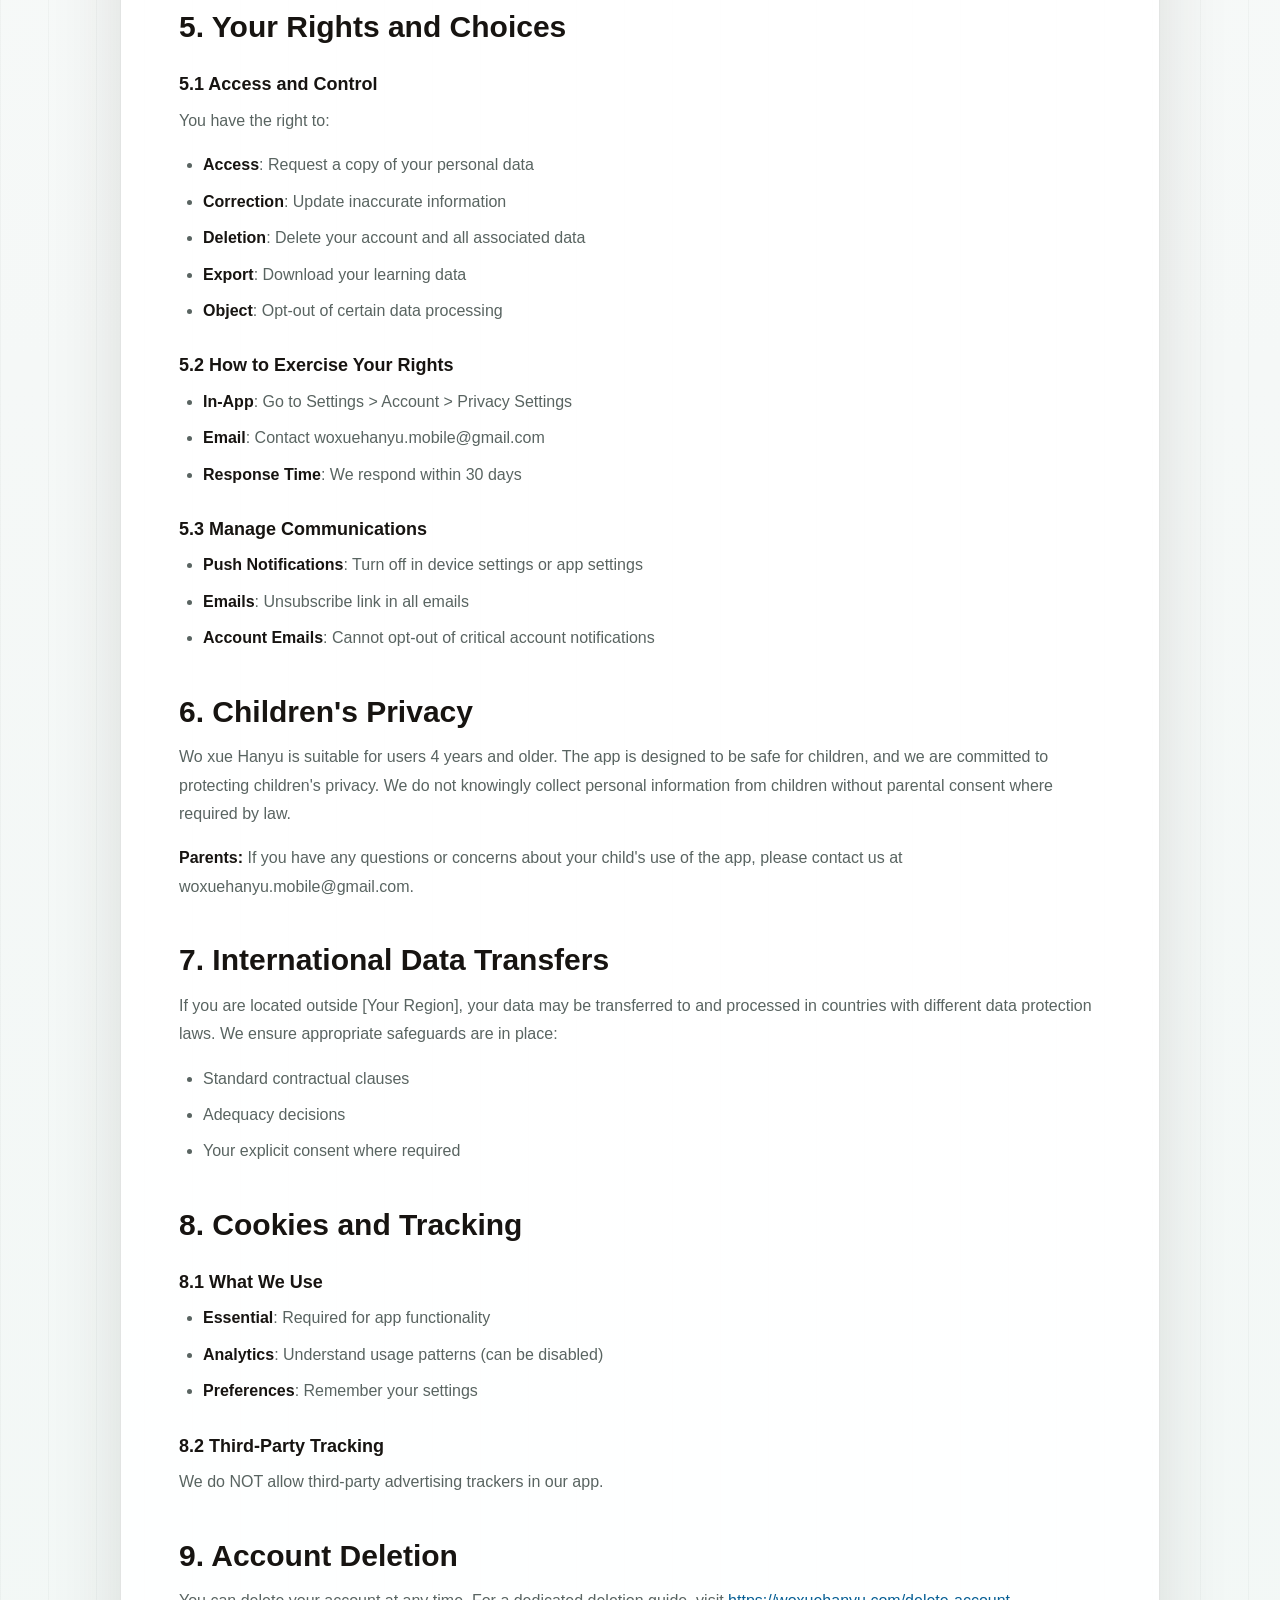
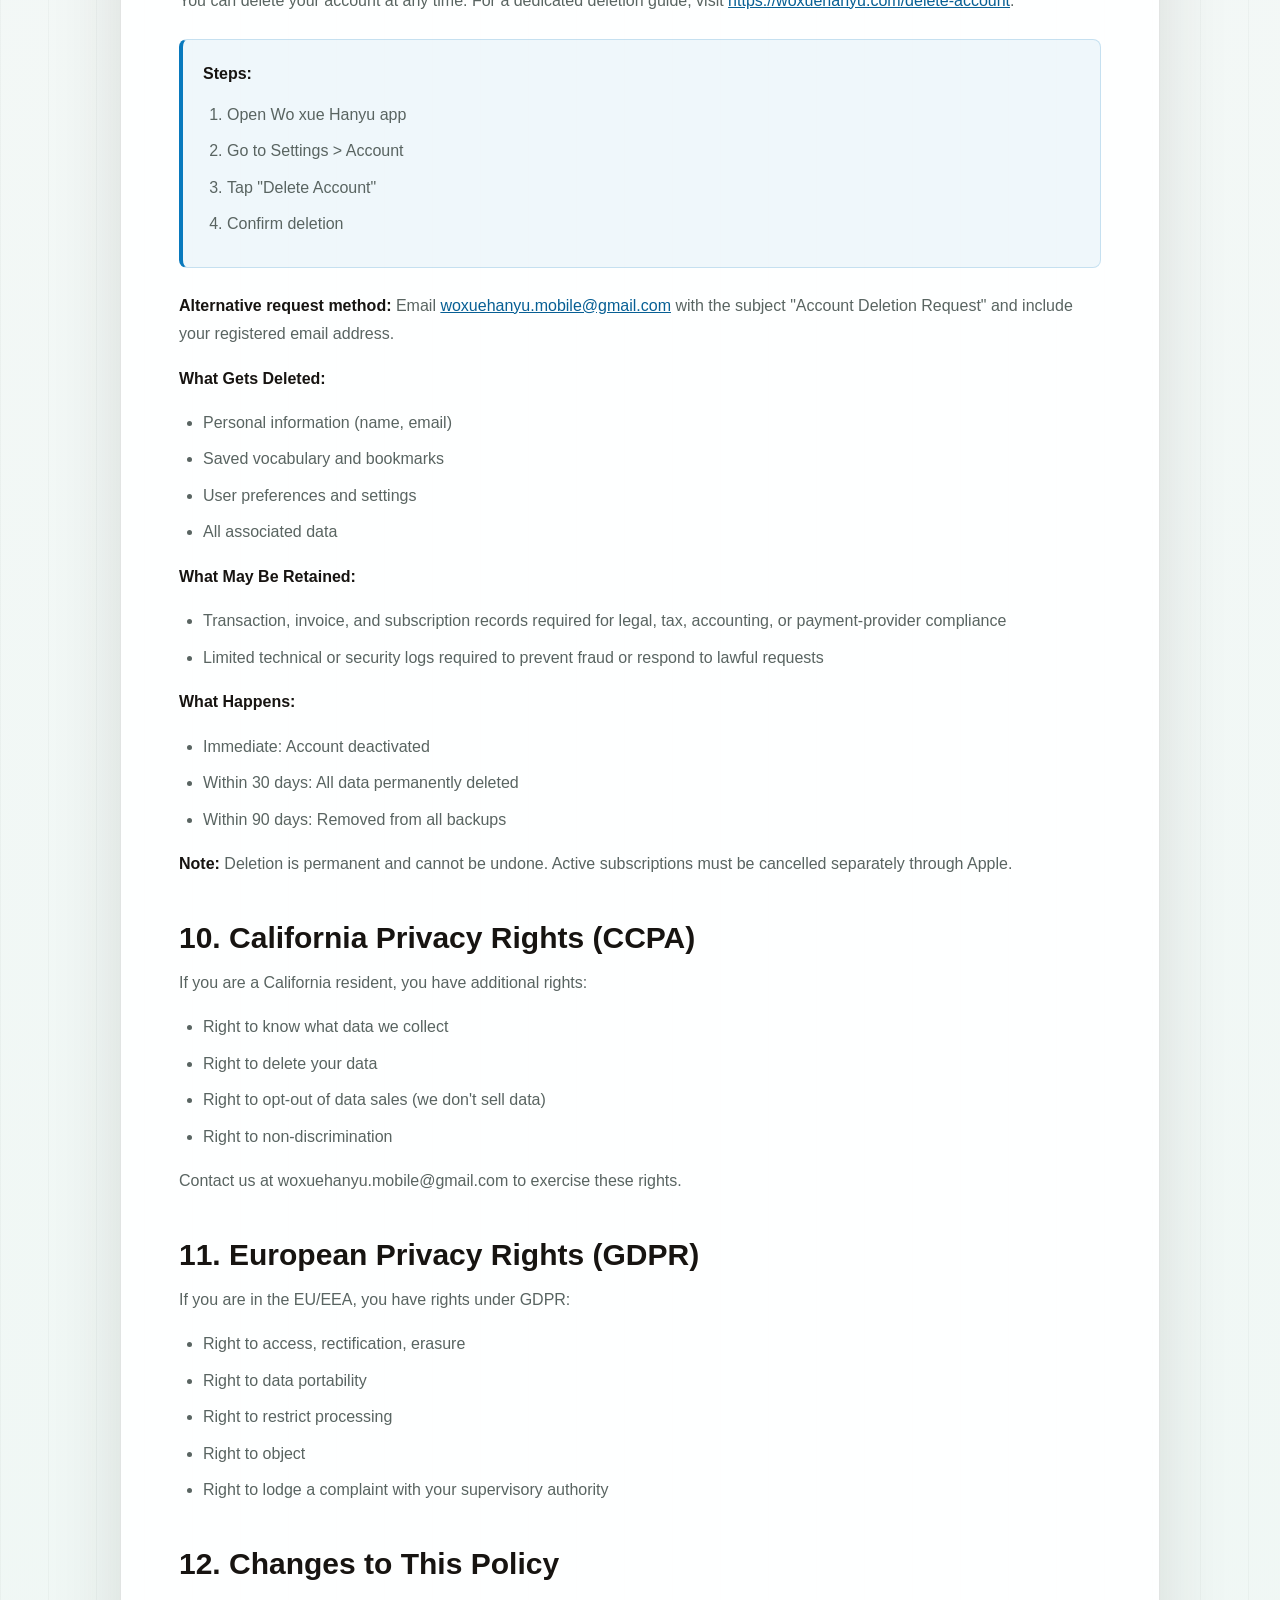
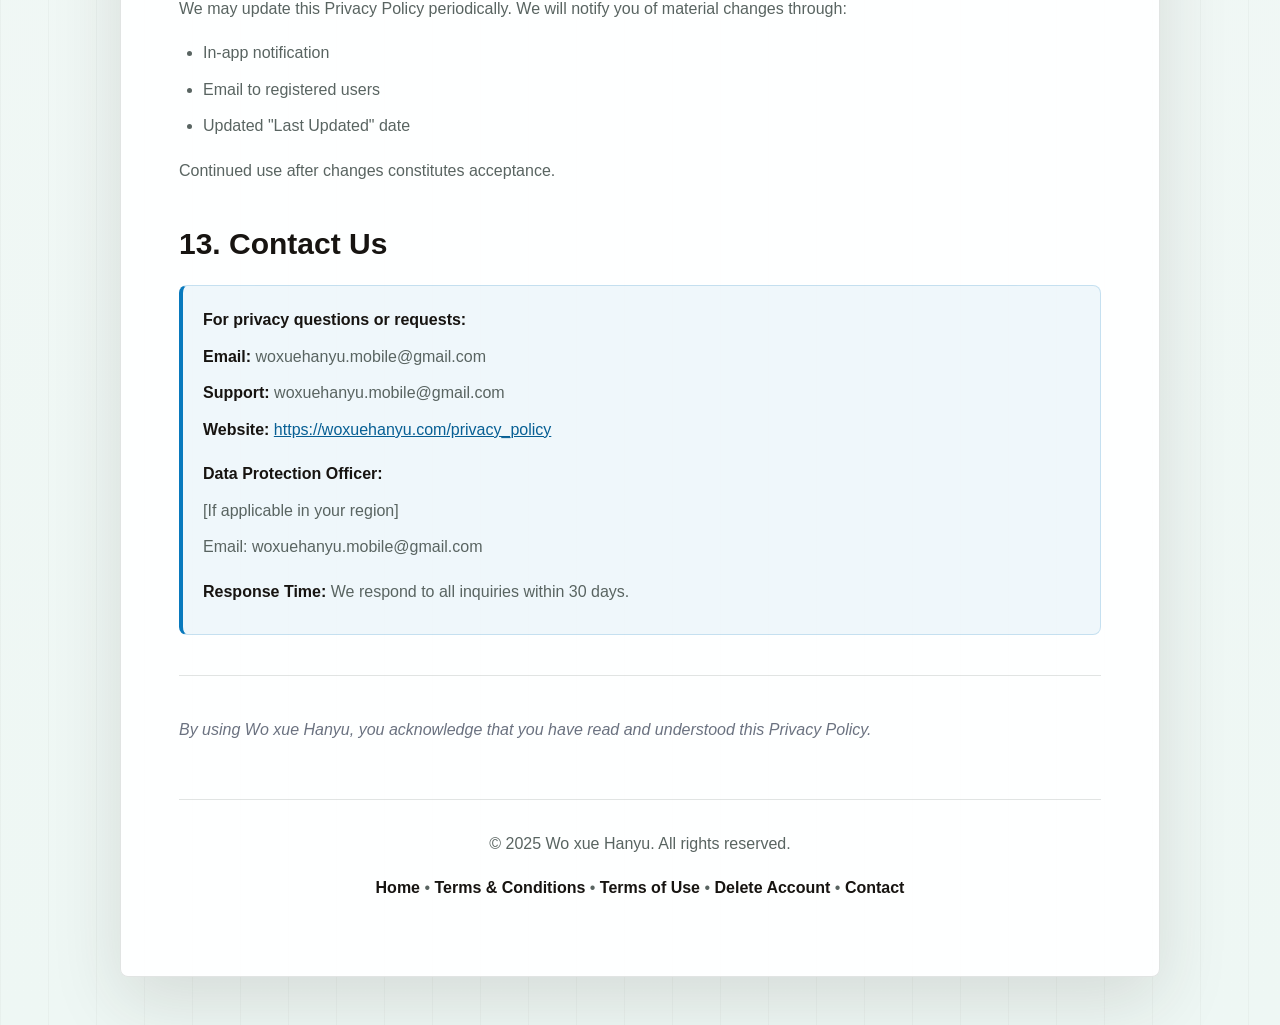
<file: privacy_policy/index.html>
<!DOCTYPE html>
<html lang="en">
<head>
  <meta charset="UTF-8">
  <meta name="viewport" content="width=device-width, initial-scale=1.0">
  <title>Privacy Policy - Wo xue Hanyu</title>
  <meta name="description" content="Privacy Policy for Wo xue Hanyu - Learn how we protect your data and respect your privacy.">
  <link rel="icon" href="/assets/app_icon.png">

  <!-- Smart App Banner for iOS -->
  <meta name="apple-itunes-app" content="app-id=6754384426">

  <style>
    * {
      margin: 0;
      padding: 0;
      box-sizing: border-box;
    }

    body {
      font-family: -apple-system, BlinkMacSystemFont, 'Segoe UI', Roboto, Oxygen, Ubuntu, sans-serif;
      background: linear-gradient(135deg, #667eea 0%, #764ba2 100%);
      min-height: 100vh;
      color: #111827;
      padding: 40px 20px;
    }

    body.smart-banner-visible {
      padding-top: 116px;
    }

    /* Smart App Banner */
    .smart-banner {
      position: fixed;
      top: 0;
      left: 0;
      right: 0;
      background: white;
      border-bottom: 1px solid #e5e7eb;
      padding: 12px 16px;
      display: flex;
      align-items: center;
      gap: 12px;
      z-index: 9999;
      box-shadow: 0 2px 8px rgba(0,0,0,0.1);
      transform: translateY(-100%);
      transition: transform 0.3s ease;
    }

    .smart-banner.show {
      transform: translateY(0);
    }

    .smart-banner.hidden {
      display: none;
    }

    .smart-banner-icon {
      width: 48px;
      height: 48px;
      border-radius: 10px;
      flex-shrink: 0;
    }

    .smart-banner-info {
      flex: 1;
      min-width: 0;
    }

    .smart-banner-title {
      font-weight: 600;
      font-size: 14px;
      color: #111827;
      margin-bottom: 2px;
    }

    .smart-banner-subtitle {
      font-size: 12px;
      color: #6b7280;
    }

    .smart-banner-button {
      padding: 8px 20px;
      background: #667eea;
      color: white;
      border: none;
      border-radius: 20px;
      font-weight: 600;
      font-size: 14px;
      cursor: pointer;
      white-space: nowrap;
      flex-shrink: 0;
      transition: background 0.2s;
    }

    .smart-banner-button:hover {
      background: #5568d3;
    }

    .smart-banner-close {
      background: none;
      border: none;
      color: #9ca3af;
      font-size: 24px;
      cursor: pointer;
      padding: 0;
      width: 24px;
      height: 24px;
      display: flex;
      align-items: center;
      justify-content: center;
      flex-shrink: 0;
      line-height: 1;
    }

    .smart-banner-close:hover {
      color: #6b7280;
    }

    .container {
      max-width: 900px;
      margin: 0 auto;
      background: white;
      border-radius: 24px;
      padding: 60px;
      box-shadow: 0 20px 60px rgba(0,0,0,0.2);
      animation: fadeInUp 0.8s ease-out;
    }

    @keyframes fadeInUp {
      from {
        opacity: 0;
        transform: translateY(40px);
      }
      to {
        opacity: 1;
        transform: translateY(0);
      }
    }

    .back-link {
      display: inline-flex;
      align-items: center;
      gap: 8px;
      color: #667eea;
      text-decoration: none;
      font-weight: 600;
      margin-bottom: 32px;
      transition: all 0.2s ease;
    }

    .back-link:hover {
      color: #764ba2;
      transform: translateX(-4px);
    }

    h1 {
      font-size: 42px;
      font-weight: 800;
      background: linear-gradient(135deg, #667eea, #764ba2);
      -webkit-background-clip: text;
      -webkit-text-fill-color: transparent;
      background-clip: text;
      margin-bottom: 16px;
    }

    .last-updated {
      color: #6b7280;
      font-size: 16px;
      margin-bottom: 40px;
      font-weight: 500;
    }

    h2 {
      font-size: 28px;
      font-weight: 700;
      color: #111827;
      margin-top: 48px;
      margin-bottom: 16px;
    }

    h3 {
      font-size: 22px;
      font-weight: 600;
      color: #374151;
      margin-top: 32px;
      margin-bottom: 12px;
    }

    p {
      font-size: 16px;
      line-height: 1.8;
      color: #4b5563;
      margin-bottom: 16px;
    }

    ul {
      margin-left: 24px;
      margin-bottom: 16px;
    }

    li {
      font-size: 16px;
      line-height: 1.8;
      color: #4b5563;
      margin-bottom: 8px;
    }

    strong {
      color: #111827;
      font-weight: 600;
    }

    em {
      font-style: italic;
      color: #6b7280;
    }

    hr {
      border: none;
      border-top: 2px solid #e5e7eb;
      margin: 40px 0;
    }

    [data-lang-panel][hidden] {
      display: none;
    }

    .intro {
      background: #f0f9ff;
      border-left: 4px solid #3b82f6;
      padding: 20px;
      margin: 24px 0;
      border-radius: 8px;
    }

    .intro p {
      margin-bottom: 0;
    }

    .contact-info {
      background: #f9fafb;
      border-left: 4px solid #667eea;
      padding: 20px;
      margin: 24px 0;
      border-radius: 8px;
    }

    .contact-info p {
      margin-bottom: 8px;
    }

    .highlight-box {
      background: #fef3c7;
      border-left: 4px solid #f59e0b;
      padding: 20px;
      margin: 24px 0;
      border-radius: 8px;
    }

    .highlight-box p {
      margin-bottom: 8px;
    }

    footer {
      text-align: center;
      margin-top: 60px;
      padding-top: 40px;
      border-top: 2px solid #e5e7eb;
      color: #6b7280;
      font-size: 14px;
    }

    footer a {
      color: #667eea;
      text-decoration: none;
      font-weight: 500;
      transition: color 0.2s;
    }

    footer a:hover {
      color: #764ba2;
    }

    @media (max-width: 768px) {
      .container {
        padding: 40px 28px;
      }

      h1 {
        font-size: 32px;
      }

      h2 {
        font-size: 24px;
      }

      h3 {
        font-size: 20px;
      }
    }
  </style>
  <link rel="stylesheet" href="/assets/legal-pages.css">
  <link rel="stylesheet" href="/assets/language.css">
  <script src="/assets/language.js" defer></script>

</head>
<body>
  <!-- Smart App Banner -->
  <div class="smart-banner" id="smartBanner">
    <img src="/assets/app_icon.png" alt="App Icon" class="smart-banner-icon">
    <div class="smart-banner-info">
      <div class="smart-banner-title">Wo xue Hanyu</div>
      <div class="smart-banner-subtitle" id="bannerSubtitle">Get the app</div>
    </div>
    <button class="smart-banner-button" id="bannerButton">VIEW</button>
    <button class="smart-banner-close" id="bannerClose">&times;</button>
  </div>

  <div class="container">
    <a href="/" class="back-link">
      <span>←</span>
      <span id="backText">Back to Home</span>
    </a>

    <div data-lang-panel="en">
    <h1>Privacy Policy</h1>
    <p class="last-updated"><strong>Last Updated: December 17, 2025</strong></p>

    <div class="intro">
      <p>Wo xue Hanyu ("we," "our," or "us") respects your privacy and is committed to protecting your personal data. This Privacy Policy explains how we collect, use, store, and protect your information when you use our Chinese language learning app.</p>
    </div>

    <h2>1. Information We Collect</h2>

    <h3>1.1 Information You Provide</h3>
    <ul>
      <li><strong>Account Information</strong> (optional): Email address, name, profile picture</li>
      <li><strong>Learning Data</strong>: Progress, completed lessons, quiz results, study streaks</li>
      <li><strong>User Preferences</strong>: App settings, notification preferences, language preferences</li>
      <li><strong>Communication</strong>: Support requests, feedback, survey responses</li>
    </ul>

    <h3>1.2 Automatically Collected Information</h3>
    <ul>
      <li><strong>Usage Data</strong>: Features used, time spent, lesson completion rates</li>
      <li><strong>Device Information</strong>: Device model, operating system version, unique device identifiers</li>
      <li><strong>Technical Data</strong>: App version, crash reports, performance metrics</li>
      <li><strong>Analytics</strong>: Aggregated usage patterns to improve the app</li>
    </ul>

    <h3>1.3 Information We DO NOT Collect</h3>
    <ul>
      <li>We do NOT collect payment information (handled by Apple and Google)</li>
      <li>We do NOT sell your personal data to third parties</li>
      <li>We do NOT track you across other apps or websites</li>
    </ul>

    <h2>2. How We Use Your Information</h2>

    <h3>2.1 To Provide Services</h3>
    <ul>
      <li>Deliver personalized learning content</li>
      <li>Track your progress and achievements</li>
      <li>Sync data across your devices</li>
      <li>Provide customer support</li>
    </ul>

    <h3>2.2 To Improve Our App</h3>
    <ul>
      <li>Analyze usage patterns to enhance features</li>
      <li>Fix bugs and optimize performance</li>
      <li>Develop new content and features</li>
    </ul>

    <h3>2.3 To Communicate</h3>
    <ul>
      <li>Send important app updates</li>
      <li>Respond to your support requests</li>
      <li>Send learning reminders (if you opt-in)</li>
    </ul>

    <h3>2.4 Legal Compliance</h3>
    <ul>
      <li>Comply with legal obligations</li>
      <li>Protect our rights and prevent misuse</li>
      <li>Enforce our Terms of Use</li>
    </ul>

    <h2>3. Data Storage and Security</h2>

    <h3>3.1 Where We Store Data</h3>
    <ul>
      <li>Primary servers: Supabase (hosted on AWS)</li>
      <li>Data centers located in: [Specify regions, e.g., US, EU]</li>
      <li>Backup systems: Encrypted cloud storage</li>
    </ul>

    <h3>3.2 How We Protect Data</h3>
    <ul>
      <li><strong>Encryption</strong>: Data encrypted in transit (TLS/SSL) and at rest (AES-256)</li>
      <li><strong>Access Control</strong>: Strict authentication and authorization</li>
      <li><strong>Regular Audits</strong>: Security assessments and penetration testing</li>
      <li><strong>Monitoring</strong>: 24/7 system monitoring for suspicious activity</li>
    </ul>

    <h3>3.3 Data Retention</h3>
    <ul>
      <li>Active accounts: Data retained while account is active</li>
      <li>Deleted accounts: Data permanently deleted within 30 days</li>
      <li>Legal requirements: Some data may be retained longer for compliance</li>
      <li>Backups: Removed from backups within 90 days after deletion</li>
    </ul>

    <h2>4. Data Sharing</h2>

    <h3>4.1 We Share Data With:</h3>
    <p><strong>Service Providers</strong> (under strict agreements):</p>
    <ul>
      <li>Supabase: Database and authentication</li>
      <li>Apple: Payment processing and app distribution (iOS)</li>
      <li>Google: Payment processing and app distribution (Android)</li>
      <li>Sentry: Error tracking and crash reporting</li>
      <li>Analytics providers: Usage statistics (anonymized)</li>
    </ul>

    <p><strong>We DO NOT:</strong></p>
    <ul>
      <li>Sell your data to advertisers</li>
      <li>Share your data with data brokers</li>
      <li>Use your data for third-party marketing</li>
    </ul>

    <h3>4.2 Legal Requirements</h3>
    <p>We may disclose information if required by:</p>
    <ul>
      <li>Court orders or legal process</li>
      <li>Law enforcement requests (with valid legal basis)</li>
      <li>Protection of our rights and safety</li>
    </ul>

    <h2>5. Your Rights and Choices</h2>

    <h3>5.1 Access and Control</h3>
    <p>You have the right to:</p>
    <ul>
      <li><strong>Access</strong>: Request a copy of your personal data</li>
      <li><strong>Correction</strong>: Update inaccurate information</li>
      <li><strong>Deletion</strong>: Delete your account and all associated data</li>
      <li><strong>Export</strong>: Download your learning data</li>
      <li><strong>Object</strong>: Opt-out of certain data processing</li>
    </ul>

    <h3>5.2 How to Exercise Your Rights</h3>
    <ul>
      <li><strong>In-App</strong>: Go to Settings > Account > Privacy Settings</li>
      <li><strong>Email</strong>: Contact woxuehanyu.mobile@gmail.com</li>
      <li><strong>Response Time</strong>: We respond within 30 days</li>
    </ul>

    <h3>5.3 Manage Communications</h3>
    <ul>
      <li><strong>Push Notifications</strong>: Turn off in device settings or app settings</li>
      <li><strong>Emails</strong>: Unsubscribe link in all emails</li>
      <li><strong>Account Emails</strong>: Cannot opt-out of critical account notifications</li>
    </ul>

    <h2>6. Children's Privacy</h2>
    <p>Wo xue Hanyu is suitable for users 4 years and older. The app is designed to be safe for children, and we are committed to protecting children's privacy. We do not knowingly collect personal information from children without parental consent where required by law.</p>
    <p><strong>Parents:</strong> If you have any questions or concerns about your child's use of the app, please contact us at woxuehanyu.mobile@gmail.com.</p>

    <h2>7. International Data Transfers</h2>
    <p>If you are located outside [Your Region], your data may be transferred to and processed in countries with different data protection laws. We ensure appropriate safeguards are in place:</p>
    <ul>
      <li>Standard contractual clauses</li>
      <li>Adequacy decisions</li>
      <li>Your explicit consent where required</li>
    </ul>

    <h2>8. Cookies and Tracking</h2>

    <h3>8.1 What We Use</h3>
    <ul>
      <li><strong>Essential</strong>: Required for app functionality</li>
      <li><strong>Analytics</strong>: Understand usage patterns (can be disabled)</li>
      <li><strong>Preferences</strong>: Remember your settings</li>
    </ul>

    <h3>8.2 Third-Party Tracking</h3>
    <p>We do NOT allow third-party advertising trackers in our app.</p>

    <h2>9. Account Deletion</h2>
    <p>You can delete your account at any time. For a dedicated deletion guide, visit <a href="/delete-account">https://woxuehanyu.com/delete-account</a>.</p>

    <div class="highlight-box">
      <p><strong>Steps:</strong></p>
      <ol style="margin-left: 24px; margin-top: 12px;">
        <li>Open Wo xue Hanyu app</li>
        <li>Go to Settings > Account</li>
        <li>Tap "Delete Account"</li>
        <li>Confirm deletion</li>
      </ol>
    </div>

    <p><strong>Alternative request method:</strong> Email <a href="mailto:woxuehanyu.mobile@gmail.com">woxuehanyu.mobile@gmail.com</a> with the subject "Account Deletion Request" and include your registered email address.</p>

    <p><strong>What Gets Deleted:</strong></p>
    <ul>
      <li>Personal information (name, email)</li>
      <li>Saved vocabulary and bookmarks</li>
      <li>User preferences and settings</li>
      <li>All associated data</li>
    </ul>

    <p><strong>What May Be Retained:</strong></p>
    <ul>
      <li>Transaction, invoice, and subscription records required for legal, tax, accounting, or payment-provider compliance</li>
      <li>Limited technical or security logs required to prevent fraud or respond to lawful requests</li>
    </ul>

    <p><strong>What Happens:</strong></p>
    <ul>
      <li>Immediate: Account deactivated</li>
      <li>Within 30 days: All data permanently deleted</li>
      <li>Within 90 days: Removed from all backups</li>
    </ul>

    <p><strong>Note:</strong> Deletion is permanent and cannot be undone. Active subscriptions must be cancelled separately through Apple.</p>

    <h2>10. California Privacy Rights (CCPA)</h2>
    <p>If you are a California resident, you have additional rights:</p>
    <ul>
      <li>Right to know what data we collect</li>
      <li>Right to delete your data</li>
      <li>Right to opt-out of data sales (we don't sell data)</li>
      <li>Right to non-discrimination</li>
    </ul>
    <p>Contact us at woxuehanyu.mobile@gmail.com to exercise these rights.</p>

    <h2>11. European Privacy Rights (GDPR)</h2>
    <p>If you are in the EU/EEA, you have rights under GDPR:</p>
    <ul>
      <li>Right to access, rectification, erasure</li>
      <li>Right to data portability</li>
      <li>Right to restrict processing</li>
      <li>Right to object</li>
      <li>Right to lodge a complaint with your supervisory authority</li>
    </ul>

    <h2>12. Changes to This Policy</h2>
    <p>We may update this Privacy Policy periodically. We will notify you of material changes through:</p>
    <ul>
      <li>In-app notification</li>
      <li>Email to registered users</li>
      <li>Updated "Last Updated" date</li>
    </ul>
    <p>Continued use after changes constitutes acceptance.</p>

    <h2>13. Contact Us</h2>
    <div class="contact-info">
      <p><strong>For privacy questions or requests:</strong></p>
      <p><strong>Email:</strong> woxuehanyu.mobile@gmail.com</p>
      <p><strong>Support:</strong> woxuehanyu.mobile@gmail.com</p>
      <p><strong>Website:</strong> <a href="https://woxuehanyu.com/privacy_policy">https://woxuehanyu.com/privacy_policy</a></p>
      <p style="margin-top: 16px;"><strong>Data Protection Officer:</strong></p>
      <p>[If applicable in your region]</p>
      <p>Email: woxuehanyu.mobile@gmail.com</p>
      <p style="margin-top: 16px;"><strong>Response Time:</strong> We respond to all inquiries within 30 days.</p>
    </div>

    <hr>

    <p><em>By using Wo xue Hanyu, you acknowledge that you have read and understood this Privacy Policy.</em></p>
    </div>

    <div data-lang-panel="vi" hidden>
      <h1>Chính Sách Bảo Mật</h1>
      <p class="last-updated"><strong>Cập nhật lần cuối: 17 tháng 12, 2025</strong></p>

      <div class="intro">
        <p>Wo xue Hanyu tôn trọng quyền riêng tư của bạn và cam kết bảo vệ dữ liệu cá nhân khi bạn sử dụng ứng dụng học tiếng Trung của chúng tôi.</p>
      </div>

      <h2>1. Thông Tin Chúng Tôi Thu Thập</h2>
      <h3>1.1 Thông tin bạn cung cấp</h3>
      <ul>
        <li><strong>Thông tin tài khoản</strong> (tùy chọn): email, tên, ảnh hồ sơ</li>
        <li><strong>Dữ liệu học tập</strong>: tiến độ, bài học đã hoàn thành, kết quả luyện tập, chuỗi ngày học</li>
        <li><strong>Tùy chọn người dùng</strong>: cài đặt ứng dụng, thông báo, tùy chọn ngôn ngữ</li>
        <li><strong>Liên hệ</strong>: yêu cầu hỗ trợ, phản hồi, khảo sát</li>
      </ul>

      <h3>1.2 Thông tin tự động thu thập</h3>
      <ul>
        <li>Dữ liệu sử dụng, thông tin thiết bị, phiên bản ứng dụng, báo cáo lỗi và thống kê tổng hợp để cải thiện ứng dụng</li>
      </ul>

      <h3>1.3 Thông tin chúng tôi không thu thập</h3>
      <ul>
        <li>Chúng tôi không thu thập thông tin thanh toán trực tiếp; Apple và Google xử lý thanh toán.</li>
        <li>Chúng tôi không bán dữ liệu cá nhân và không theo dõi bạn trên ứng dụng hoặc website khác.</li>
      </ul>

      <h2>2. Cách Chúng Tôi Sử Dụng Thông Tin</h2>
      <ul>
        <li>Cung cấp nội dung học cá nhân hóa, đồng bộ tiến độ và hỗ trợ khách hàng</li>
        <li>Phân tích cách sử dụng để sửa lỗi, tối ưu hiệu năng và phát triển tính năng mới</li>
        <li>Gửi thông báo quan trọng, phản hồi hỗ trợ và nhắc học nếu bạn chọn nhận</li>
        <li>Tuân thủ nghĩa vụ pháp lý, bảo vệ quyền lợi và ngăn chặn lạm dụng</li>
      </ul>

      <h2>3. Lưu Trữ Và Bảo Mật Dữ Liệu</h2>
      <p>Dữ liệu được lưu trên Supabase và các dịch vụ đám mây liên quan. Chúng tôi áp dụng mã hóa khi truyền tải, kiểm soát truy cập và theo dõi hệ thống để bảo vệ dữ liệu.</p>
      <p>Dữ liệu tài khoản đang hoạt động được lưu trong thời gian tài khoản còn tồn tại. Dữ liệu của tài khoản đã xóa sẽ được xóa trong vòng 30 ngày, còn bản sao lưu có thể mất đến 90 ngày để được loại bỏ theo chu kỳ backup.</p>

      <h2>4. Chia Sẻ Dữ Liệu</h2>
      <p>Chúng tôi có thể chia sẻ dữ liệu với nhà cung cấp dịch vụ cần thiết như Supabase, Apple, Google, Sentry và nhà cung cấp phân tích tổng hợp. Chúng tôi không bán dữ liệu cho quảng cáo, data broker hoặc tiếp thị bên thứ ba.</p>
      <p>Thông tin cũng có thể được tiết lộ khi pháp luật, tòa án hoặc cơ quan có thẩm quyền yêu cầu hợp lệ.</p>

      <h2>5. Quyền Và Lựa Chọn Của Bạn</h2>
      <ul>
        <li>Yêu cầu truy cập, chỉnh sửa, xuất hoặc xóa dữ liệu cá nhân</li>
        <li>Quản lý thông báo trong thiết bị hoặc trong ứng dụng</li>
        <li>Liên hệ <a href="mailto:woxuehanyu.mobile@gmail.com">woxuehanyu.mobile@gmail.com</a>; chúng tôi phản hồi trong vòng 30 ngày</li>
      </ul>

      <h2>6. Quyền Riêng Tư Của Trẻ Em</h2>
      <p>Wo xue Hanyu phù hợp với người dùng từ 4 tuổi. Chúng tôi cam kết bảo vệ quyền riêng tư của trẻ em và không cố ý thu thập thông tin cá nhân của trẻ khi chưa có sự đồng ý cần thiết theo luật.</p>

      <h2>7. Chuyển Dữ Liệu Quốc Tế</h2>
      <p>Dữ liệu có thể được xử lý tại quốc gia khác với nơi bạn sinh sống. Khi cần, chúng tôi áp dụng các biện pháp bảo vệ phù hợp như điều khoản hợp đồng tiêu chuẩn hoặc sự đồng ý rõ ràng.</p>

      <h2>8. Cookie Và Theo Dõi</h2>
      <p>Ứng dụng có thể dùng dữ liệu thiết yếu, phân tích và tùy chọn để vận hành và cải thiện trải nghiệm. Chúng tôi không cho phép tracker quảng cáo bên thứ ba trong ứng dụng.</p>

      <h2>9. Xóa Tài Khoản</h2>
      <p>Bạn có thể xóa tài khoản trong ứng dụng hoặc xem hướng dẫn tại <a href="/delete-account">https://woxuehanyu.com/delete-account</a>.</p>
      <div class="highlight-box">
        <p><strong>Các bước:</strong></p>
        <ol style="margin-left: 24px; margin-top: 12px;">
          <li>Mở ứng dụng Wo xue Hanyu</li>
          <li>Vào Settings &gt; Account</li>
          <li>Chọn Delete Account</li>
          <li>Xác nhận yêu cầu xóa</li>
        </ol>
      </div>
      <p>Bạn cũng có thể gửi email với tiêu đề <strong>Account Deletion Request</strong> tới <a href="mailto:woxuehanyu.mobile@gmail.com">woxuehanyu.mobile@gmail.com</a>.</p>

      <h2>10. Quyền Riêng Tư Theo Khu Vực</h2>
      <p>Nếu bạn cư trú tại California, EU/EEA hoặc khu vực có luật bảo vệ dữ liệu riêng, bạn có thể có thêm quyền như quyền biết, xóa, truy cập, chỉnh sửa, hạn chế xử lý, phản đối hoặc khiếu nại với cơ quan giám sát.</p>

      <h2>11. Thay Đổi Chính Sách</h2>
      <p>Chúng tôi có thể cập nhật chính sách này định kỳ và sẽ thông báo các thay đổi quan trọng qua ứng dụng, email hoặc ngày cập nhật mới trên trang này.</p>

      <h2>12. Liên Hệ</h2>
      <div class="contact-info">
        <p><strong>Email:</strong> woxuehanyu.mobile@gmail.com</p>
        <p><strong>Website:</strong> <a href="https://woxuehanyu.com/privacy_policy">https://woxuehanyu.com/privacy_policy</a></p>
        <p><strong>Thời gian phản hồi:</strong> Chúng tôi phản hồi các yêu cầu trong vòng 30 ngày.</p>
      </div>

      <hr>
      <p><em>Bằng việc sử dụng Wo xue Hanyu, bạn xác nhận rằng bạn đã đọc và hiểu Chính Sách Bảo Mật này.</em></p>
    </div>

    <footer>
      <p id="footerCopyright">&copy; 2025 Wo xue Hanyu. All rights reserved.</p>
      <p style="margin-top: 12px;">
        <a href="/" id="footerHome">Home</a> •
        <a href="/terms_and_conditions" id="footerTermsConditions">Terms & Conditions</a> •
        <a href="/EULA" id="footerTerms">Terms of Use</a> •
        <a href="/delete-account" id="footerDelete">Delete Account</a> •
        <a href="/contact" id="footerContact">Contact</a>
      </p>
    </footer>
  </div>

  <script>
    const privacyTranslations = {
      en: {
        title: 'Privacy Policy - Wo xue Hanyu',
        back: 'Back to Home',
        footer: '© 2025 Wo xue Hanyu. All rights reserved.',
        home: 'Home',
        termsConditions: 'Terms & Conditions',
        terms: 'Terms of Use',
        deleteAccount: 'Delete Account',
        contact: 'Contact'
      },
      vi: {
        title: 'Chính Sách Bảo Mật - Wo xue Hanyu',
        back: 'Về trang chủ',
        footer: '© 2025 Wo xue Hanyu. Bảo lưu mọi quyền.',
        home: 'Trang chủ',
        termsConditions: 'Điều Khoản & Điều Kiện',
        terms: 'Điều Khoản Sử Dụng',
        deleteAccount: 'Xóa Tài Khoản',
        contact: 'Liên Hệ'
      }
    };

    window.applyLanguage = function(lang) {
      const activeLang = privacyTranslations[lang] ? lang : 'en';
      const t = privacyTranslations[activeLang];
      document.documentElement.lang = activeLang;
      document.title = t.title;
      document.getElementById('backText').textContent = t.back;
      document.getElementById('footerCopyright').textContent = t.footer;
      document.getElementById('footerHome').textContent = t.home;
      document.getElementById('footerTermsConditions').textContent = t.termsConditions;
      document.getElementById('footerTerms').textContent = t.terms;
      document.getElementById('footerDelete').textContent = t.deleteAccount;
      document.getElementById('footerContact').textContent = t.contact;
      document.querySelectorAll('[data-lang-panel]').forEach(function(panel) {
        panel.hidden = panel.getAttribute('data-lang-panel') !== activeLang;
      });
    };

    // Smart App Banner
    (function() {
      const banner = document.getElementById('smartBanner');
      const bannerButton = document.getElementById('bannerButton');
      const bannerClose = document.getElementById('bannerClose');
      const bannerSubtitle = document.getElementById('bannerSubtitle');

      const bannerDismissed = localStorage.getItem('smartBannerDismissed');
      if (bannerDismissed) {
        banner.classList.add('hidden');
        return;
      }

      const userAgent = navigator.userAgent || navigator.vendor || window.opera;
      const isIOS = /iPad|iPhone|iPod/.test(userAgent) && !window.MSStream;
      const isAndroid = /android/i.test(userAgent);

      const universalLink = 'https://woxuehanyu.com/app';
      const appStoreLink = 'https://apps.apple.com/app/id6754384426';
      const playStoreLink = 'https://play.google.com/store/apps/details?id=com.woxuehanyu.prod';

      if (isIOS || isAndroid) {
        setTimeout(() => {
          banner.classList.add('show');
          document.body.classList.add('smart-banner-visible');
        }, 500);

        if (isIOS) {
          bannerSubtitle.textContent = 'Free - On the App Store';
        } else if (isAndroid) {
          bannerSubtitle.textContent = 'Free - On Google Play';
        }

        bannerButton.addEventListener('click', () => {
          window.location.href = universalLink;
          setTimeout(() => {
            if (isIOS) {
              window.location.href = appStoreLink;
            } else if (isAndroid) {
              window.location.href = playStoreLink;
            }
          }, 1500);
        });

        bannerClose.addEventListener('click', () => {
          banner.classList.remove('show');
          setTimeout(() => {
            banner.classList.add('hidden');
            document.body.classList.remove('smart-banner-visible');
          }, 300);
          localStorage.setItem('smartBannerDismissed', 'true');
        });
      } else {
        banner.classList.add('hidden');
      }
    })();
  </script>
</body>
</html>
</file>
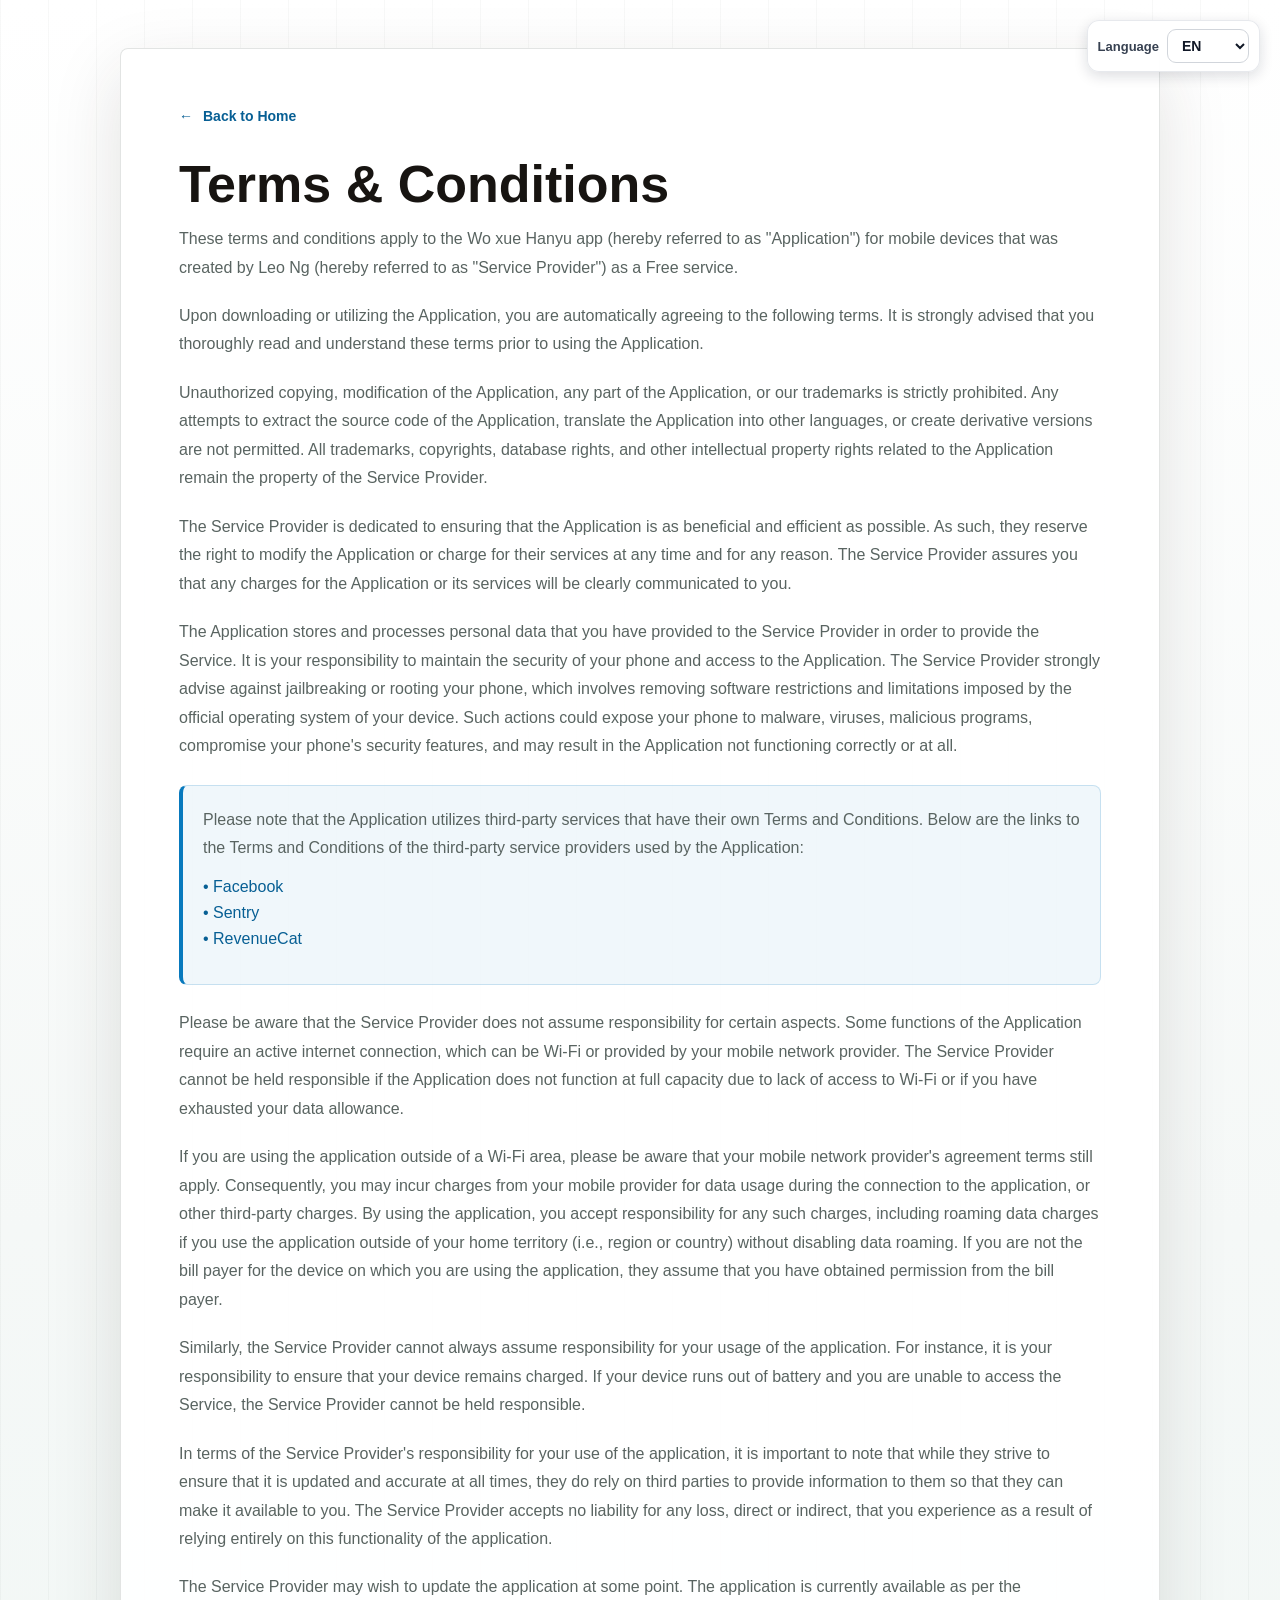
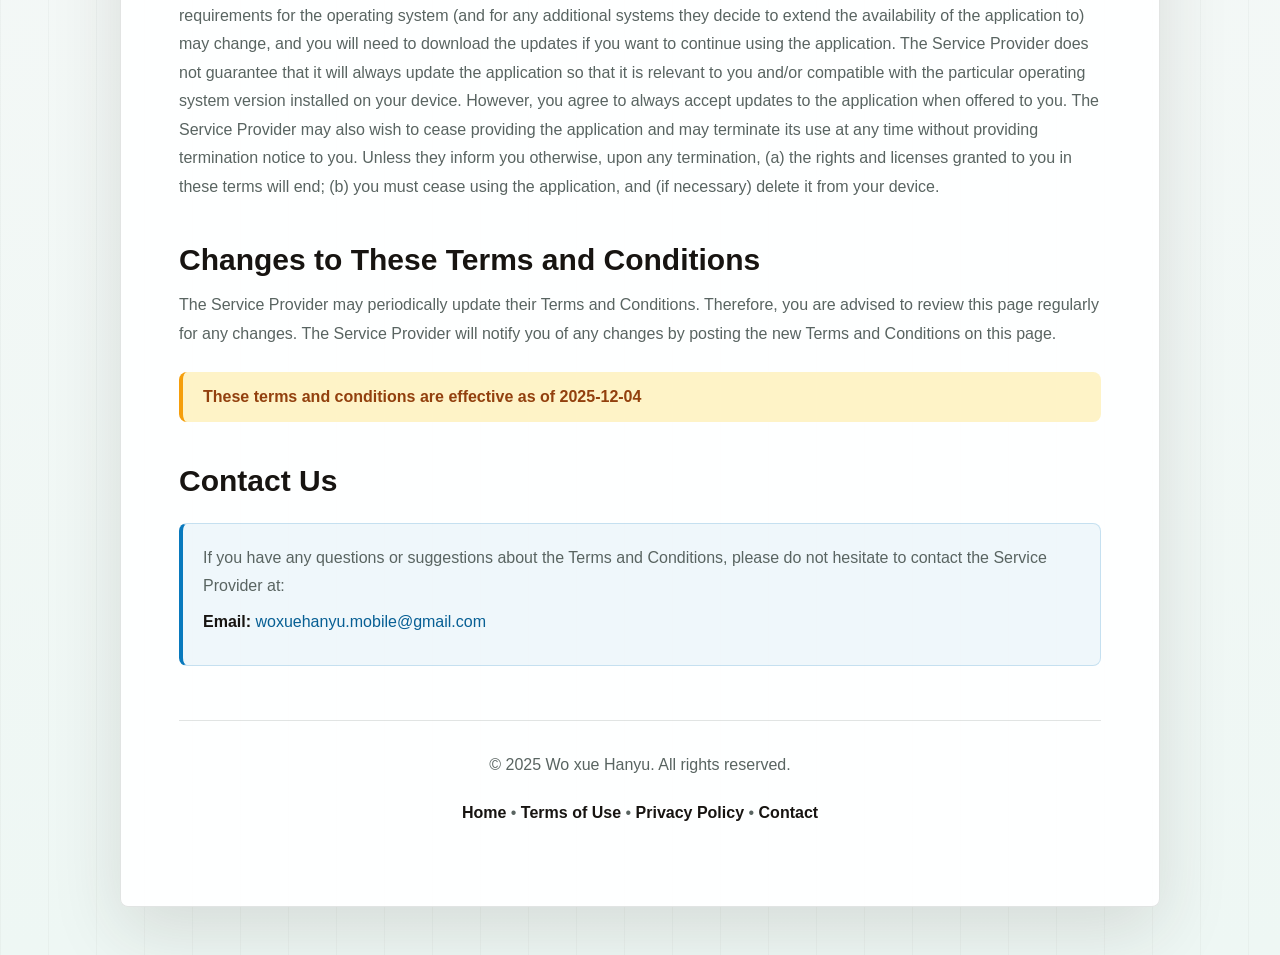
<file: terms_and_conditions/index.html>
<!DOCTYPE html>
<html lang="en">
<head>
  <meta charset="UTF-8">
  <meta name="viewport" content="width=device-width, initial-scale=1.0">
  <title>Terms & Conditions - Wo xue Hanyu</title>
  <meta name="description" content="Terms and Conditions for Wo xue Hanyu - Chinese language learning app.">
  <link rel="icon" href="/assets/app_icon.png">

  <!-- Smart App Banner for iOS -->
  <meta name="apple-itunes-app" content="app-id=6754384426">

  <style>
    * {
      margin: 0;
      padding: 0;
      box-sizing: border-box;
    }

    body {
      font-family: -apple-system, BlinkMacSystemFont, 'Segoe UI', Roboto, Oxygen, Ubuntu, sans-serif;
      background: linear-gradient(135deg, #667eea 0%, #764ba2 100%);
      min-height: 100vh;
      color: #111827;
      padding: 40px 20px;
    }

    body.smart-banner-visible {
      padding-top: 116px;
    }

    /* Smart App Banner */
    .smart-banner {
      position: fixed;
      top: 0;
      left: 0;
      right: 0;
      background: white;
      border-bottom: 1px solid #e5e7eb;
      padding: 12px 16px;
      display: flex;
      align-items: center;
      gap: 12px;
      z-index: 9999;
      box-shadow: 0 2px 8px rgba(0,0,0,0.1);
      transform: translateY(-100%);
      transition: transform 0.3s ease;
    }

    .smart-banner.show {
      transform: translateY(0);
    }

    .smart-banner.hidden {
      display: none;
    }

    .smart-banner-icon {
      width: 48px;
      height: 48px;
      border-radius: 10px;
      flex-shrink: 0;
    }

    .smart-banner-info {
      flex: 1;
      min-width: 0;
    }

    .smart-banner-title {
      font-weight: 600;
      font-size: 14px;
      color: #111827;
      margin-bottom: 2px;
    }

    .smart-banner-subtitle {
      font-size: 12px;
      color: #6b7280;
    }

    .smart-banner-button {
      padding: 8px 20px;
      background: #667eea;
      color: white;
      border: none;
      border-radius: 20px;
      font-weight: 600;
      font-size: 14px;
      cursor: pointer;
      white-space: nowrap;
      flex-shrink: 0;
      transition: background 0.2s;
    }

    .smart-banner-button:hover {
      background: #5568d3;
    }

    .smart-banner-close {
      background: none;
      border: none;
      color: #9ca3af;
      font-size: 24px;
      cursor: pointer;
      padding: 0;
      width: 24px;
      height: 24px;
      display: flex;
      align-items: center;
      justify-content: center;
      flex-shrink: 0;
      line-height: 1;
    }

    .smart-banner-close:hover {
      color: #6b7280;
    }

    .container {
      max-width: 900px;
      margin: 0 auto;
      background: white;
      border-radius: 24px;
      padding: 60px;
      box-shadow: 0 20px 60px rgba(0,0,0,0.2);
      animation: fadeInUp 0.8s ease-out;
    }

    @keyframes fadeInUp {
      from {
        opacity: 0;
        transform: translateY(40px);
      }
      to {
        opacity: 1;
        transform: translateY(0);
      }
    }

    .back-link {
      display: inline-flex;
      align-items: center;
      gap: 8px;
      color: #667eea;
      text-decoration: none;
      font-weight: 600;
      margin-bottom: 32px;
      transition: all 0.2s ease;
    }

    .back-link:hover {
      color: #764ba2;
      transform: translateX(-4px);
    }

    h1 {
      font-size: 42px;
      font-weight: 800;
      background: linear-gradient(135deg, #667eea, #764ba2);
      -webkit-background-clip: text;
      -webkit-text-fill-color: transparent;
      background-clip: text;
      margin-bottom: 40px;
    }

    h2 {
      font-size: 28px;
      font-weight: 700;
      color: #111827;
      margin-top: 48px;
      margin-bottom: 16px;
    }

    p {
      font-size: 16px;
      line-height: 1.8;
      color: #4b5563;
      margin-bottom: 20px;
    }

    ul {
      margin-left: 24px;
      margin-bottom: 20px;
    }

    li {
      font-size: 16px;
      line-height: 1.8;
      color: #4b5563;
      margin-bottom: 8px;
    }

    a {
      color: #667eea;
      text-decoration: none;
      font-weight: 500;
      transition: color 0.2s;
    }

    a:hover {
      color: #764ba2;
      text-decoration: underline;
    }

    strong {
      color: #111827;
      font-weight: 600;
    }

    [data-lang-panel][hidden] {
      display: none;
    }

    .highlight-box {
      background: #f0f9ff;
      border-left: 4px solid #3b82f6;
      padding: 20px;
      margin: 24px 0;
      border-radius: 8px;
    }

    .highlight-box p {
      margin-bottom: 12px;
    }

    .highlight-box p:last-child {
      margin-bottom: 0;
    }

    .service-links {
      display: flex;
      flex-direction: column;
      gap: 8px;
      margin: 16px 0;
    }

    .service-links a {
      display: inline-block;
    }

    .contact-info {
      background: #f9fafb;
      border-left: 4px solid #667eea;
      padding: 20px;
      margin: 24px 0;
      border-radius: 8px;
    }

    .contact-info p {
      margin-bottom: 8px;
    }

    .effective-date {
      background: #fef3c7;
      border-left: 4px solid #f59e0b;
      padding: 16px 20px;
      margin: 24px 0;
      border-radius: 8px;
      font-weight: 600;
      color: #92400e;
    }

    footer {
      text-align: center;
      margin-top: 60px;
      padding-top: 40px;
      border-top: 2px solid #e5e7eb;
      color: #6b7280;
      font-size: 14px;
    }

    footer a {
      color: #667eea;
      text-decoration: none;
      font-weight: 500;
      transition: color 0.2s;
    }

    footer a:hover {
      color: #764ba2;
    }

    @media (max-width: 768px) {
      .container {
        padding: 40px 28px;
      }

      h1 {
        font-size: 32px;
      }

      h2 {
        font-size: 24px;
      }
    }
  </style>
  <link rel="stylesheet" href="/assets/legal-pages.css">
  <link rel="stylesheet" href="/assets/language.css">
  <script src="/assets/language.js" defer></script>

</head>
<body>
  <!-- Smart App Banner -->
  <div class="smart-banner" id="smartBanner">
    <img src="/assets/app_icon.png" alt="App Icon" class="smart-banner-icon">
    <div class="smart-banner-info">
      <div class="smart-banner-title">Wo xue Hanyu</div>
      <div class="smart-banner-subtitle" id="bannerSubtitle">Get the app</div>
    </div>
    <button class="smart-banner-button" id="bannerButton">VIEW</button>
    <button class="smart-banner-close" id="bannerClose">&times;</button>
  </div>

  <div class="container">
    <a href="/" class="back-link">
      <span>←</span>
      <span id="backText">Back to Home</span>
    </a>

    <div data-lang-panel="en">
    <h1>Terms & Conditions</h1>

    <p>These terms and conditions apply to the Wo xue Hanyu app (hereby referred to as "Application") for mobile devices that was created by Leo Ng (hereby referred to as "Service Provider") as a Free service.</p>

    <p>Upon downloading or utilizing the Application, you are automatically agreeing to the following terms. It is strongly advised that you thoroughly read and understand these terms prior to using the Application.</p>

    <p>Unauthorized copying, modification of the Application, any part of the Application, or our trademarks is strictly prohibited. Any attempts to extract the source code of the Application, translate the Application into other languages, or create derivative versions are not permitted. All trademarks, copyrights, database rights, and other intellectual property rights related to the Application remain the property of the Service Provider.</p>

    <p>The Service Provider is dedicated to ensuring that the Application is as beneficial and efficient as possible. As such, they reserve the right to modify the Application or charge for their services at any time and for any reason. The Service Provider assures you that any charges for the Application or its services will be clearly communicated to you.</p>

    <p>The Application stores and processes personal data that you have provided to the Service Provider in order to provide the Service. It is your responsibility to maintain the security of your phone and access to the Application. The Service Provider strongly advise against jailbreaking or rooting your phone, which involves removing software restrictions and limitations imposed by the official operating system of your device. Such actions could expose your phone to malware, viruses, malicious programs, compromise your phone's security features, and may result in the Application not functioning correctly or at all.</p>

    <div class="highlight-box">
      <p>Please note that the Application utilizes third-party services that have their own Terms and Conditions. Below are the links to the Terms and Conditions of the third-party service providers used by the Application:</p>
      <div class="service-links">
        <a href="https://www.facebook.com/legal/terms" target="_blank" rel="noopener noreferrer">• Facebook</a>
        <a href="https://sentry.io/terms/" target="_blank" rel="noopener noreferrer">• Sentry</a>
        <a href="https://www.revenuecat.com/terms" target="_blank" rel="noopener noreferrer">• RevenueCat</a>
      </div>
    </div>

    <p>Please be aware that the Service Provider does not assume responsibility for certain aspects. Some functions of the Application require an active internet connection, which can be Wi-Fi or provided by your mobile network provider. The Service Provider cannot be held responsible if the Application does not function at full capacity due to lack of access to Wi-Fi or if you have exhausted your data allowance.</p>

    <p>If you are using the application outside of a Wi-Fi area, please be aware that your mobile network provider's agreement terms still apply. Consequently, you may incur charges from your mobile provider for data usage during the connection to the application, or other third-party charges. By using the application, you accept responsibility for any such charges, including roaming data charges if you use the application outside of your home territory (i.e., region or country) without disabling data roaming. If you are not the bill payer for the device on which you are using the application, they assume that you have obtained permission from the bill payer.</p>

    <p>Similarly, the Service Provider cannot always assume responsibility for your usage of the application. For instance, it is your responsibility to ensure that your device remains charged. If your device runs out of battery and you are unable to access the Service, the Service Provider cannot be held responsible.</p>

    <p>In terms of the Service Provider's responsibility for your use of the application, it is important to note that while they strive to ensure that it is updated and accurate at all times, they do rely on third parties to provide information to them so that they can make it available to you. The Service Provider accepts no liability for any loss, direct or indirect, that you experience as a result of relying entirely on this functionality of the application.</p>

    <p>The Service Provider may wish to update the application at some point. The application is currently available as per the requirements for the operating system (and for any additional systems they decide to extend the availability of the application to) may change, and you will need to download the updates if you want to continue using the application. The Service Provider does not guarantee that it will always update the application so that it is relevant to you and/or compatible with the particular operating system version installed on your device. However, you agree to always accept updates to the application when offered to you. The Service Provider may also wish to cease providing the application and may terminate its use at any time without providing termination notice to you. Unless they inform you otherwise, upon any termination, (a) the rights and licenses granted to you in these terms will end; (b) you must cease using the application, and (if necessary) delete it from your device.</p>

    <h2>Changes to These Terms and Conditions</h2>

    <p>The Service Provider may periodically update their Terms and Conditions. Therefore, you are advised to review this page regularly for any changes. The Service Provider will notify you of any changes by posting the new Terms and Conditions on this page.</p>

    <div class="effective-date">
      These terms and conditions are effective as of 2025-12-04
    </div>

    <h2>Contact Us</h2>

    <div class="contact-info">
      <p>If you have any questions or suggestions about the Terms and Conditions, please do not hesitate to contact the Service Provider at:</p>
      <p><strong>Email:</strong> <a href="mailto:woxuehanyu.mobile@gmail.com">woxuehanyu.mobile@gmail.com</a></p>
    </div>
    </div>

    <div data-lang-panel="vi" hidden>
      <h1>Điều Khoản & Điều Kiện</h1>
      <p>Các điều khoản và điều kiện này áp dụng cho ứng dụng Wo xue Hanyu trên thiết bị di động, được tạo bởi Leo Ng với tư cách dịch vụ miễn phí.</p>
      <p>Khi tải xuống hoặc sử dụng ứng dụng, bạn đồng ý với các điều khoản bên dưới. Vui lòng đọc kỹ trước khi sử dụng.</p>
      <p>Nghiêm cấm sao chép, chỉnh sửa ứng dụng, thương hiệu hoặc bất kỳ phần nào của ứng dụng. Bạn không được trích xuất mã nguồn, dịch ứng dụng sang ngôn ngữ khác hoặc tạo phiên bản phái sinh trái phép.</p>
      <p>Nhà cung cấp dịch vụ có thể sửa đổi ứng dụng hoặc tính phí dịch vụ vào bất kỳ thời điểm nào với lý do phù hợp. Mọi khoản phí sẽ được thông báo rõ ràng cho bạn.</p>
      <p>Ứng dụng lưu trữ và xử lý dữ liệu cá nhân bạn cung cấp để vận hành dịch vụ. Bạn chịu trách nhiệm giữ an toàn cho thiết bị và quyền truy cập ứng dụng. Chúng tôi không khuyến nghị jailbreak/root thiết bị vì có thể làm giảm bảo mật và khiến ứng dụng hoạt động không chính xác.</p>

      <div class="highlight-box">
        <p>Ứng dụng sử dụng một số dịch vụ bên thứ ba có điều khoản riêng:</p>
        <div class="service-links">
          <a href="https://www.facebook.com/legal/terms" target="_blank" rel="noopener noreferrer">• Facebook</a>
          <a href="https://sentry.io/terms/" target="_blank" rel="noopener noreferrer">• Sentry</a>
          <a href="https://www.revenuecat.com/terms" target="_blank" rel="noopener noreferrer">• RevenueCat</a>
        </div>
      </div>

      <p>Một số chức năng cần kết nối internet. Nhà cung cấp dịch vụ không chịu trách nhiệm nếu ứng dụng không hoạt động đầy đủ do không có Wi-Fi, hết dữ liệu di động hoặc điều kiện mạng không ổn định.</p>
      <p>Khi dùng ứng dụng ngoài vùng Wi-Fi, các điều khoản của nhà mạng vẫn áp dụng. Bạn chịu trách nhiệm cho phí dữ liệu, phí chuyển vùng hoặc phí bên thứ ba phát sinh.</p>
      <p>Bạn cũng chịu trách nhiệm bảo đảm thiết bị đủ pin và có điều kiện hoạt động phù hợp để truy cập dịch vụ.</p>
      <p>Chúng tôi cố gắng duy trì thông tin chính xác và cập nhật, nhưng có thể dựa vào dữ liệu từ bên thứ ba. Nhà cung cấp dịch vụ không chịu trách nhiệm cho tổn thất trực tiếp hoặc gián tiếp phát sinh từ việc phụ thuộc hoàn toàn vào chức năng của ứng dụng.</p>
      <p>Ứng dụng có thể được cập nhật để phù hợp với yêu cầu hệ điều hành. Bạn đồng ý nhận các bản cập nhật khi được cung cấp. Nhà cung cấp dịch vụ cũng có thể ngừng cung cấp ứng dụng; khi đó quyền sử dụng của bạn sẽ chấm dứt và bạn phải ngừng dùng, xóa ứng dụng nếu cần.</p>

      <h2>Thay Đổi Điều Khoản</h2>
      <p>Nhà cung cấp dịch vụ có thể cập nhật Điều Khoản & Điều Kiện định kỳ. Bạn nên xem lại trang này thường xuyên. Các thay đổi sẽ được đăng trên trang này.</p>

      <div class="effective-date">
        Các điều khoản và điều kiện này có hiệu lực từ ngày 2025-12-04
      </div>

      <h2>Liên Hệ</h2>
      <div class="contact-info">
        <p>Nếu bạn có câu hỏi hoặc góp ý về Điều Khoản & Điều Kiện, vui lòng liên hệ:</p>
        <p><strong>Email:</strong> <a href="mailto:woxuehanyu.mobile@gmail.com">woxuehanyu.mobile@gmail.com</a></p>
      </div>
    </div>

    <footer>
      <p id="footerCopyright">&copy; 2025 Wo xue Hanyu. All rights reserved.</p>
      <p style="margin-top: 12px;">
        <a href="/" id="footerHome">Home</a> •
        <a href="/EULA" id="footerTerms">Terms of Use</a> •
        <a href="/privacy_policy" id="footerPrivacy">Privacy Policy</a> •
        <a href="/contact" id="footerContact">Contact</a>
      </p>
    </footer>
  </div>

  <script>
    const termsConditionsTranslations = {
      en: {
        title: 'Terms & Conditions - Wo xue Hanyu',
        back: 'Back to Home',
        footer: '© 2025 Wo xue Hanyu. All rights reserved.',
        home: 'Home',
        terms: 'Terms of Use',
        privacy: 'Privacy Policy',
        contact: 'Contact'
      },
      vi: {
        title: 'Điều Khoản & Điều Kiện - Wo xue Hanyu',
        back: 'Về trang chủ',
        footer: '© 2025 Wo xue Hanyu. Bảo lưu mọi quyền.',
        home: 'Trang chủ',
        terms: 'Điều Khoản Sử Dụng',
        privacy: 'Chính Sách Bảo Mật',
        contact: 'Liên Hệ'
      }
    };

    window.applyLanguage = function(lang) {
      const activeLang = termsConditionsTranslations[lang] ? lang : 'en';
      const t = termsConditionsTranslations[activeLang];
      document.documentElement.lang = activeLang;
      document.title = t.title;
      document.getElementById('backText').textContent = t.back;
      document.getElementById('footerCopyright').textContent = t.footer;
      document.getElementById('footerHome').textContent = t.home;
      document.getElementById('footerTerms').textContent = t.terms;
      document.getElementById('footerPrivacy').textContent = t.privacy;
      document.getElementById('footerContact').textContent = t.contact;
      document.querySelectorAll('[data-lang-panel]').forEach(function(panel) {
        panel.hidden = panel.getAttribute('data-lang-panel') !== activeLang;
      });
    };

    // Smart App Banner
    (function() {
      const banner = document.getElementById('smartBanner');
      const bannerButton = document.getElementById('bannerButton');
      const bannerClose = document.getElementById('bannerClose');
      const bannerSubtitle = document.getElementById('bannerSubtitle');

      const bannerDismissed = localStorage.getItem('smartBannerDismissed');
      if (bannerDismissed) {
        banner.classList.add('hidden');
        return;
      }

      const userAgent = navigator.userAgent || navigator.vendor || window.opera;
      const isIOS = /iPad|iPhone|iPod/.test(userAgent) && !window.MSStream;
      const isAndroid = /android/i.test(userAgent);

      const universalLink = 'https://woxuehanyu.com/app';
      const appStoreLink = 'https://apps.apple.com/app/id6754384426';
      const playStoreLink = 'https://play.google.com/store/apps/details?id=com.woxuehanyu.prod';

      if (isIOS || isAndroid) {
        setTimeout(() => {
          banner.classList.add('show');
          document.body.classList.add('smart-banner-visible');
        }, 500);

        if (isIOS) {
          bannerSubtitle.textContent = 'Free - On the App Store';
        } else if (isAndroid) {
          bannerSubtitle.textContent = 'Free - On Google Play';
        }

        bannerButton.addEventListener('click', () => {
          window.location.href = universalLink;
          setTimeout(() => {
            if (isIOS) {
              window.location.href = appStoreLink;
            } else if (isAndroid) {
              window.location.href = playStoreLink;
            }
          }, 1500);
        });

        bannerClose.addEventListener('click', () => {
          banner.classList.remove('show');
          setTimeout(() => {
            banner.classList.add('hidden');
            document.body.classList.remove('smart-banner-visible');
          }, 300);
          localStorage.setItem('smartBannerDismissed', 'true');
        });
      } else {
        banner.classList.add('hidden');
      }
    })();
  </script>
</body>
</html>
</file>
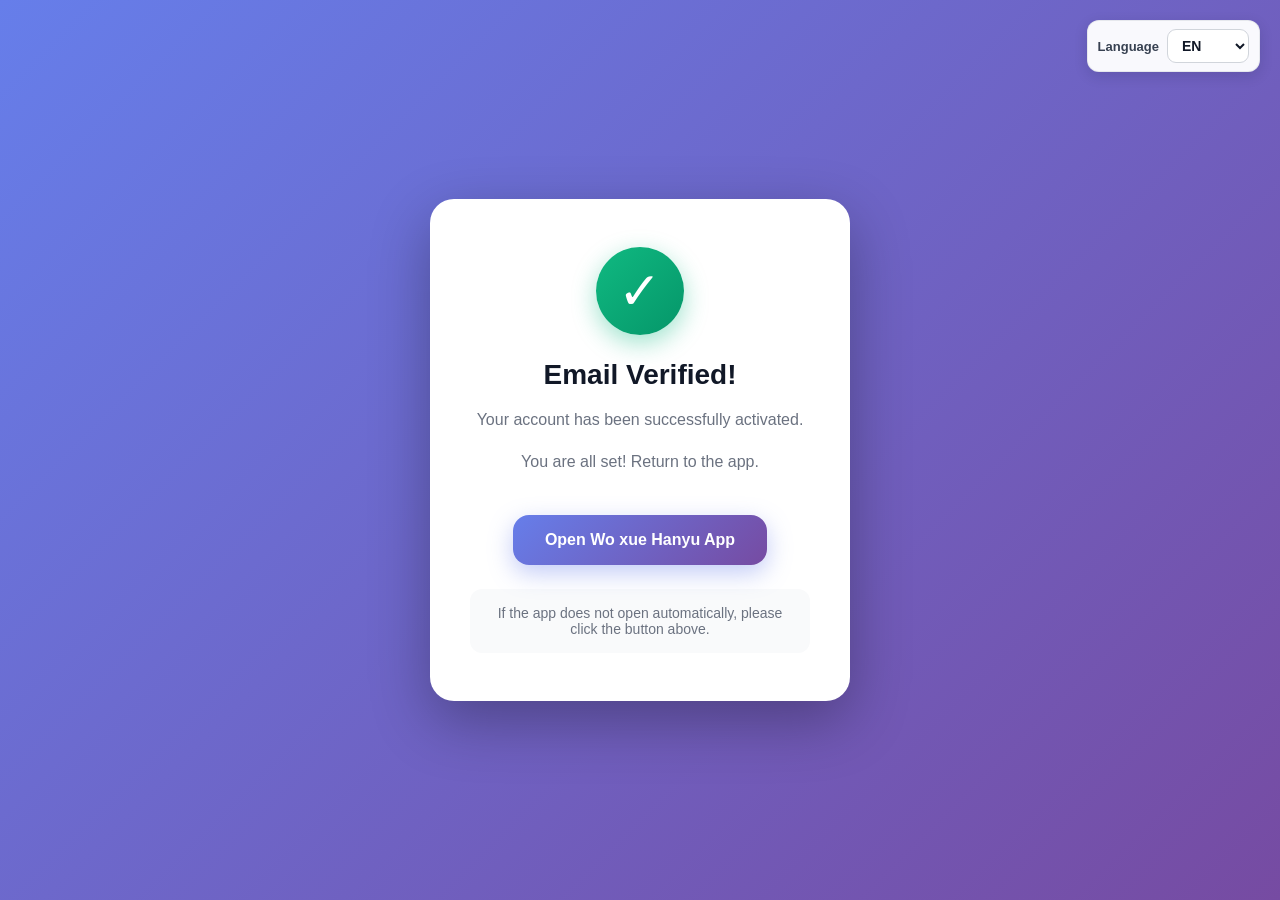
<file: auth/callback/index.html>
<!DOCTYPE html>
<html lang="en">
<head>
  <meta charset="UTF-8">
  <meta name="viewport" content="width=device-width, initial-scale=1.0">
  <title>Wo xue Hanyu - Email Verified</title>
  <link rel="icon" href="data:image/svg+xml,<svg xmlns='http://www.w3.org/2000/svg' viewBox='0 0 100 100'><text y='.9em' font-size='90'>🎓</text></svg>">
  <style>
    * {
      margin: 0;
      padding: 0;
      box-sizing: border-box;
    }
    
    body {
      font-family: -apple-system, BlinkMacSystemFont, 'Segoe UI', Roboto, Oxygen, Ubuntu, sans-serif;
      background: linear-gradient(135deg, #667eea 0%, #764ba2 100%);
      min-height: 100vh;
      display: flex;
      align-items: center;
      justify-content: center;
      padding: 20px;
    }
    
    .container {
      background: white;
      border-radius: 24px;
      padding: 48px 40px;
      max-width: 420px;
      width: 100%;
      box-shadow: 0 20px 60px rgba(0,0,0,0.3);
      text-align: center;
      animation: slideUp 0.6s cubic-bezier(0.16, 1, 0.3, 1);
    }
    
    @keyframes slideUp {
      from {
        opacity: 0;
        transform: translateY(40px);
      }
      to {
        opacity: 1;
        transform: translateY(0);
      }
    }
    
    .logo {
      font-size: 64px;
      margin-bottom: 24px;
      animation: bounceIn 0.8s cubic-bezier(0.16, 1, 0.3, 1) 0.2s both;
    }
    
    @keyframes bounceIn {
      0% {
        transform: scale(0);
      }
      50% {
        transform: scale(1.1);
      }
      100% {
        transform: scale(1);
      }
    }
    
    .success-icon {
      width: 88px;
      height: 88px;
      background: linear-gradient(135deg, #10b981, #059669);
      border-radius: 50%;
      margin: 0 auto 24px;
      display: flex;
      align-items: center;
      justify-content: center;
      font-size: 52px;
      color: white;
      box-shadow: 0 8px 24px rgba(16, 185, 129, 0.4);
      animation: scaleIn 0.6s cubic-bezier(0.16, 1, 0.3, 1) 0.4s both;
    }
    
    @keyframes scaleIn {
      from {
        transform: scale(0) rotate(-180deg);
        opacity: 0;
      }
      to {
        transform: scale(1) rotate(0deg);
        opacity: 1;
      }
    }
    
    h1 {
      color: #111827;
      font-size: 28px;
      font-weight: 700;
      margin-bottom: 12px;
      animation: fadeIn 0.6s ease-out 0.6s both;
    }
    
    .message {
      color: #6b7280;
      font-size: 16px;
      margin: 16px 0;
      line-height: 1.6;
      animation: fadeIn 0.6s ease-out 0.7s both;
    }
    
    @keyframes fadeIn {
      from { opacity: 0; }
      to { opacity: 1; }
    }
    
    .loader {
      border: 4px solid #f3f4f6;
      border-top: 4px solid #667eea;
      border-radius: 50%;
      width: 56px;
      height: 56px;
      animation: spin 1s linear infinite;
      margin: 24px auto;
    }
    
    @keyframes spin {
      0% { transform: rotate(0deg); }
      100% { transform: rotate(360deg); }
    }
    
    .button {
      display: inline-block;
      padding: 16px 32px;
      background: linear-gradient(135deg, #667eea, #764ba2);
      color: white;
      text-decoration: none;
      border-radius: 16px;
      font-weight: 600;
      font-size: 16px;
      margin-top: 24px;
      transition: all 0.3s ease;
      box-shadow: 0 8px 24px rgba(102, 126, 234, 0.4);
      animation: fadeIn 0.6s ease-out 0.8s both;
    }
    
    .button:hover {
      transform: translateY(-2px);
      box-shadow: 0 12px 32px rgba(102, 126, 234, 0.5);
    }
    
    .button:active {
      transform: translateY(0);
    }
    
    .info {
      margin-top: 24px;
      padding: 16px;
      background: #f9fafb;
      border-radius: 12px;
      font-size: 14px;
      color: #6b7280;
      animation: fadeIn 0.6s ease-out 0.9s both;
    }
    
    .error {
      color: #ef4444;
      margin-top: 16px;
    }
  </style>
  <link rel="stylesheet" href="/assets/language.css">
  <script src="/assets/language.js" defer></script>

</head>
<body>
  <div class="container">
    <div id="status">
      <div class="logo">🎓</div>
      <div class="loader"></div>
      <p class="message">Verifying your email...</p>
    </div>
  </div>

  <script>
    // Get query params from URL (from email link)
    const urlParams = new URLSearchParams(window.location.search);
    const verifyToken = urlParams.get('token');
    const code = urlParams.get('code');
    const verificationType = urlParams.get('type');

    // Get hash fragment from URL (contains access_token after Supabase redirect)
    const hash = window.location.hash;
    const hashParams = new URLSearchParams(hash.substring(1));
    const accessToken = hashParams.get('access_token');
    const refreshToken = hashParams.get('refresh_token');
    const errorCode = hashParams.get('error_code');
    const errorDescription = hashParams.get('error_description');
    const hashType = hashParams.get('type');

    // Determine the type (from either query or hash)
    const type = hashType || verificationType;
    let currentLang = urlParams.get('lang') || localStorage.getItem('woxuehanyu-lang') || ((navigator.language || navigator.userLanguage || '').startsWith('vi') ? 'vi' : 'en');
    const translations = {
      en: {
        verifying: 'Verifying your email...',
        passwordVerifiedTitle: 'Password Reset Link Verified!',
        emailVerifiedTitle: 'Email Verified!',
        passwordReady: 'Ready to reset your password.',
        accountActivated: 'Your account has been successfully activated.',
        openingApp: 'Opening <strong>Wo xue Hanyu</strong> app...',
        openApp: 'Open Wo xue Hanyu App',
        fallbackHint: 'If the app does not open automatically, please click the button above.',
        verifyingTitle: 'Verifying Email...',
        verifyingCopy: 'Your account is being activated.',
        waitCopy: 'Please wait a moment...',
        errorTitle: 'An Error Occurred',
        errorFallback: 'Link is invalid or has expired.',
        errorHelp: 'Please try again or contact support.',
        returnCopy: 'You are all set! Return to the app.'
      },
      vi: {
        verifying: 'Đang xác minh email...',
        passwordVerifiedTitle: 'Liên kết đặt lại mật khẩu đã xác minh!',
        emailVerifiedTitle: 'Email đã được xác minh!',
        passwordReady: 'Bạn đã có thể đặt lại mật khẩu.',
        accountActivated: 'Tài khoản của bạn đã được kích hoạt thành công.',
        openingApp: 'Đang mở ứng dụng <strong>Wo xue Hanyu</strong>...',
        openApp: 'Mở ứng dụng Wo xue Hanyu',
        fallbackHint: 'Nếu ứng dụng không tự mở, hãy bấm nút ở trên.',
        verifyingTitle: 'Đang xác minh email...',
        verifyingCopy: 'Tài khoản của bạn đang được kích hoạt.',
        waitCopy: 'Vui lòng chờ trong giây lát...',
        errorTitle: 'Đã xảy ra lỗi',
        errorFallback: 'Liên kết không hợp lệ hoặc đã hết hạn.',
        errorHelp: 'Vui lòng thử lại hoặc liên hệ hỗ trợ.',
        returnCopy: 'Hoàn tất! Hãy quay lại ứng dụng.'
      }
    };

    function getText() {
      currentLang = translations[currentLang] ? currentLang : 'en';
      document.documentElement.lang = currentLang;
      return translations[currentLang];
    }

    let currentView = 'loading';

    window.applyLanguage = function(lang) {
      currentLang = translations[lang] ? lang : 'en';
      if (currentView === 'success') {
        showSuccessAndRedirect(false);
      } else if (currentView === 'verifying') {
        showVerifyingUI();
      } else if (currentView === 'error') {
        showErrorUI();
      } else if (currentView === 'done') {
        showDoneUI();
      }
    };

    // Base deep link URL - will be modified based on type
    const DEEP_LINK_BASE = 'woxuehanyu://auth/';

    function updateUI(content) {
      document.getElementById('status').innerHTML = content;
    }

    function buildDeepLink() {
      // Build deep link based on type
      let deepLink = DEEP_LINK_BASE;

      if (type === 'recovery') {
        // Password reset flow
        deepLink += 'reset-password?';
      } else {
        // Email verification flow (default)
        deepLink += 'callback?';
      }

      // Add parameters
      const params = new URLSearchParams();

      if (code) {
        params.append('code', code);
      }
      if (accessToken) {
        params.append('access_token', accessToken);
      }
      if (refreshToken) {
        params.append('refresh_token', refreshToken);
      }
      if (type) {
        params.append('type', type);
      }

      return deepLink + params.toString();
    }

    function showSuccessAndRedirect(shouldRedirect = true) {
      currentView = 'success';
      const t = getText();
      const deepLink = buildDeepLink();
      const isPasswordReset = type === 'recovery';

      // Display success UI immediately
      updateUI(`
        <div class="success-icon">✓</div>
        <h1>${isPasswordReset ? t.passwordVerifiedTitle : t.emailVerifiedTitle}</h1>
        <p class="message">${isPasswordReset ? t.passwordReady : t.accountActivated}</p>
        <p class="message">${t.openingApp}</p>
        <a href="${deepLink}" class="button">${t.openApp}</a>
        <div class="info">
          ${t.fallbackHint}
        </div>
      `);

      console.log('Deep link ready:', deepLink);

      if (shouldRedirect) {
        setTimeout(() => {
          window.location.href = deepLink;
        }, 1500);
      }
    }

    function showVerifyingUI() {
      currentView = 'verifying';
      const t = getText();
      // Display verification UI when user just clicked email
      updateUI(`
        <div class="success-icon">✓</div>
        <h1>${t.verifyingTitle}</h1>
        <p class="message">${t.verifyingCopy}</p>
        <p class="message">${t.waitCopy}</p>
      `);
    }

    function showErrorUI() {
      currentView = 'error';
      const t = getText();
      updateUI(`
        <div class="logo">⚠️</div>
        <h1>${t.errorTitle}</h1>
        <p class="message error">${errorDescription || t.errorFallback}</p>
        <p class="message">${t.errorHelp}</p>
      `);
    }

    function showDoneUI() {
      currentView = 'done';
      const t = getText();
      const deepLink = buildDeepLink();
      updateUI(`
        <div class="success-icon">✓</div>
        <h1>${type === 'recovery' ? t.passwordVerifiedTitle : t.emailVerifiedTitle}</h1>
        <p class="message">${type === 'recovery' ? t.passwordReady : t.accountActivated}</p>
        <p class="message">${t.returnCopy}</p>
        <a href="${deepLink}" class="button">${t.openApp}</a>
        <div class="info">
          ${t.fallbackHint}
        </div>
      `);
    }

    // Run when page loads
    window.onload = function() {
      console.log('URL Params:', {
        verifyToken,
        code,
        verificationType,
        type,
        accessToken: accessToken ? 'Present' : 'Missing',
        errorCode,
        fullURL: window.location.href
      });
      getText();

      // Case 1: Has access token in hash (after Supabase redirect)
      if (accessToken) {
        showSuccessAndRedirect();
      }
      // Case 2: Has PKCE code (password reset or email verification with PKCE)
      else if (code) {
        showSuccessAndRedirect();
      }
      // Case 3: Has error in hash
      else if (errorCode) {
        showErrorUI();
      }
      // Case 4: Has verify token in query params (user just clicked email)
      else if (verifyToken && verificationType) {
        showVerifyingUI();
        // Supabase will automatically process and redirect back with hash fragment
        // Page will reload with access_token in hash
      }
      // Case 5: On callback page (after Supabase verify success)
      // Supabase with PKCE flow doesn't return token in URL, app will get session later
      else {
        setTimeout(() => {
          showDoneUI();
        }, 500);
      }
    };
  </script>
</body>
</html>
</file>
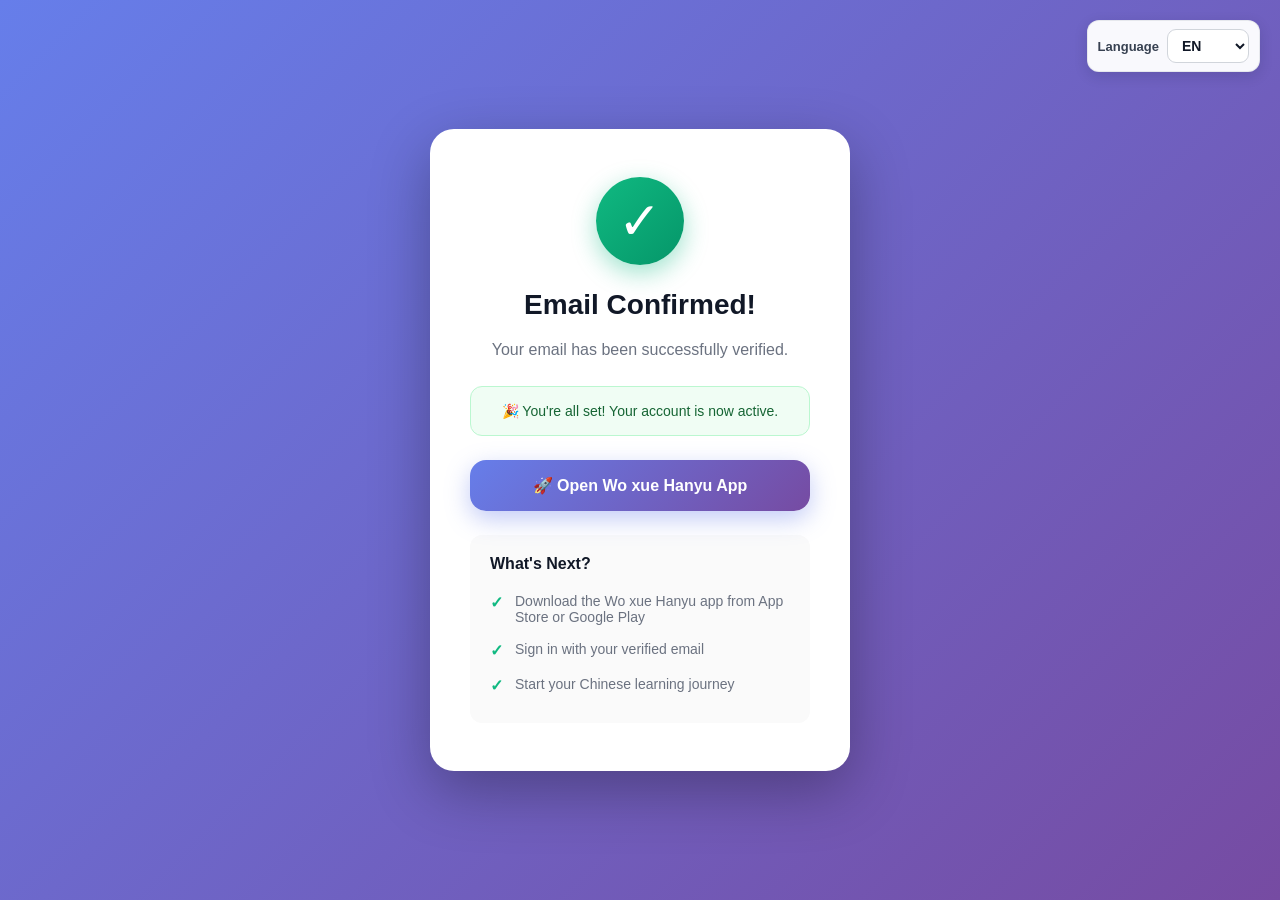
<file: auth/email-confirmed/index.html>
<!DOCTYPE html>
<html lang="en">
<head>
  <meta charset="UTF-8">
  <meta name="viewport" content="width=device-width, initial-scale=1.0">
  <title>Email Confirmed - Wo xue Hanyu</title>
  <link rel="icon" href="data:image/svg+xml,<svg xmlns='http://www.w3.org/2000/svg' viewBox='0 0 100 100'><text y='.9em' font-size='90'>🎓</text></svg>">
  <!-- iOS Smart Banner -->
  <meta name="apple-itunes-app" content="app-id=6754384426">
  <style>
    * {
      margin: 0;
      padding: 0;
      box-sizing: border-box;
    }

    body {
      font-family: -apple-system, BlinkMacSystemFont, 'Segoe UI', Roboto, Oxygen, Ubuntu, sans-serif;
      background: linear-gradient(135deg, #667eea 0%, #764ba2 100%);
      min-height: 100vh;
      display: flex;
      align-items: center;
      justify-content: center;
      padding: 20px;
    }

    .container {
      background: white;
      border-radius: 24px;
      padding: 48px 40px;
      max-width: 420px;
      width: 100%;
      box-shadow: 0 20px 60px rgba(0,0,0,0.3);
      text-align: center;
      animation: slideUp 0.6s cubic-bezier(0.16, 1, 0.3, 1);
    }

    @keyframes slideUp {
      from {
        opacity: 0;
        transform: translateY(40px);
      }
      to {
        opacity: 1;
        transform: translateY(0);
      }
    }

    .success-icon {
      width: 88px;
      height: 88px;
      background: linear-gradient(135deg, #10b981, #059669);
      border-radius: 50%;
      margin: 0 auto 24px;
      display: flex;
      align-items: center;
      justify-content: center;
      font-size: 52px;
      color: white;
      box-shadow: 0 8px 24px rgba(16, 185, 129, 0.4);
      animation: scaleIn 0.6s cubic-bezier(0.16, 1, 0.3, 1) 0.2s both;
    }

    @keyframes scaleIn {
      from {
        transform: scale(0) rotate(-180deg);
        opacity: 0;
      }
      to {
        transform: scale(1) rotate(0deg);
        opacity: 1;
      }
    }

    h1 {
      color: #111827;
      font-size: 28px;
      font-weight: 700;
      margin-bottom: 12px;
      animation: fadeIn 0.6s ease-out 0.4s both;
    }

    .message {
      color: #6b7280;
      font-size: 16px;
      margin: 16px 0;
      line-height: 1.6;
      animation: fadeIn 0.6s ease-out 0.5s both;
    }

    .email-display {
      background: #f3f4f6;
      padding: 12px 16px;
      border-radius: 8px;
      font-size: 14px;
      color: #374151;
      font-weight: 500;
      margin: 20px 0;
      word-break: break-all;
      animation: fadeIn 0.6s ease-out 0.6s both;
    }

    @keyframes fadeIn {
      from { opacity: 0; }
      to { opacity: 1; }
    }

    .info {
      margin-top: 24px;
      padding: 16px;
      background: #f0fdf4;
      border-radius: 12px;
      font-size: 14px;
      color: #166534;
      border: 1px solid #bbf7d0;
      animation: fadeIn 0.6s ease-out 0.7s both;
    }

    .next-steps {
      margin-top: 24px;
      text-align: left;
      padding: 20px;
      background: #fafafa;
      border-radius: 12px;
      animation: fadeIn 0.6s ease-out 0.8s both;
    }

    .next-steps h3 {
      font-size: 16px;
      color: #111827;
      margin-bottom: 12px;
    }

    .next-steps ul {
      list-style: none;
      padding: 0;
    }

    .next-steps li {
      padding: 8px 0;
      color: #6b7280;
      font-size: 14px;
      display: flex;
      align-items: flex-start;
    }

    .next-steps li::before {
      content: "✓";
      color: #10b981;
      font-weight: bold;
      margin-right: 12px;
      font-size: 16px;
    }

    .logo {
      font-size: 64px;
      margin-bottom: 24px;
      animation: bounceIn 0.8s cubic-bezier(0.16, 1, 0.3, 1) 0.2s both;
    }

    @keyframes bounceIn {
      0% {
        transform: scale(0);
      }
      50% {
        transform: scale(1.1);
      }
      100% {
        transform: scale(1);
      }
    }

    .button {
      display: inline-block;
      width: 100%;
      padding: 16px 32px;
      background: linear-gradient(135deg, #667eea, #764ba2);
      color: white;
      text-decoration: none;
      border-radius: 16px;
      font-weight: 600;
      font-size: 16px;
      margin-top: 24px;
      transition: all 0.3s ease;
      box-shadow: 0 8px 24px rgba(102, 126, 234, 0.4);
      animation: fadeIn 0.6s ease-out 0.9s both;
      border: none;
      cursor: pointer;
      font-family: inherit;
    }

    .button:hover {
      transform: translateY(-2px);
      box-shadow: 0 12px 32px rgba(102, 126, 234, 0.5);
    }

    .button:active {
      transform: translateY(0);
    }
  </style>
  <link rel="stylesheet" href="/assets/language.css">
  <script src="/assets/language.js" defer></script>

</head>
<body>
  <div class="container">
    <div class="success-icon">✓</div>
    <h1 id="heading">Email Confirmed!</h1>
    <p class="message" id="message">Your email has been successfully verified.</p>

    <div id="emailDisplay"></div>

    <div class="info" id="infoMessage">
      🎉 You're all set! Your account is now active.
    </div>

    <a href="#" id="openAppBtn" class="button">🚀 Open Wo xue Hanyu App</a>

    <div class="next-steps">
      <h3 id="nextStepsHeading">What's Next?</h3>
      <ul id="nextStepsList">
        <li>Download the Wo xue Hanyu app from App Store or Google Play</li>
        <li>Sign in with your verified email</li>
        <li>Start your Chinese learning journey</li>
      </ul>
    </div>
  </div>

  <script>
    // Get parameters from URL query string
    const urlParams = new URLSearchParams(window.location.search);
    const email = urlParams.get('email');
    const code = urlParams.get('code'); // PKCE code from Supabase

    // Get parameters from URL hash fragment (Supabase may pass tokens here in some flows)
    const hashParams = new URLSearchParams(window.location.hash.substring(1));
    const accessToken = hashParams.get('access_token');
    const refreshToken = hashParams.get('refresh_token');
    const tokenType = hashParams.get('token_type');

    // Localization: Detect language from URL param or browser
    const langParam = urlParams.get('lang');
    let userLang = langParam || (localStorage.getItem('woxuehanyu-lang')) || ((navigator.language || navigator.userLanguage || '').startsWith('vi') ? 'vi' : 'en');

    // Translations
    const translations = {
      en: {
        pageTitle: 'Email Confirmed - Wo xue Hanyu',
        heading: 'Email Confirmed!',
        message: 'Your email has been successfully verified.',
        infoMessage: '🎉 You\'re all set! Your account is now active.',
        buttonText: '🚀 Open Wo xue Hanyu App',
        nextStepsHeading: 'What\'s Next?',
        nextStep1: 'Download the Wo xue Hanyu app from App Store or Google Play',
        nextStep2: 'Sign in with your verified email',
        nextStep3: 'Start your Chinese learning journey'
      },
      vi: {
        pageTitle: 'Xác Nhận Email - Wo xue Hanyu',
        heading: 'Email Đã Được Xác Nhận!',
        message: 'Email của bạn đã được xác minh thành công.',
        infoMessage: '🎉 Hoàn tất! Tài khoản của bạn hiện đã kích hoạt.',
        buttonText: '🚀 Mở Ứng Dụng Wo xue Hanyu',
        nextStepsHeading: 'Bước Tiếp Theo?',
        nextStep1: 'Tải ứng dụng Wo xue Hanyu từ App Store hoặc Google Play',
        nextStep2: 'Đăng nhập bằng email đã xác minh',
        nextStep3: 'Bắt đầu hành trình học tiếng Trung của bạn'
      }
    };

    function applyPageLanguage(lang) {
      userLang = translations[lang] ? lang : 'en';
      const t = translations[userLang] || translations.en;
      document.documentElement.lang = userLang;
      document.title = t.pageTitle;
      document.getElementById('heading').textContent = t.heading;
      document.getElementById('message').textContent = t.message;
      document.getElementById('infoMessage').textContent = t.infoMessage;
      document.getElementById('openAppBtn').textContent = t.buttonText;
      document.getElementById('nextStepsHeading').textContent = t.nextStepsHeading;

      const nextStepsList = document.getElementById('nextStepsList');
      nextStepsList.innerHTML = `
        <li>${t.nextStep1}</li>
        <li>${t.nextStep2}</li>
        <li>${t.nextStep3}</li>
      `;
    }

    window.applyLanguage = applyPageLanguage;
    applyPageLanguage(userLang);

    // Display email if available
    if (email) {
      const emailDisplay = document.getElementById('emailDisplay');
      emailDisplay.className = 'email-display';
      emailDisplay.textContent = email;
    }

    // Build deep link to open app
    function buildAppLink() {
      let deepLink = 'woxuehanyu://email-confirmed';
      const params = new URLSearchParams();

      // Add email parameter if available
      if (email) {
        params.append('email', email);
      }

      // Add PKCE code if available (app will exchange it for tokens)
      if (code) {
        params.append('code', code);
      }

      // Add Supabase tokens if available (for auto-login in non-PKCE flow)
      if (accessToken) {
        params.append('access_token', accessToken);
      }
      if (refreshToken) {
        params.append('refresh_token', refreshToken);
      }

      const queryString = params.toString();
      if (queryString) {
        deepLink += `?${queryString}`;
      }

      return deepLink;
    }

    // Set up the "Open App" button
    const openAppBtn = document.getElementById('openAppBtn');
    const appLink = buildAppLink();
    openAppBtn.href = appLink;

    // Update Smart Banner with app-argument
    const smartBannerMeta = document.querySelector('meta[name="apple-itunes-app"]');
    if (smartBannerMeta) {
      const currentContent = smartBannerMeta.getAttribute('content');
      // Add app-argument to pass the deep link URL to the app
      smartBannerMeta.setAttribute('content', `${currentContent}, app-argument=${encodeURIComponent(appLink)}`);
    }

    // Log for debugging
    console.log('=== EMAIL CONFIRMATION SUCCESS ===');
    console.log('Email:', email || 'Not provided');
    console.log('Code:', code || 'Not provided');
    console.log('Access Token:', accessToken ? 'Present' : 'Not available');
    console.log('Refresh Token:', refreshToken ? 'Present' : 'Not available');
    console.log('Detected language:', userLang);
    console.log('App deep link:', appLink);
    console.log('Full URL:', window.location.href);
    console.log('==================================');
  </script>
</body>
</html>
</file>
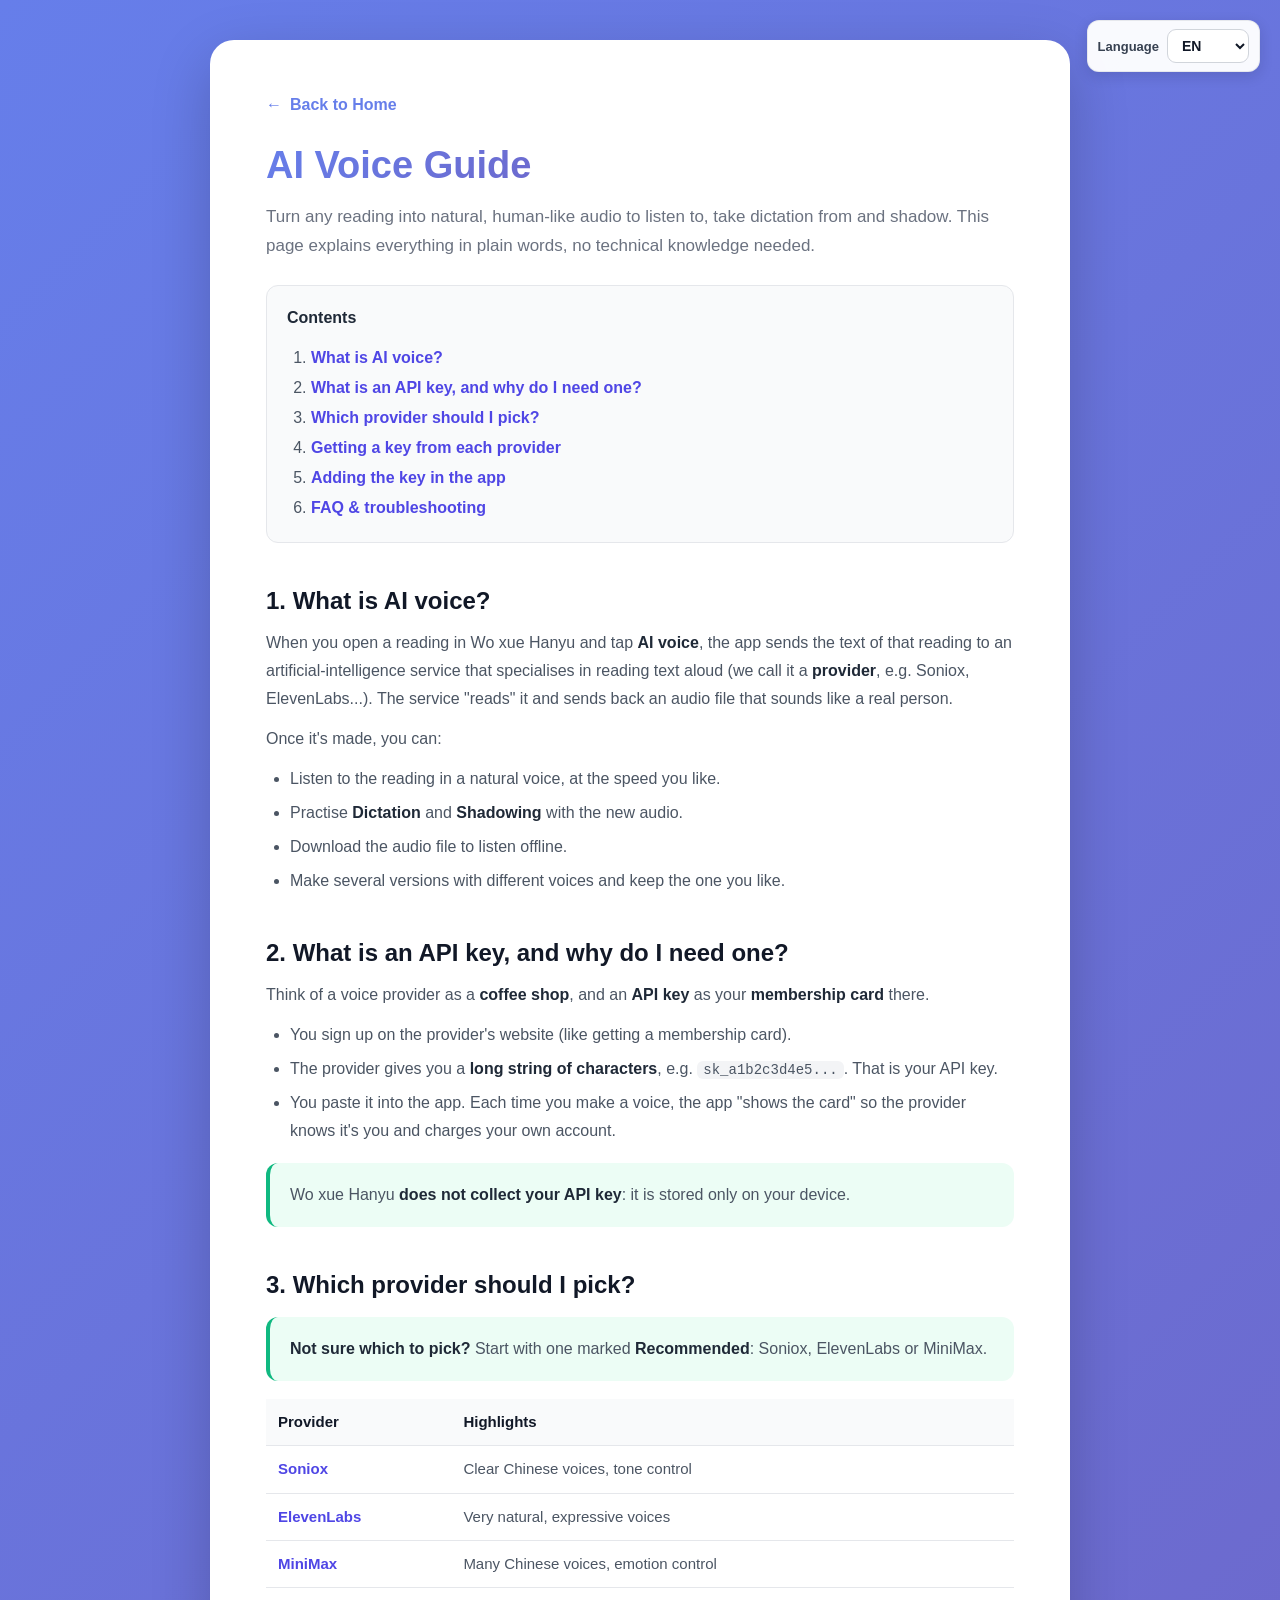
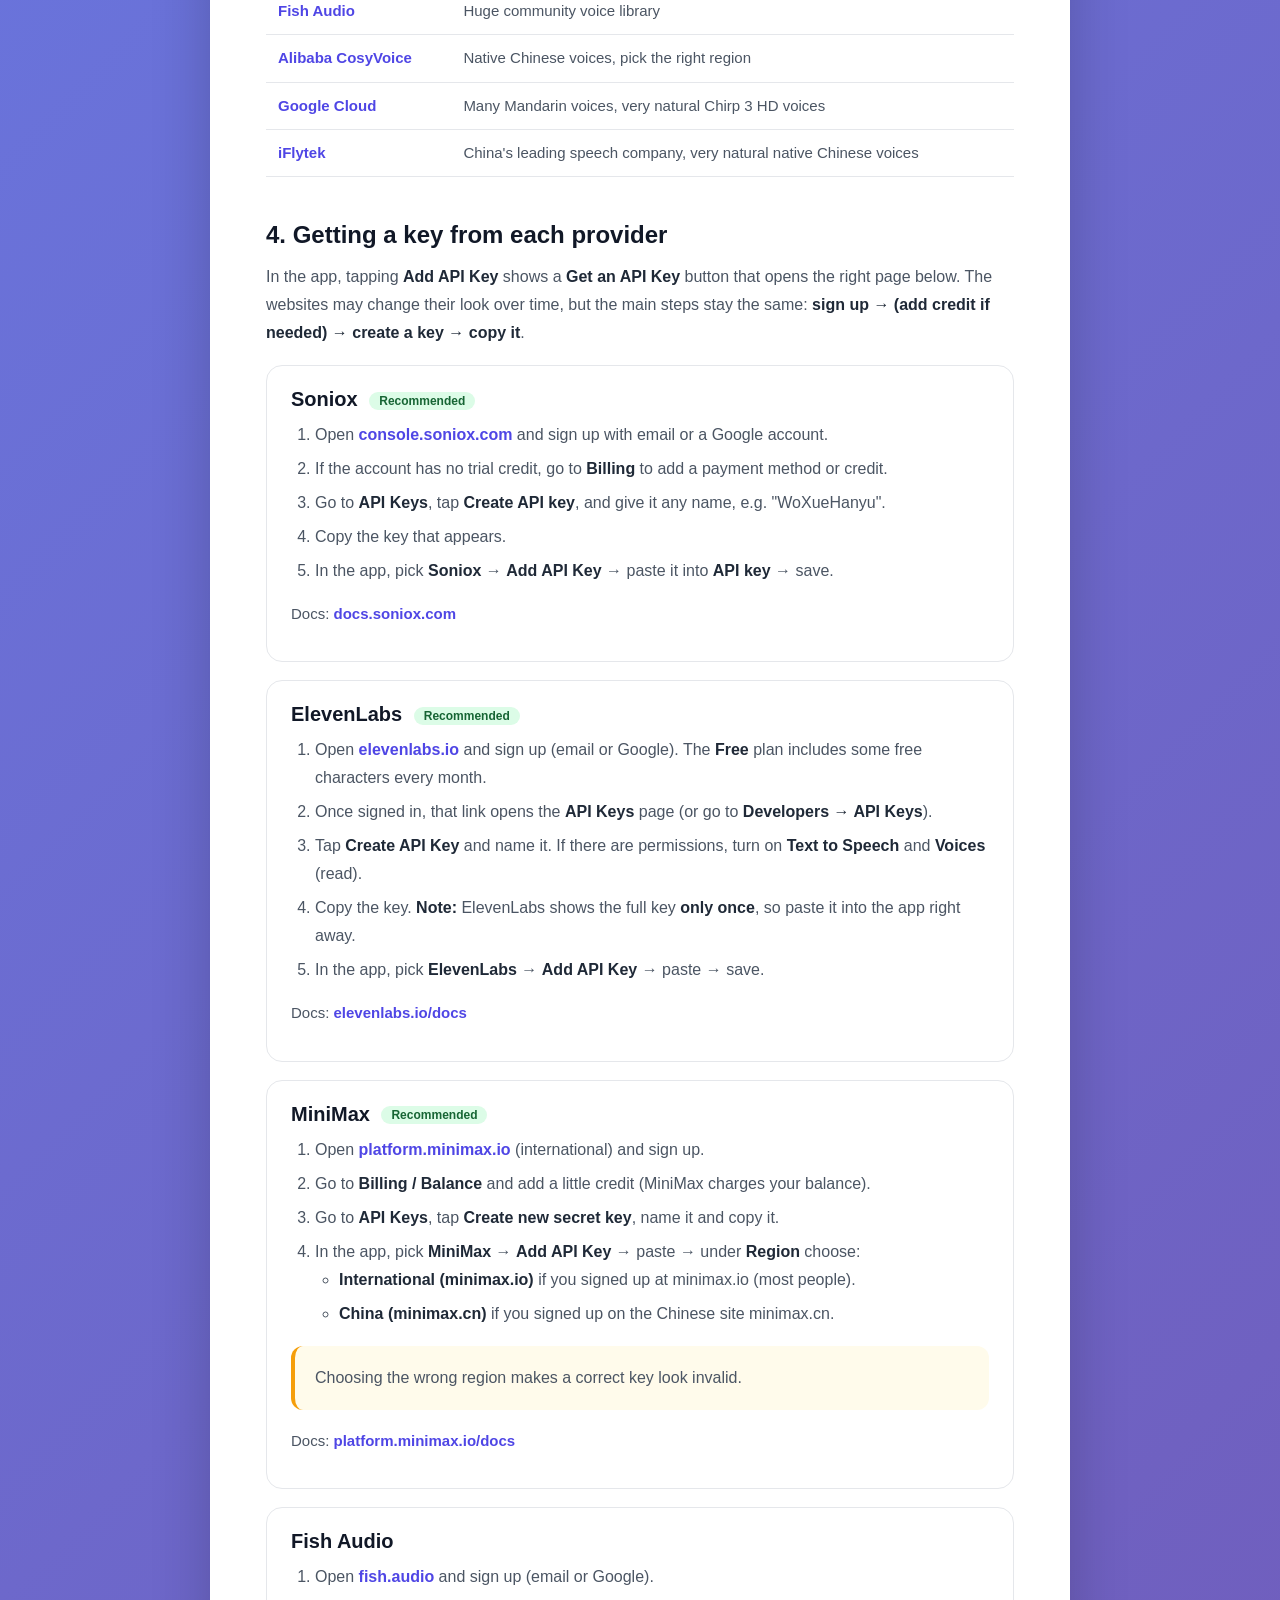
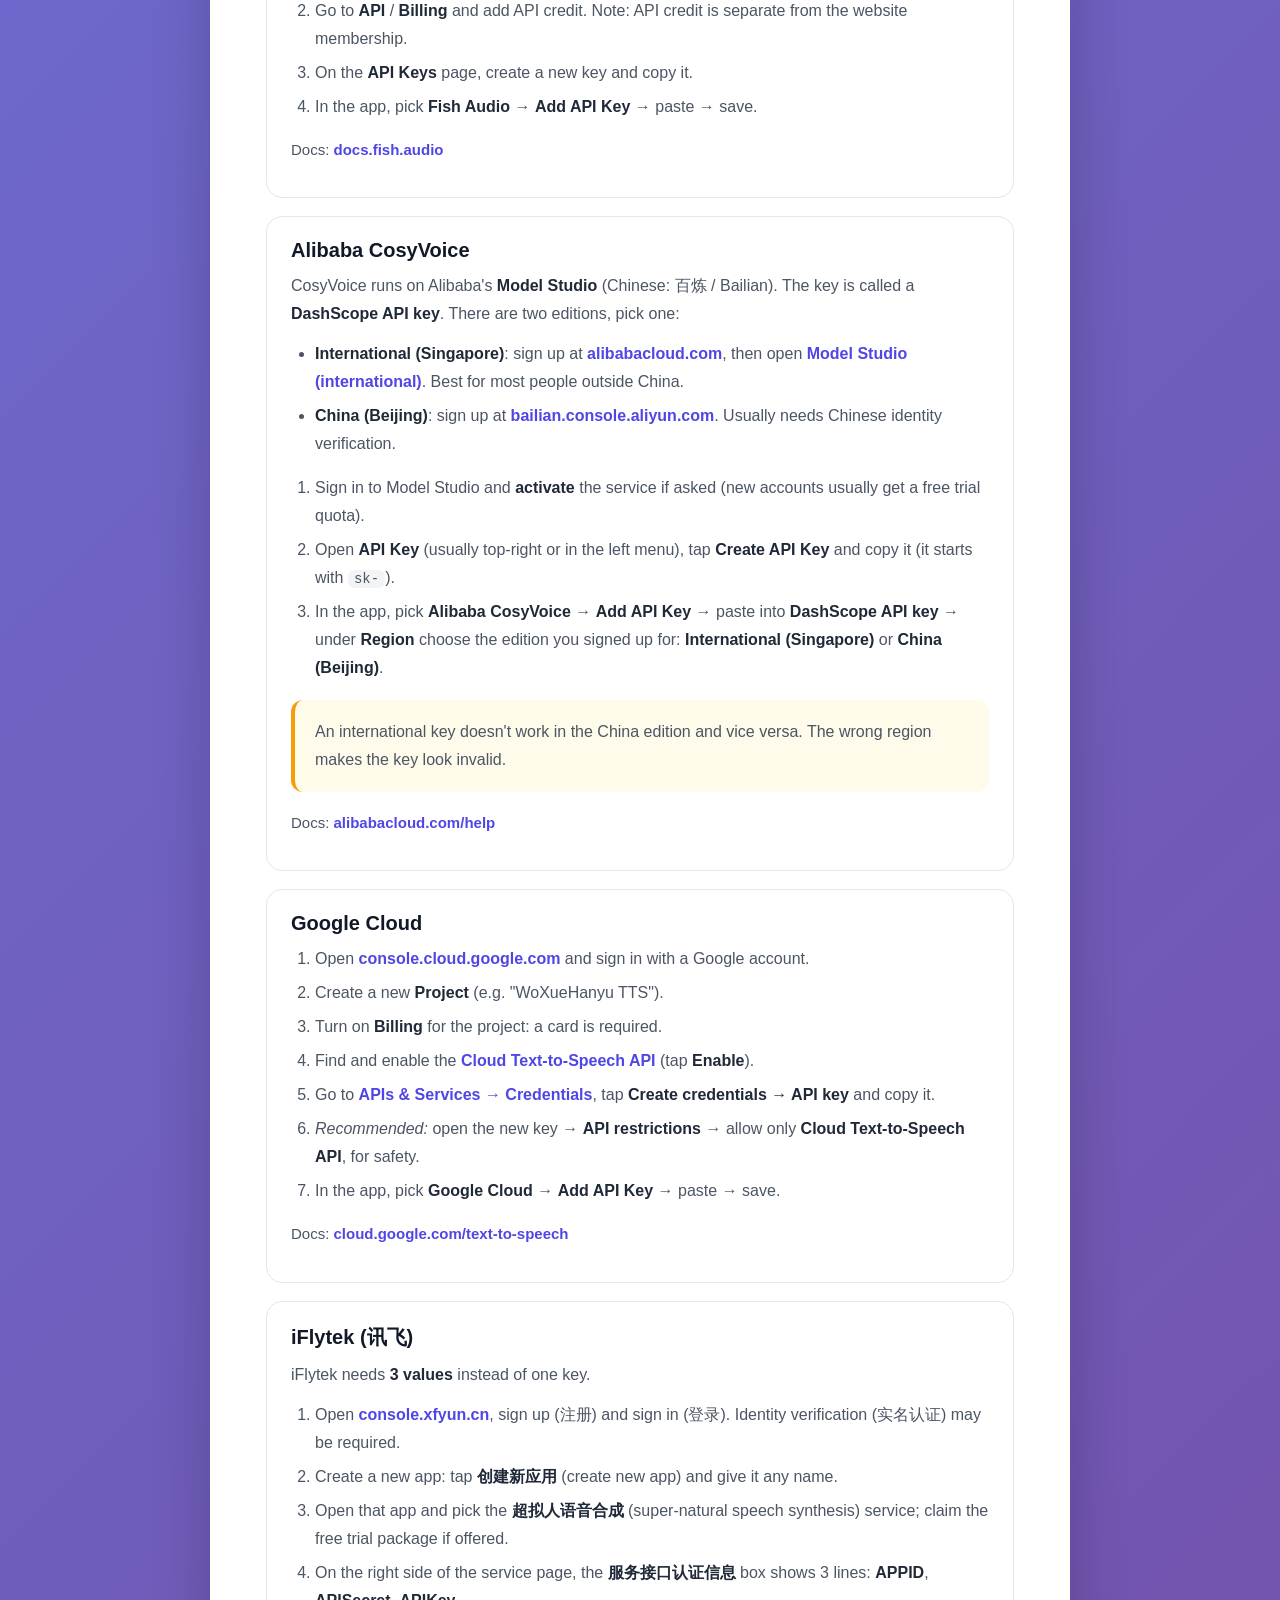
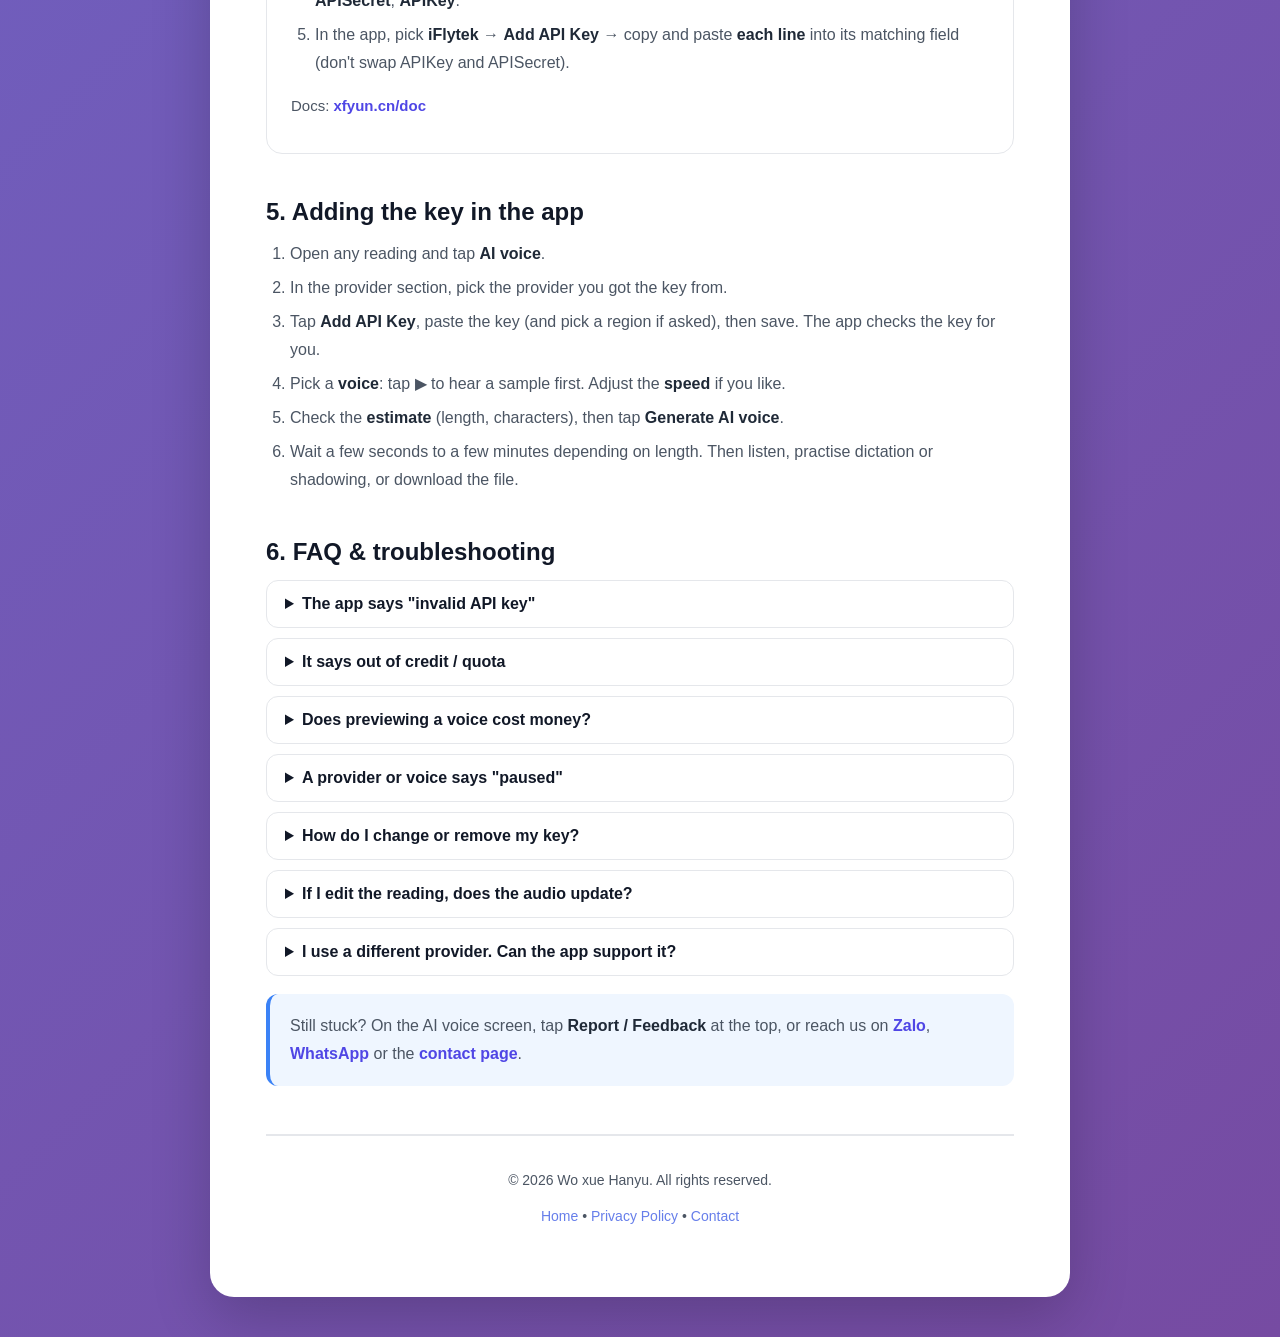
<file: reading/ai-voice-guide/index.html>
<!DOCTYPE html>
<html lang="vi">
<head>
  <meta charset="UTF-8">
  <meta name="viewport" content="width=device-width, initial-scale=1.0">
  <title>Hướng dẫn Giọng đọc AI - Wo xue Hanyu</title>
  <meta name="description" content="Hướng dẫn dùng Giọng đọc AI trong Wo xue Hanyu: API key là gì, cách đăng ký và lấy API key của từng nhà cung cấp.">
  <link rel="icon" href="/assets/app_icon.png">

  <style>
    * { margin: 0; padding: 0; box-sizing: border-box; }

    html[lang="vi"] .en, html[lang="en"] .vi { display: none !important; }

    html { scroll-behavior: smooth; }

    body {
      font-family: -apple-system, BlinkMacSystemFont, 'Segoe UI', Roboto, Oxygen, Ubuntu, sans-serif;
      background: linear-gradient(135deg, #667eea 0%, #764ba2 100%);
      min-height: 100vh;
      color: #111827;
      padding: 40px 20px;
    }

    .container {
      max-width: 860px;
      margin: 0 auto;
      background: white;
      border-radius: 24px;
      padding: 56px;
      box-shadow: 0 20px 60px rgba(0,0,0,0.2);
    }

    .back-link {
      display: inline-flex;
      align-items: center;
      gap: 8px;
      color: #667eea;
      text-decoration: none;
      font-weight: 600;
      margin-bottom: 28px;
    }

    h1 {
      font-size: 38px;
      font-weight: 800;
      background: linear-gradient(135deg, #667eea, #764ba2);
      -webkit-background-clip: text;
      -webkit-text-fill-color: transparent;
      background-clip: text;
      margin-bottom: 12px;
      line-height: 1.25;
    }

    h2 {
      font-size: 24px;
      margin: 44px 0 14px;
      color: #111827;
      scroll-margin-top: 16px;
    }

    h3 {
      font-size: 20px;
      margin-bottom: 10px;
      color: #111827;
    }

    p, li, td, th {
      font-size: 16px;
      line-height: 1.75;
      color: #4b5563;
    }

    p { margin-bottom: 12px; }

    ul, ol { margin: 0 0 16px 24px; }

    li { margin-bottom: 6px; }

    a { color: #4f46e5; font-weight: 600; text-decoration: none; word-break: break-word; }
    a:hover { text-decoration: underline; }

    strong { color: #1f2937; }

    code {
      background: #f3f4f6;
      border-radius: 6px;
      padding: 1px 6px;
      font-size: 14px;
    }

    .subtitle { color: #6b7280; font-size: 17px; margin-bottom: 24px; }

    .box {
      border-radius: 12px;
      padding: 18px 20px;
      margin: 18px 0;
    }

    .box p:last-child, .box ul:last-child, .box ol:last-child { margin-bottom: 0; }

    .info { background: #eff6ff; border-left: 4px solid #3b82f6; }
    .tip { background: #ecfdf5; border-left: 4px solid #10b981; }
    .warn { background: #fffbeb; border-left: 4px solid #f59e0b; }

    .toc {
      background: #f9fafb;
      border: 1px solid #e5e7eb;
      border-radius: 12px;
      padding: 18px 20px;
      margin: 24px 0;
    }

    .toc ol { margin-bottom: 0; }
    .toc li { margin-bottom: 2px; }

    .table-wrap { overflow-x: auto; margin: 16px 0; }

    table { width: 100%; border-collapse: collapse; min-width: 560px; }

    th, td {
      text-align: left;
      padding: 10px 12px;
      border-bottom: 1px solid #e5e7eb;
      vertical-align: top;
      font-size: 15px;
    }

    th { background: #f9fafb; color: #111827; }

    .provider {
      border: 1px solid #e5e7eb;
      border-radius: 16px;
      padding: 22px 24px;
      margin: 18px 0;
      scroll-margin-top: 16px;
    }

    .badge {
      display: inline-block;
      font-size: 12px;
      font-weight: 700;
      border-radius: 999px;
      padding: 2px 10px;
      margin-left: 6px;
      vertical-align: middle;
      background: #dcfce7;
      color: #166534;
    }


    .links { font-size: 15px; margin-top: 8px; }

    details {
      border: 1px solid #e5e7eb;
      border-radius: 12px;
      padding: 14px 18px;
      margin: 10px 0;
    }

    summary { cursor: pointer; font-weight: 600; color: #111827; }

    details p { margin-top: 10px; margin-bottom: 0; }

    footer {
      text-align: center;
      margin-top: 48px;
      padding-top: 32px;
      border-top: 2px solid #e5e7eb;
      color: #6b7280;
      font-size: 14px;
    }

    footer p { font-size: 14px; }

    footer a { color: #667eea; font-weight: 500; }

    @media (max-width: 768px) {
      body { padding: 64px 10px 20px; }
      .container { padding: 28px 18px; border-radius: 18px; }
      h1 { font-size: 28px; }
      h2 { font-size: 21px; }
      .provider { padding: 18px 16px; }
    }
  </style>
  <link rel="stylesheet" href="/assets/language.css">
  <script src="/assets/language.js" defer></script>
</head>
<body>
  <div class="container">
    <a href="/" class="back-link">
      <span>←</span>
      <span class="vi">Về trang chủ</span><span class="en">Back to Home</span>
    </a>

    <h1>
      <span class="vi">Hướng dẫn Giọng đọc AI</span>
      <span class="en">AI Voice Guide</span>
    </h1>
    <p class="subtitle vi">Biến bất kỳ bài đọc nào thành audio giọng người thật để nghe, chép chính tả và luyện nói. Trang này giải thích mọi thứ bằng ngôn ngữ đơn giản, không cần biết lập trình.</p>
    <p class="subtitle en">Turn any reading into natural, human-like audio to listen to, take dictation from and shadow. This page explains everything in plain words, no technical knowledge needed.</p>

    <div class="toc">
      <p><strong class="vi">Nội dung</strong><strong class="en">Contents</strong></p>
      <ol>
        <li><a href="#what"><span class="vi">Giọng đọc AI là gì?</span><span class="en">What is AI voice?</span></a></li>
        <li><a href="#api-key"><span class="vi">API Key là gì? Vì sao cần?</span><span class="en">What is an API key, and why do I need one?</span></a></li>
        <li><a href="#choose"><span class="vi">Nên chọn nhà cung cấp nào?</span><span class="en">Which provider should I pick?</span></a></li>
        <li><a href="#providers"><span class="vi">Cách lấy API Key từng nhà cung cấp</span><span class="en">Getting a key from each provider</span></a></li>
        <li><a href="#in-app"><span class="vi">Nhập API Key vào app</span><span class="en">Adding the key in the app</span></a></li>
        <li><a href="#faq"><span class="vi">Câu hỏi thường gặp &amp; lỗi</span><span class="en">FAQ &amp; troubleshooting</span></a></li>
      </ol>
    </div>

    <!-- 1 -->
    <h2 id="what"><span class="vi">1. Giọng đọc AI là gì?</span><span class="en">1. What is AI voice?</span></h2>
    <div class="vi">
      <p>Khi bạn mở một bài đọc trong Wo xue Hanyu và bấm <strong>Giọng đọc AI</strong>, app sẽ gửi chữ trong bài cho một dịch vụ trí tuệ nhân tạo chuyên đọc văn bản (gọi là <strong>nhà cung cấp</strong>, ví dụ Soniox, ElevenLabs...). Dịch vụ đó "đọc" bài và trả về một file audio nghe như người thật.</p>
      <p>Sau khi tạo xong, bạn có thể:</p>
      <ul>
        <li>Nghe bài đọc với giọng tự nhiên, chọn tốc độ phù hợp.</li>
        <li>Luyện <strong>Nghe chép chính tả</strong> và <strong>Shadowing</strong> (nói đuổi) theo audio vừa tạo.</li>
        <li>Tải file audio về máy để nghe offline.</li>
        <li>Tạo nhiều phiên bản với giọng khác nhau và chọn bản bạn thích.</li>
      </ul>
    </div>
    <div class="en">
      <p>When you open a reading in Wo xue Hanyu and tap <strong>AI voice</strong>, the app sends the text of that reading to an artificial-intelligence service that specialises in reading text aloud (we call it a <strong>provider</strong>, e.g. Soniox, ElevenLabs...). The service "reads" it and sends back an audio file that sounds like a real person.</p>
      <p>Once it's made, you can:</p>
      <ul>
        <li>Listen to the reading in a natural voice, at the speed you like.</li>
        <li>Practise <strong>Dictation</strong> and <strong>Shadowing</strong> with the new audio.</li>
        <li>Download the audio file to listen offline.</li>
        <li>Make several versions with different voices and keep the one you like.</li>
      </ul>
    </div>

    <!-- 2 -->
    <h2 id="api-key"><span class="vi">2. API Key là gì? Vì sao cần?</span><span class="en">2. What is an API key, and why do I need one?</span></h2>
    <div class="vi">
      <p>Hãy tưởng tượng nhà cung cấp giọng đọc giống như một <strong>quán cà phê</strong>, còn <strong>API Key</strong> là <strong>thẻ thành viên</strong> của bạn ở quán đó.</p>
      <ul>
        <li>Bạn đăng ký tài khoản ở trang của nhà cung cấp (giống làm thẻ thành viên).</li>
        <li>Nhà cung cấp đưa cho bạn một <strong>dãy ký tự dài</strong>, ví dụ <code>sk_a1b2c3d4e5...</code>. Đó chính là API Key.</li>
        <li>Bạn dán dãy đó vào app. Mỗi lần tạo giọng đọc, app "trình thẻ" này để nhà cung cấp biết ai đang dùng và tính phí vào đúng tài khoản của bạn.</li>
      </ul>
      <div class="box tip">
        <p>Wo xue Hanyu <strong>không thu thập API Key của bạn</strong>: key chỉ được lưu trên thiết bị của bạn.</p>
      </div>
    </div>
    <div class="en">
      <p>Think of a voice provider as a <strong>coffee shop</strong>, and an <strong>API key</strong> as your <strong>membership card</strong> there.</p>
      <ul>
        <li>You sign up on the provider's website (like getting a membership card).</li>
        <li>The provider gives you a <strong>long string of characters</strong>, e.g. <code>sk_a1b2c3d4e5...</code>. That is your API key.</li>
        <li>You paste it into the app. Each time you make a voice, the app "shows the card" so the provider knows it's you and charges your own account.</li>
      </ul>
      <div class="box tip">
        <p>Wo xue Hanyu <strong>does not collect your API key</strong>: it is stored only on your device.</p>
      </div>
    </div>

    <!-- 3 -->
    <h2 id="choose"><span class="vi">3. Nên chọn nhà cung cấp nào?</span><span class="en">3. Which provider should I pick?</span></h2>
    <div class="box tip vi">
      <p><strong>Chưa biết chọn gì?</strong> Hãy bắt đầu với một nhà cung cấp được đánh dấu <strong>Khuyên dùng</strong>: Soniox, ElevenLabs hoặc MiniMax.</p>
    </div>
    <div class="box tip en">
      <p><strong>Not sure which to pick?</strong> Start with one marked <strong>Recommended</strong>: Soniox, ElevenLabs or MiniMax.</p>
    </div>
    <div class="table-wrap">
      <table>
        <thead>
          <tr>
            <th><span class="vi">Nhà cung cấp</span><span class="en">Provider</span></th>
            <th><span class="vi">Đặc điểm</span><span class="en">Highlights</span></th>
          </tr>
        </thead>
        <tbody>
          <tr>
            <td><a href="#soniox">Soniox</a></td>
            <td><span class="vi">Giọng tiếng Trung rõ ràng, chọn được giọng điệu</span><span class="en">Clear Chinese voices, tone control</span></td>
          </tr>
          <tr>
            <td><a href="#elevenlabs">ElevenLabs</a></td>
            <td><span class="vi">Giọng rất tự nhiên, biểu cảm</span><span class="en">Very natural, expressive voices</span></td>
          </tr>
          <tr>
            <td><a href="#minimax">MiniMax</a></td>
            <td><span class="vi">Nhiều giọng tiếng Trung, chọn được cảm xúc</span><span class="en">Many Chinese voices, emotion control</span></td>
          </tr>
          <tr>
            <td><a href="#fish">Fish Audio</a></td>
            <td><span class="vi">Kho giọng cộng đồng rất lớn</span><span class="en">Huge community voice library</span></td>
          </tr>
          <tr>
            <td><a href="#alibaba">Alibaba CosyVoice</a></td>
            <td><span class="vi">Giọng tiếng Trung chuẩn, cần chọn đúng khu vực</span><span class="en">Native Chinese voices, pick the right region</span></td>
          </tr>
          <tr>
            <td><a href="#google">Google Cloud</a></td>
            <td><span class="vi">Nhiều giọng tiếng Trung phổ thông, giọng Chirp 3 HD rất tự nhiên</span><span class="en">Many Mandarin voices, very natural Chirp 3 HD voices</span></td>
          </tr>
          <tr>
            <td><a href="#iflytek">iFlytek</a></td>
            <td><span class="vi">Công ty giọng nói hàng đầu Trung Quốc, giọng tiếng Trung bản địa rất tự nhiên</span><span class="en">China's leading speech company, very natural native Chinese voices</span></td>
          </tr>
        </tbody>
      </table>
    </div>

    <!-- 4 -->
    <h2 id="providers"><span class="vi">4. Cách lấy API Key từng nhà cung cấp</span><span class="en">4. Getting a key from each provider</span></h2>
    <p class="vi">Trong app, khi bấm <strong>Nhập API Key</strong> sẽ có nút <strong>Lấy API Key</strong> mở thẳng tới đúng trang bên dưới. Giao diện của các trang có thể thay đổi theo thời gian, nhưng các bước chính thường giống nhau: <strong>đăng ký → (nạp tiền nếu cần) → tạo key → sao chép</strong>.</p>
    <p class="en">In the app, tapping <strong>Add API Key</strong> shows a <strong>Get an API Key</strong> button that opens the right page below. The websites may change their look over time, but the main steps stay the same: <strong>sign up → (add credit if needed) → create a key → copy it</strong>.</p>

    <div class="provider" id="soniox">
      <h3>Soniox <span class="badge"><span class="vi">Khuyên dùng</span><span class="en">Recommended</span></span></h3>
      <ol class="vi">
        <li>Mở <a href="https://console.soniox.com" target="_blank" rel="noopener">console.soniox.com</a> và đăng ký bằng email hoặc tài khoản Google.</li>
        <li>Nếu tài khoản chưa có tiền dùng thử, vào mục <strong>Billing</strong> để thêm phương thức thanh toán hoặc nạp tiền.</li>
        <li>Vào mục <strong>API Keys</strong>, bấm <strong>Create API key</strong> (tạo key mới), đặt tên tùy ý, ví dụ "WoXueHanyu".</li>
        <li>Bấm sao chép key vừa hiện ra.</li>
        <li>Mở app, chọn nhà cung cấp <strong>Soniox</strong> → <strong>Nhập API Key</strong> → dán vào ô <strong>API key</strong> → lưu.</li>
      </ol>
      <ol class="en">
        <li>Open <a href="https://console.soniox.com" target="_blank" rel="noopener">console.soniox.com</a> and sign up with email or a Google account.</li>
        <li>If the account has no trial credit, go to <strong>Billing</strong> to add a payment method or credit.</li>
        <li>Go to <strong>API Keys</strong>, tap <strong>Create API key</strong>, and give it any name, e.g. "WoXueHanyu".</li>
        <li>Copy the key that appears.</li>
        <li>In the app, pick <strong>Soniox</strong> → <strong>Add API Key</strong> → paste it into <strong>API key</strong> → save.</li>
      </ol>
      <p class="links"><span class="vi">Tài liệu:</span><span class="en">Docs:</span> <a href="https://docs.soniox.com/tts/get-started" target="_blank" rel="noopener">docs.soniox.com</a></p>
    </div>

    <div class="provider" id="elevenlabs">
      <h3>ElevenLabs <span class="badge"><span class="vi">Khuyên dùng</span><span class="en">Recommended</span></span></h3>
      <ol class="vi">
        <li>Mở <a href="https://elevenlabs.io/app/settings/api-keys" target="_blank" rel="noopener">elevenlabs.io</a> và đăng ký (email hoặc Google). Gói <strong>Free</strong> có một lượng ký tự miễn phí mỗi tháng.</li>
        <li>Sau khi đăng nhập, link trên mở thẳng trang <strong>API Keys</strong> (hoặc vào <strong>Developers → API Keys</strong>).</li>
        <li>Bấm <strong>Create API Key</strong>, đặt tên. Nếu có mục quyền (permissions), hãy bật quyền <strong>Text to Speech</strong> và <strong>Voices</strong> (đọc).</li>
        <li>Sao chép key. <strong>Lưu ý:</strong> ElevenLabs chỉ hiện key đầy đủ <strong>một lần</strong>, hãy dán vào app ngay.</li>
        <li>Mở app, chọn <strong>ElevenLabs</strong> → <strong>Nhập API Key</strong> → dán → lưu.</li>
      </ol>
      <ol class="en">
        <li>Open <a href="https://elevenlabs.io/app/settings/api-keys" target="_blank" rel="noopener">elevenlabs.io</a> and sign up (email or Google). The <strong>Free</strong> plan includes some free characters every month.</li>
        <li>Once signed in, that link opens the <strong>API Keys</strong> page (or go to <strong>Developers → API Keys</strong>).</li>
        <li>Tap <strong>Create API Key</strong> and name it. If there are permissions, turn on <strong>Text to Speech</strong> and <strong>Voices</strong> (read).</li>
        <li>Copy the key. <strong>Note:</strong> ElevenLabs shows the full key <strong>only once</strong>, so paste it into the app right away.</li>
        <li>In the app, pick <strong>ElevenLabs</strong> → <strong>Add API Key</strong> → paste → save.</li>
      </ol>
      <p class="links"><span class="vi">Tài liệu:</span><span class="en">Docs:</span> <a href="https://elevenlabs.io/docs/api-reference/text-to-speech/convert" target="_blank" rel="noopener">elevenlabs.io/docs</a></p>
    </div>

    <div class="provider" id="minimax">
      <h3>MiniMax <span class="badge"><span class="vi">Khuyên dùng</span><span class="en">Recommended</span></span></h3>
      <ol class="vi">
        <li>Mở <a href="https://platform.minimax.io/user-center/basic-information/interface-key" target="_blank" rel="noopener">platform.minimax.io</a> (bản quốc tế) và đăng ký.</li>
        <li>Vào mục <strong>Billing / Balance</strong> để nạp một ít tiền (MiniMax trừ tiền từ số dư).</li>
        <li>Vào <strong>API Keys</strong>, bấm <strong>Create new secret key</strong>, đặt tên và sao chép key.</li>
        <li>Mở app, chọn <strong>MiniMax</strong> → <strong>Nhập API Key</strong> → dán key → ở ô <strong>Region</strong> chọn:
          <ul>
            <li><strong>International (minimax.io)</strong> nếu bạn đăng ký ở minimax.io (đa số người dùng).</li>
            <li><strong>China (minimax.cn)</strong> nếu bạn đăng ký ở trang Trung Quốc minimax.cn.</li>
          </ul>
        </li>
      </ol>
      <ol class="en">
        <li>Open <a href="https://platform.minimax.io/user-center/basic-information/interface-key" target="_blank" rel="noopener">platform.minimax.io</a> (international) and sign up.</li>
        <li>Go to <strong>Billing / Balance</strong> and add a little credit (MiniMax charges your balance).</li>
        <li>Go to <strong>API Keys</strong>, tap <strong>Create new secret key</strong>, name it and copy it.</li>
        <li>In the app, pick <strong>MiniMax</strong> → <strong>Add API Key</strong> → paste → under <strong>Region</strong> choose:
          <ul>
            <li><strong>International (minimax.io)</strong> if you signed up at minimax.io (most people).</li>
            <li><strong>China (minimax.cn)</strong> if you signed up on the Chinese site minimax.cn.</li>
          </ul>
        </li>
      </ol>
      <div class="box warn">
        <p class="vi">Chọn sai Region sẽ báo lỗi key không hợp lệ, dù key đúng.</p>
        <p class="en">Choosing the wrong region makes a correct key look invalid.</p>
      </div>
      <p class="links"><span class="vi">Tài liệu:</span><span class="en">Docs:</span> <a href="https://platform.minimax.io/docs/api-reference/speech-t2a-http" target="_blank" rel="noopener">platform.minimax.io/docs</a></p>
    </div>

    <div class="provider" id="fish">
      <h3>Fish Audio</h3>
      <ol class="vi">
        <li>Mở <a href="https://fish.audio/app/api-keys" target="_blank" rel="noopener">fish.audio</a> và đăng ký (email hoặc Google).</li>
        <li>Vào phần <strong>API</strong> / <strong>Billing</strong> để nạp tiền cho API. Lưu ý: tiền API tách riêng với gói thành viên trên web.</li>
        <li>Ở trang <strong>API Keys</strong>, bấm tạo key mới và sao chép.</li>
        <li>Mở app, chọn <strong>Fish Audio</strong> → <strong>Nhập API Key</strong> → dán → lưu.</li>
      </ol>
      <ol class="en">
        <li>Open <a href="https://fish.audio/app/api-keys" target="_blank" rel="noopener">fish.audio</a> and sign up (email or Google).</li>
        <li>Go to <strong>API</strong> / <strong>Billing</strong> and add API credit. Note: API credit is separate from the website membership.</li>
        <li>On the <strong>API Keys</strong> page, create a new key and copy it.</li>
        <li>In the app, pick <strong>Fish Audio</strong> → <strong>Add API Key</strong> → paste → save.</li>
      </ol>
      <p class="links"><span class="vi">Tài liệu:</span><span class="en">Docs:</span> <a href="https://docs.fish.audio/features/text-to-speech" target="_blank" rel="noopener">docs.fish.audio</a></p>
    </div>

    <div class="provider" id="alibaba">
      <h3>Alibaba CosyVoice</h3>
      <p class="vi">CosyVoice chạy trên nền tảng <strong>Model Studio</strong> (tiếng Trung: 百炼 / Bailian). Key ở đây gọi là <strong>DashScope API key</strong>. Có hai phiên bản, hãy chọn một:</p>
      <p class="en">CosyVoice runs on Alibaba's <strong>Model Studio</strong> (Chinese: 百炼 / Bailian). The key is called a <strong>DashScope API key</strong>. There are two editions, pick one:</p>
      <ul class="vi">
        <li><strong>Quốc tế (Singapore)</strong>: đăng ký tại <a href="https://www.alibabacloud.com" target="_blank" rel="noopener">alibabacloud.com</a>, sau đó mở <a href="https://modelstudio.console.alibabacloud.com" target="_blank" rel="noopener">Model Studio (quốc tế)</a>. Phù hợp với đa số người dùng ngoài Trung Quốc.</li>
        <li><strong>Trung Quốc (Beijing)</strong>: đăng ký tại <a href="https://bailian.console.aliyun.com/?apiKey=1" target="_blank" rel="noopener">bailian.console.aliyun.com</a>. Thường cần xác minh danh tính Trung Quốc.</li>
      </ul>
      <ul class="en">
        <li><strong>International (Singapore)</strong>: sign up at <a href="https://www.alibabacloud.com" target="_blank" rel="noopener">alibabacloud.com</a>, then open <a href="https://modelstudio.console.alibabacloud.com" target="_blank" rel="noopener">Model Studio (international)</a>. Best for most people outside China.</li>
        <li><strong>China (Beijing)</strong>: sign up at <a href="https://bailian.console.aliyun.com/?apiKey=1" target="_blank" rel="noopener">bailian.console.aliyun.com</a>. Usually needs Chinese identity verification.</li>
      </ul>
      <ol class="vi">
        <li>Đăng nhập Model Studio, bấm <strong>kích hoạt</strong> dịch vụ nếu được hỏi (tài khoản mới thường có lượng dùng thử miễn phí).</li>
        <li>Vào mục <strong>API Key</strong> (thường ở góc trên bên phải hoặc menu bên trái), bấm <strong>Create API Key</strong> và sao chép key (bắt đầu bằng <code>sk-</code>).</li>
        <li>Mở app, chọn <strong>Alibaba CosyVoice</strong> → <strong>Nhập API Key</strong> → dán vào ô <strong>DashScope API key</strong> → ở ô <strong>Region</strong> chọn đúng phiên bản bạn đã đăng ký: <strong>International (Singapore)</strong> hoặc <strong>China (Beijing)</strong>.</li>
      </ol>
      <ol class="en">
        <li>Sign in to Model Studio and <strong>activate</strong> the service if asked (new accounts usually get a free trial quota).</li>
        <li>Open <strong>API Key</strong> (usually top-right or in the left menu), tap <strong>Create API Key</strong> and copy it (it starts with <code>sk-</code>).</li>
        <li>In the app, pick <strong>Alibaba CosyVoice</strong> → <strong>Add API Key</strong> → paste into <strong>DashScope API key</strong> → under <strong>Region</strong> choose the edition you signed up for: <strong>International (Singapore)</strong> or <strong>China (Beijing)</strong>.</li>
      </ol>
      <div class="box warn">
        <p class="vi">Key của bản quốc tế không dùng được cho bản Trung Quốc và ngược lại. Chọn sai Region sẽ báo key không hợp lệ.</p>
        <p class="en">An international key doesn't work in the China edition and vice versa. The wrong region makes the key look invalid.</p>
      </div>
      <p class="links"><span class="vi">Tài liệu:</span><span class="en">Docs:</span> <a href="https://www.alibabacloud.com/help/en/model-studio/cosyvoice-tts-http-api" target="_blank" rel="noopener">alibabacloud.com/help</a></p>
    </div>

    <div class="provider" id="google">
      <h3>Google Cloud</h3>
      <ol class="vi">
        <li>Mở <a href="https://console.cloud.google.com" target="_blank" rel="noopener">console.cloud.google.com</a> và đăng nhập bằng tài khoản Google.</li>
        <li>Tạo một <strong>Project</strong> mới (ví dụ "WoXueHanyu TTS").</li>
        <li>Bật <strong>Billing</strong> (thanh toán) cho project: cần thêm thẻ.</li>
        <li>Tìm và bật <a href="https://console.cloud.google.com/apis/library/texttospeech.googleapis.com" target="_blank" rel="noopener">Cloud Text-to-Speech API</a> (bấm <strong>Enable</strong>).</li>
        <li>Vào <a href="https://console.cloud.google.com/apis/credentials" target="_blank" rel="noopener">APIs &amp; Services → Credentials</a>, bấm <strong>Create credentials → API key</strong> và sao chép key.</li>
        <li><em>Khuyên làm:</em> bấm vào key vừa tạo → <strong>API restrictions</strong> → chỉ cho phép <strong>Cloud Text-to-Speech API</strong> để an toàn hơn.</li>
        <li>Mở app, chọn <strong>Google Cloud</strong> → <strong>Nhập API Key</strong> → dán → lưu.</li>
      </ol>
      <ol class="en">
        <li>Open <a href="https://console.cloud.google.com" target="_blank" rel="noopener">console.cloud.google.com</a> and sign in with a Google account.</li>
        <li>Create a new <strong>Project</strong> (e.g. "WoXueHanyu TTS").</li>
        <li>Turn on <strong>Billing</strong> for the project: a card is required.</li>
        <li>Find and enable the <a href="https://console.cloud.google.com/apis/library/texttospeech.googleapis.com" target="_blank" rel="noopener">Cloud Text-to-Speech API</a> (tap <strong>Enable</strong>).</li>
        <li>Go to <a href="https://console.cloud.google.com/apis/credentials" target="_blank" rel="noopener">APIs &amp; Services → Credentials</a>, tap <strong>Create credentials → API key</strong> and copy it.</li>
        <li><em>Recommended:</em> open the new key → <strong>API restrictions</strong> → allow only <strong>Cloud Text-to-Speech API</strong>, for safety.</li>
        <li>In the app, pick <strong>Google Cloud</strong> → <strong>Add API Key</strong> → paste → save.</li>
      </ol>
      <p class="links"><span class="vi">Tài liệu:</span><span class="en">Docs:</span> <a href="https://cloud.google.com/text-to-speech/docs" target="_blank" rel="noopener">cloud.google.com/text-to-speech</a></p>
    </div>

    <div class="provider" id="iflytek">
      <h3>iFlytek (讯飞)</h3>
      <p class="vi">iFlytek cần <strong>3 thông tin</strong> thay vì một key.</p>
      <p class="en">iFlytek needs <strong>3 values</strong> instead of one key.</p>
      <ol class="vi">
        <li>Mở <a href="https://console.xfyun.cn/services/uts" target="_blank" rel="noopener">console.xfyun.cn</a>, đăng ký (注册) và đăng nhập (登录). Có thể cần xác minh danh tính (实名认证).</li>
        <li>Tạo ứng dụng mới: bấm <strong>创建新应用</strong> (tạo ứng dụng mới), điền tên bất kỳ.</li>
        <li>Mở ứng dụng vừa tạo, chọn dịch vụ <strong>超拟人语音合成</strong> (tổng hợp giọng siêu tự nhiên), nhận gói dùng thử miễn phí nếu có.</li>
        <li>Ở góc phải trang dịch vụ có mục <strong>服务接口认证信息</strong> với 3 dòng: <strong>APPID</strong>, <strong>APISecret</strong>, <strong>APIKey</strong>.</li>
        <li>Mở app, chọn <strong>iFlytek</strong> → <strong>Nhập API Key</strong> → sao chép và dán <strong>đúng từng dòng</strong> vào ô tương ứng (cẩn thận đừng đảo APIKey và APISecret).</li>
      </ol>
      <ol class="en">
        <li>Open <a href="https://console.xfyun.cn/services/uts" target="_blank" rel="noopener">console.xfyun.cn</a>, sign up (注册) and sign in (登录). Identity verification (实名认证) may be required.</li>
        <li>Create a new app: tap <strong>创建新应用</strong> (create new app) and give it any name.</li>
        <li>Open that app and pick the <strong>超拟人语音合成</strong> (super-natural speech synthesis) service; claim the free trial package if offered.</li>
        <li>On the right side of the service page, the <strong>服务接口认证信息</strong> box shows 3 lines: <strong>APPID</strong>, <strong>APISecret</strong>, <strong>APIKey</strong>.</li>
        <li>In the app, pick <strong>iFlytek</strong> → <strong>Add API Key</strong> → copy and paste <strong>each line</strong> into its matching field (don't swap APIKey and APISecret).</li>
      </ol>
      <p class="links"><span class="vi">Tài liệu:</span><span class="en">Docs:</span> <a href="https://www.xfyun.cn/doc/spark/super%20smart-tts.html" target="_blank" rel="noopener">xfyun.cn/doc</a></p>
    </div>

    <!-- 5 -->
    <h2 id="in-app"><span class="vi">5. Nhập API Key vào app</span><span class="en">5. Adding the key in the app</span></h2>
    <ol class="vi">
      <li>Mở một bài đọc bất kỳ, bấm <strong>Giọng đọc AI</strong>.</li>
      <li>Ở mục nhà cung cấp, chọn nhà cung cấp bạn vừa lấy key.</li>
      <li>Bấm <strong>Nhập API Key</strong>, dán key (và chọn Region nếu có), rồi bấm lưu. App sẽ kiểm tra key giúp bạn.</li>
      <li>Chọn <strong>giọng đọc</strong>: bấm nút nghe thử ▶ để nghe mẫu trước khi chọn. Điều chỉnh <strong>tốc độ</strong> nếu muốn.</li>
      <li>Xem ô <strong>ước tính</strong> (thời lượng, số ký tự), rồi bấm <strong>Tạo giọng đọc AI</strong>.</li>
      <li>Đợi vài giây tới vài phút tùy độ dài bài. Xong rồi, bạn có thể nghe, luyện chép chính tả, shadowing hoặc tải file về.</li>
    </ol>
    <ol class="en">
      <li>Open any reading and tap <strong>AI voice</strong>.</li>
      <li>In the provider section, pick the provider you got the key from.</li>
      <li>Tap <strong>Add API Key</strong>, paste the key (and pick a region if asked), then save. The app checks the key for you.</li>
      <li>Pick a <strong>voice</strong>: tap ▶ to hear a sample first. Adjust the <strong>speed</strong> if you like.</li>
      <li>Check the <strong>estimate</strong> (length, characters), then tap <strong>Generate AI voice</strong>.</li>
      <li>Wait a few seconds to a few minutes depending on length. Then listen, practise dictation or shadowing, or download the file.</li>
    </ol>

    <!-- 6 -->
    <h2 id="faq"><span class="vi">6. Câu hỏi thường gặp &amp; lỗi</span><span class="en">6. FAQ &amp; troubleshooting</span></h2>

    <details>
      <summary><span class="vi">App báo "API Key không hợp lệ"</span><span class="en">The app says "invalid API key"</span></summary>
      <p class="vi">Kiểm tra: (1) đã sao chép đủ cả key, không thừa dấu cách; (2) key chưa bị xóa trên trang nhà cung cấp; (3) với MiniMax và Alibaba, đã chọn đúng <strong>Region</strong>; (4) với iFlytek, không đảo APIKey và APISecret. Nếu vẫn lỗi, hãy tạo key mới và nhập lại.</p>
      <p class="en">Check that: (1) you copied the whole key with no extra spaces; (2) the key hasn't been deleted on the provider's site; (3) for MiniMax and Alibaba, the <strong>region</strong> is right; (4) for iFlytek, APIKey and APISecret aren't swapped. If it still fails, create a new key and add it again.</p>
    </details>

    <details>
      <summary><span class="vi">Báo hết tiền / hết hạn mức</span><span class="en">It says out of credit / quota</span></summary>
      <p class="vi">Tài khoản của bạn ở nhà cung cấp đã hết số dư hoặc hết lượng miễn phí. Hãy vào trang Billing của nhà cung cấp để nạp thêm.</p>
      <p class="en">Your account with the provider has run out of balance or free quota. Top up on the provider's Billing page.</p>
    </details>

    <details>
      <summary><span class="vi">Nghe thử giọng có bị tính tiền không?</span><span class="en">Does previewing a voice cost money?</span></summary>
      <p class="vi">Có, nhưng nghe thử chỉ đọc một câu rất ngắn nên chi phí rất nhỏ, gần như bằng 0.</p>
      <p class="en">Yes, but a preview reads only one very short sentence, so the cost is tiny, close to zero.</p>
    </details>

    <details>
      <summary><span class="vi">Nhà cung cấp hoặc giọng báo "đang tạm dừng"</span><span class="en">A provider or voice says "paused"</span></summary>
      <p class="vi">Đôi khi Wo xue Hanyu tạm dừng một nhà cung cấp, model hoặc giọng khi họ gặp sự cố. Bạn vẫn nghe được các bản đã tạo; hãy chọn giọng hoặc nhà cung cấp khác để tạo mới.</p>
      <p class="en">Wo xue Hanyu sometimes pauses a provider, model or voice while it has problems. Versions you already made still play; pick another voice or provider to make new ones.</p>
    </details>

    <details>
      <summary><span class="vi">Làm sao đổi hoặc xóa API Key?</span><span class="en">How do I change or remove my key?</span></summary>
      <p class="vi">Trong màn Giọng đọc AI, ở ô API Key bấm nút ⋮ → <strong>Đổi API Key</strong> hoặc <strong>Xóa API Key</strong>. Để vô hiệu hóa key hoàn toàn, hãy xóa nó trên trang của nhà cung cấp.</p>
      <p class="en">On the AI voice screen, in the API Key box tap ⋮ → <strong>Change API Key</strong> or <strong>Remove API Key</strong>. To disable the key completely, delete it on the provider's website.</p>
    </details>

    <details>
      <summary><span class="vi">Sửa bài đọc thì audio có tự cập nhật không?</span><span class="en">If I edit the reading, does the audio update?</span></summary>
      <p class="vi">Không. App sẽ báo văn bản đã thay đổi; bấm <strong>Tạo phiên bản mới</strong> để có audio khớp với nội dung mới. Bản cũ vẫn được giữ trong danh sách phiên bản.</p>
      <p class="en">No. The app tells you the text has changed; tap <strong>Generate new version</strong> to get audio that matches. The old version stays in the version list.</p>
    </details>

    <details>
      <summary><span class="vi">Tôi đang dùng một nhà cung cấp khác, app có hỗ trợ không?</span><span class="en">I use a different provider. Can the app support it?</span></summary>
      <p class="vi">Nếu bạn thường dùng một nhà cung cấp giọng đọc AI chưa có trong danh sách, hãy báo cho chúng tôi qua nút <strong>Báo lỗi / Góp ý</strong> trong màn Giọng đọc AI hoặc <a href="/contact">trang liên hệ</a>. Chúng tôi sẽ hỗ trợ thêm.</p>
      <p class="en">If you often use an AI voice provider that isn't on the list yet, let us know with the <strong>Report / Feedback</strong> button on the AI voice screen or on the <a href="/contact">contact page</a>. We'll add support for it.</p>
    </details>

    <div class="box info">
      <p class="vi">Vẫn gặp khó khăn? Trong màn Giọng đọc AI, bấm <strong>Báo lỗi / Góp ý</strong> ở góc trên, hoặc liên hệ chúng tôi qua <a href="https://zalo.me/0339236904" target="_blank" rel="noopener">Zalo</a>, <a href="https://wa.me/84339236904" target="_blank" rel="noopener">WhatsApp</a> hoặc <a href="/contact">trang liên hệ</a>.</p>
      <p class="en">Still stuck? On the AI voice screen, tap <strong>Report / Feedback</strong> at the top, or reach us on <a href="https://zalo.me/0339236904" target="_blank" rel="noopener">Zalo</a>, <a href="https://wa.me/84339236904" target="_blank" rel="noopener">WhatsApp</a> or the <a href="/contact">contact page</a>.</p>
    </div>

    <footer>
      <p><span class="vi">&copy; 2026 Wo xue Hanyu. Bảo lưu mọi quyền.</span><span class="en">&copy; 2026 Wo xue Hanyu. All rights reserved.</span></p>
      <p style="margin-top: 12px;">
        <a href="/"><span class="vi">Trang chủ</span><span class="en">Home</span></a> •
        <a href="/privacy_policy"><span class="vi">Chính Sách Bảo Mật</span><span class="en">Privacy Policy</span></a> •
        <a href="/contact"><span class="vi">Liên Hệ</span><span class="en">Contact</span></a>
      </p>
    </footer>
  </div>
  <script>
    window.applyLanguage = function(lang) {
      document.documentElement.lang = lang === 'vi' ? 'vi' : 'en';
      document.title = lang === 'vi'
        ? 'Hướng dẫn Giọng đọc AI - Wo xue Hanyu'
        : 'AI Voice Guide - Wo xue Hanyu';
    };
  </script>
</body>
</html>
</file>
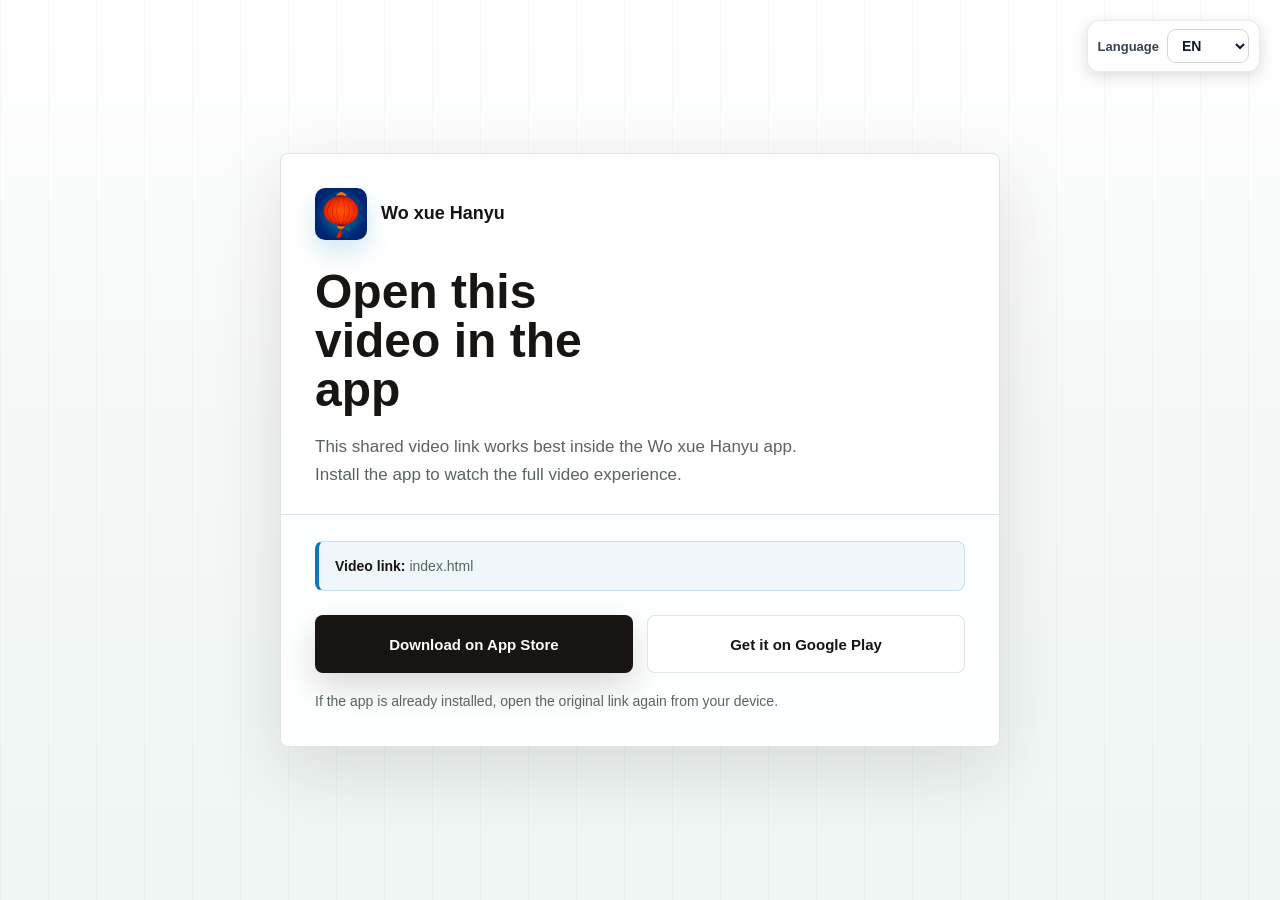
<file: tube/video/index.html>
<!DOCTYPE html>
<html lang="en">
<head>
  <meta charset="UTF-8">
  <meta name="viewport" content="width=device-width, initial-scale=1.0">
  <title>Wo xue Hanyu</title>
  <link rel="icon" href="/assets/app_icon.png">
  <meta name="description" content="Download the Wo xue Hanyu app to view this video.">
  <meta name="apple-itunes-app" content="app-id=6754384426">
  <style>
    :root {
      color-scheme: light;
      --bg: #f8fafc;
      --panel: #ffffff;
      --text: #0f172a;
      --muted: #475569;
      --border: #dbe4ee;
      --brand: #2563eb;
      --brand-strong: #1d4ed8;
      --brand-soft: #eff6ff;
      --shadow: 0 24px 60px rgba(15, 23, 42, 0.12);
    }

    * {
      box-sizing: border-box;
      margin: 0;
      padding: 0;
    }

    body {
      min-height: 100vh;
      display: grid;
      place-items: center;
      padding: 24px;
      font-family: -apple-system, BlinkMacSystemFont, 'Segoe UI', Roboto, Oxygen, Ubuntu, sans-serif;
      background:
        radial-gradient(circle at top, rgba(37, 99, 235, 0.12), transparent 34%),
        linear-gradient(180deg, #eff6ff 0%, #f8fafc 42%, #eef2ff 100%);
      color: var(--text);
    }

    .shell {
      width: min(640px, 100%);
      background: var(--panel);
      border: 1px solid var(--border);
      border-radius: 20px;
      box-shadow: var(--shadow);
      overflow: hidden;
    }

    .hero {
      padding: 28px 28px 20px;
      background: linear-gradient(135deg, rgba(37, 99, 235, 0.08), rgba(99, 102, 241, 0.08));
      border-bottom: 1px solid rgba(219, 228, 238, 0.8);
    }

    .brand {
      display: flex;
      align-items: center;
      gap: 14px;
      margin-bottom: 20px;
    }

    .brand img {
      width: 52px;
      height: 52px;
      border-radius: 12px;
      flex-shrink: 0;
      box-shadow: 0 10px 22px rgba(37, 99, 235, 0.18);
    }

    .brand h1 {
      font-size: 18px;
      line-height: 1.2;
      font-weight: 700;
      color: var(--text);
    }

    .headline {
      font-size: 32px;
      line-height: 1.15;
      letter-spacing: 0;
      font-weight: 800;
      margin-bottom: 10px;
    }

    .copy {
      color: var(--muted);
      font-size: 16px;
      line-height: 1.6;
      max-width: 52ch;
    }

    .content {
      padding: 24px 28px 28px;
    }

    .video-meta {
      margin-bottom: 20px;
      padding: 14px 16px;
      border: 1px solid var(--border);
      border-radius: 14px;
      background: #f8fbff;
      color: var(--muted);
      font-size: 14px;
      line-height: 1.45;
      word-break: break-word;
    }

    .video-meta strong {
      color: var(--text);
    }

    .actions {
      display: grid;
      grid-template-columns: repeat(2, minmax(0, 1fr));
      gap: 12px;
      margin-top: 24px;
    }

    .button {
      display: inline-flex;
      align-items: center;
      justify-content: center;
      min-height: 52px;
      padding: 0 18px;
      border-radius: 14px;
      font-size: 15px;
      font-weight: 700;
      text-decoration: none;
      transition: transform 0.15s ease, box-shadow 0.15s ease, background 0.15s ease;
      border: 1px solid transparent;
    }

    .button:hover {
      transform: translateY(-1px);
    }

    .button.primary {
      background: var(--brand);
      color: white;
      box-shadow: 0 12px 24px rgba(37, 99, 235, 0.22);
    }

    .button.primary:hover {
      background: var(--brand-strong);
    }

    .button.secondary {
      background: var(--brand-soft);
      color: var(--brand-strong);
      border-color: rgba(37, 99, 235, 0.16);
    }

    .button.secondary:hover {
      background: #dbeafe;
    }

    .note {
      margin-top: 18px;
      color: var(--muted);
      font-size: 14px;
      line-height: 1.5;
    }

    @media (max-width: 560px) {
      body {
        padding: 16px;
      }

      .hero,
      .content {
        padding-left: 18px;
        padding-right: 18px;
      }

      .headline {
        font-size: 28px;
      }

      .actions {
        grid-template-columns: 1fr;
      }
    }
  </style>
  <link rel="stylesheet" href="/assets/video-fallback.css">
  <link rel="stylesheet" href="/assets/language.css">
  <script src="/assets/language.js" defer></script>

</head>
<body>
  <main class="shell" aria-live="polite">
    <section class="hero">
      <div class="brand">
        <img src="/assets/app_icon.png" alt="Wo xue Hanyu app icon">
        <h1>Wo xue Hanyu</h1>
      </div>
      <div class="headline">Open this video in the app</div>
      <p class="copy">This shared video link works best inside the Wo xue Hanyu app. Install the app to watch the full video experience.</p>
    </section>

    <section class="content">
      <div id="videoMeta" class="video-meta"></div>
      <div class="actions">
        <a class="button primary" href="https://apps.apple.com/vn/app/wo-xue-hanyu/id6754384426" target="_blank" rel="noopener noreferrer">Download on App Store</a>
        <a class="button secondary" href="https://play.google.com/store/apps/details?id=com.woxuehanyu.prod" target="_blank" rel="noopener noreferrer">Get it on Google Play</a>
      </div>
      <p class="note">If the app is already installed, open the original link again from your device.</p>
    </section>
  </main>

  <script>
    (function () {
      const pathname = window.location.pathname || '';
      const videoId = pathname.replace(/^\/tube\/video\//, '').replace(/\/$/, '');
      let currentLang = typeof window.getWoXueHanyuLanguage === 'function'
        ? window.getWoXueHanyuLanguage()
        : ((navigator.language || navigator.userLanguage || '').toLowerCase().startsWith('vi') ? 'vi' : 'en');
      const translations = {
        en: {
          title: 'Wo xue Hanyu',
          headline: 'Open this video in the app',
          copy: 'This shared video link works best inside the Wo xue Hanyu app. Install the app to watch the full video experience.',
          videoLink: 'Video link:',
          note: 'If the app is already installed, open the original link again from your device.',
          appStore: 'Download on App Store',
          playStore: 'Get it on Google Play'
        },
        vi: {
          title: 'Wo xue Hanyu',
          headline: 'Mở video này trong ứng dụng',
          copy: 'Liên kết video này hoạt động tốt nhất trong ứng dụng Wo xue Hanyu. Hãy cài ứng dụng để xem đầy đủ video.',
          videoLink: 'Liên kết video:',
          note: 'Nếu bạn đã cài ứng dụng, hãy mở lại liên kết gốc từ thiết bị của bạn.',
          appStore: 'Tải trên App Store',
          playStore: 'Tải trên Google Play'
        }
      };
      const videoMeta = document.getElementById('videoMeta');
      const title = document.querySelector('title');
      const headline = document.querySelector('.headline');
      const copy = document.querySelector('.copy');
      const note = document.querySelector('.note');
      const appStoreBtn = document.querySelector('.button.primary');
      const playStoreBtn = document.querySelector('.button.secondary');

      function render(lang) {
        currentLang = translations[lang] ? lang : 'en';
        const t = translations[currentLang];
        document.documentElement.lang = currentLang;
        title.textContent = t.title;
        headline.textContent = t.headline;
        copy.textContent = t.copy;
        note.textContent = t.note;
        appStoreBtn.textContent = t.appStore;
        playStoreBtn.textContent = t.playStore;
        videoMeta.textContent = '';
        if (videoId) {
        const label = document.createElement('strong');
        label.textContent = t.videoLink + ' ';
        const value = document.createElement('span');
        value.textContent = videoId;
        videoMeta.appendChild(label);
        videoMeta.appendChild(value);
        } else {
          videoMeta.textContent = t.videoLink;
        }
      }

      window.applyLanguage = render;
      render(currentLang);
    })();
  </script>
</body>
</html>
</file>
<file: assets/legal-pages.css>
:root {
  color-scheme: light;
  --legal-bg: #f5f8f7;
  --legal-surface: #ffffff;
  --legal-ink: #171411;
  --legal-muted: #596461;
  --legal-line: rgba(20, 33, 29, 0.12);
  --legal-blue: #0879bd;
  --legal-blue-strong: #075f94;
  --legal-red: #bf3630;
  --legal-shadow: 0 24px 70px rgba(50, 42, 33, 0.13);
  --legal-radius: 8px;
  --legal-font: ui-sans-serif, -apple-system, BlinkMacSystemFont, "Segoe UI", sans-serif;
}

body {
  min-height: 100vh;
  padding: 48px 20px !important;
  background:
    linear-gradient(90deg, rgba(20, 33, 29, 0.032) 1px, transparent 1px),
    linear-gradient(180deg, #ffffff 0%, var(--legal-bg) 48%, #eef7f4 100%) !important;
  background-size: 48px 48px, auto !important;
  color: var(--legal-ink) !important;
  font-family: var(--legal-font) !important;
}

body.smart-banner-visible {
  padding-top: 124px !important;
}

.smart-banner {
  background: rgba(255, 255, 255, 0.96) !important;
  border-bottom: 1px solid var(--legal-line) !important;
  box-shadow: 0 10px 32px rgba(23, 20, 17, 0.12) !important;
  backdrop-filter: blur(14px);
}

.smart-banner-title {
  color: var(--legal-ink) !important;
  font-weight: 800 !important;
}

.smart-banner-subtitle {
  color: var(--legal-muted) !important;
}

.smart-banner-button {
  border-radius: 999px !important;
  background: var(--legal-blue) !important;
  font-weight: 800 !important;
}

.smart-banner-close {
  color: var(--legal-muted) !important;
}

.container {
  width: min(100%, 1040px) !important;
  max-width: 1040px !important;
  margin: 0 auto !important;
  padding: 58px !important;
  border: 1px solid var(--legal-line) !important;
  border-radius: var(--legal-radius) !important;
  background: rgba(255, 255, 255, 0.92) !important;
  box-shadow: var(--legal-shadow) !important;
  animation: none !important;
}

.back-link {
  display: inline-flex !important;
  align-items: center !important;
  gap: 10px !important;
  margin-bottom: 34px !important;
  color: var(--legal-blue-strong) !important;
  font-size: 14px !important;
  font-weight: 850 !important;
  text-decoration: none !important;
}

.back-link:hover {
  color: var(--legal-red) !important;
  transform: none !important;
}

h1 {
  margin-bottom: 14px !important;
  background: none !important;
  -webkit-text-fill-color: currentColor !important;
  color: var(--legal-ink) !important;
  font-family: var(--legal-font) !important;
  font-size: 52px !important;
  line-height: 1.02 !important;
  font-weight: 900 !important;
  letter-spacing: 0 !important;
}

h2 {
  margin-top: 42px !important;
  margin-bottom: 14px !important;
  color: var(--legal-ink) !important;
  font-family: var(--legal-font) !important;
  font-size: 30px !important;
  line-height: 1.14 !important;
  font-weight: 900 !important;
  letter-spacing: 0 !important;
}

h3 {
  margin-top: 28px !important;
  margin-bottom: 10px !important;
  color: var(--legal-ink) !important;
  font-size: 18px !important;
  line-height: 1.35 !important;
  font-weight: 850 !important;
}

.last-updated,
.subtitle,
.lead {
  color: var(--legal-muted) !important;
  font-size: 17px !important;
  line-height: 1.7 !important;
}

p,
li {
  color: var(--legal-muted) !important;
  font-size: 16px !important;
  line-height: 1.78 !important;
}

strong {
  color: var(--legal-ink) !important;
  font-weight: 850 !important;
}

a {
  color: var(--legal-blue-strong);
}

hr {
  border-top: 1px solid var(--legal-line) !important;
}

.intro,
.notice,
.highlight-box,
.contact-info,
.cta-box,
.summary,
.success-message,
.link-box {
  border: 1px solid rgba(8, 121, 189, 0.18) !important;
  border-left: 4px solid var(--legal-blue) !important;
  border-radius: var(--legal-radius) !important;
  background: rgba(8, 121, 189, 0.06) !important;
  box-shadow: none !important;
}

.section-card {
  border: 1px solid var(--legal-line) !important;
  border-radius: var(--legal-radius) !important;
  background: rgba(255, 255, 255, 0.8) !important;
}

input[type="text"],
input[type="email"],
textarea {
  border: 1px solid var(--legal-line) !important;
  border-radius: var(--legal-radius) !important;
  background: white !important;
  color: var(--legal-ink) !important;
}

input[type="text"]:focus,
input[type="email"]:focus,
textarea:focus {
  border-color: var(--legal-blue) !important;
  box-shadow: 0 0 0 3px rgba(8, 121, 189, 0.12) !important;
}

.submit-btn,
.button {
  border-radius: var(--legal-radius) !important;
  background: var(--legal-ink) !important;
  color: white !important;
  box-shadow: 0 14px 34px rgba(23, 20, 17, 0.16) !important;
}

.submit-btn:hover,
.button:hover {
  transform: translateY(-1px) !important;
  box-shadow: 0 18px 42px rgba(23, 20, 17, 0.2) !important;
}

footer {
  margin-top: 54px !important;
  padding-top: 30px !important;
  border-top: 1px solid var(--legal-line) !important;
  color: var(--legal-muted) !important;
}

footer p {
  color: var(--legal-muted) !important;
}

footer a {
  color: var(--legal-ink) !important;
  font-weight: 750 !important;
}

footer a:hover {
  color: var(--legal-blue) !important;
}

.language-select-wrap {
  top: 20px !important;
  right: 20px !important;
}

body.smart-banner-visible .language-select-wrap {
  top: 96px !important;
}

@media (max-width: 768px) {
  body {
    padding: 28px 14px !important;
  }

  body.smart-banner-visible {
    padding-top: 108px !important;
  }

  .container {
    padding: 34px 22px !important;
  }

  h1 {
    font-size: 38px !important;
  }

  h2 {
    font-size: 25px !important;
  }

  .language-select-wrap {
    top: 12px !important;
    right: 12px !important;
  }

  body.smart-banner-visible .language-select-wrap {
    top: 88px !important;
  }
}
</file>
<file: assets/language.css>
.language-select-wrap {
  position: fixed;
  top: 20px;
  right: 20px;
  z-index: 10000;
  display: flex;
  align-items: center;
  gap: 8px;
  padding: 8px 10px;
  border: 1px solid rgba(229, 231, 235, 0.9);
  border-radius: 12px;
  background: rgba(255, 255, 255, 0.96);
  box-shadow: 0 4px 14px rgba(17, 24, 39, 0.14);
}

.language-select-wrap label {
  color: #374151;
  font-size: 13px;
  font-weight: 700;
}

.language-select-wrap select {
  min-width: 82px;
  border: 1px solid #d1d5db;
  border-radius: 9px;
  background: white;
  color: #111827;
  cursor: pointer;
  font: inherit;
  font-size: 14px;
  font-weight: 600;
  padding: 7px 30px 7px 10px;
}

.language-select-wrap select:focus {
  outline: 2px solid rgba(102, 126, 234, 0.35);
  outline-offset: 2px;
}

body.smart-banner-visible .language-select-wrap {
  top: 96px;
}

@media (max-width: 560px) {
  .language-select-wrap {
    top: 12px;
    right: 12px;
    padding: 6px 8px;
  }

  .language-select-wrap label {
    display: none;
  }

  body.smart-banner-visible .language-select-wrap {
    top: 88px;
  }
}
</file>
<file: assets/video-fallback.css>
:root {
  --fallback-bg: #f5f8f7;
  --fallback-surface: #ffffff;
  --fallback-ink: #171411;
  --fallback-muted: #596461;
  --fallback-line: rgba(20, 33, 29, 0.12);
  --fallback-blue: #0879bd;
  --fallback-blue-strong: #075f94;
  --fallback-shadow: 0 24px 70px rgba(50, 42, 33, 0.13);
  --fallback-radius: 8px;
  --fallback-font: ui-sans-serif, -apple-system, BlinkMacSystemFont, "Segoe UI", sans-serif;
}

body {
  min-height: 100vh;
  padding: 24px !important;
  background:
    linear-gradient(90deg, rgba(20, 33, 29, 0.032) 1px, transparent 1px),
    linear-gradient(180deg, #ffffff 0%, var(--fallback-bg) 48%, #eef7f4 100%) !important;
  background-size: 48px 48px, auto !important;
  color: var(--fallback-ink) !important;
  font-family: var(--fallback-font) !important;
}

.shell {
  width: min(720px, 100%) !important;
  border: 1px solid var(--fallback-line) !important;
  border-radius: var(--fallback-radius) !important;
  background: rgba(255, 255, 255, 0.92) !important;
  box-shadow: var(--fallback-shadow) !important;
}

.hero {
  padding: 34px 34px 24px !important;
  border-bottom: 1px solid var(--fallback-line) !important;
  background: transparent !important;
}

.brand {
  margin-bottom: 28px !important;
}

.brand img {
  border-radius: 10px !important;
  box-shadow: 0 12px 26px rgba(8, 121, 189, 0.18) !important;
}

.brand h1 {
  color: var(--fallback-ink) !important;
  font-size: 18px !important;
  font-weight: 850 !important;
}

.headline {
  max-width: 12ch;
  color: var(--fallback-ink) !important;
  font-family: var(--fallback-font) !important;
  font-size: 48px !important;
  line-height: 1.02 !important;
  font-weight: 900 !important;
  letter-spacing: 0 !important;
}

.copy {
  margin-top: 18px;
  color: var(--fallback-muted) !important;
  font-size: 17px !important;
  line-height: 1.68 !important;
}

.content {
  padding: 26px 34px 34px !important;
}

.video-meta {
  border: 1px solid rgba(8, 121, 189, 0.18) !important;
  border-left: 4px solid var(--fallback-blue) !important;
  border-radius: var(--fallback-radius) !important;
  background: rgba(8, 121, 189, 0.06) !important;
  color: var(--fallback-muted) !important;
}

.video-meta strong {
  color: var(--fallback-ink) !important;
}

.actions {
  gap: 14px !important;
}

.button {
  min-height: 58px !important;
  border-radius: var(--fallback-radius) !important;
  font-weight: 850 !important;
}

.button.primary {
  background: var(--fallback-ink) !important;
  color: white !important;
  box-shadow: 0 14px 34px rgba(23, 20, 17, 0.16) !important;
}

.button.primary:hover {
  background: var(--fallback-ink) !important;
}

.button.secondary {
  border-color: var(--fallback-line) !important;
  background: white !important;
  color: var(--fallback-ink) !important;
}

.button.secondary:hover {
  background: white !important;
}

.note,
.generic {
  color: var(--fallback-muted) !important;
  font-size: 14px !important;
}

.generic a {
  color: var(--fallback-blue-strong) !important;
}

.language-select-wrap {
  top: 20px !important;
  right: 20px !important;
}

@media (max-width: 560px) {
  body {
    padding: 14px !important;
  }

  .hero,
  .content {
    padding-left: 22px !important;
    padding-right: 22px !important;
  }

  .headline {
    font-size: 38px !important;
  }
}
</file>
